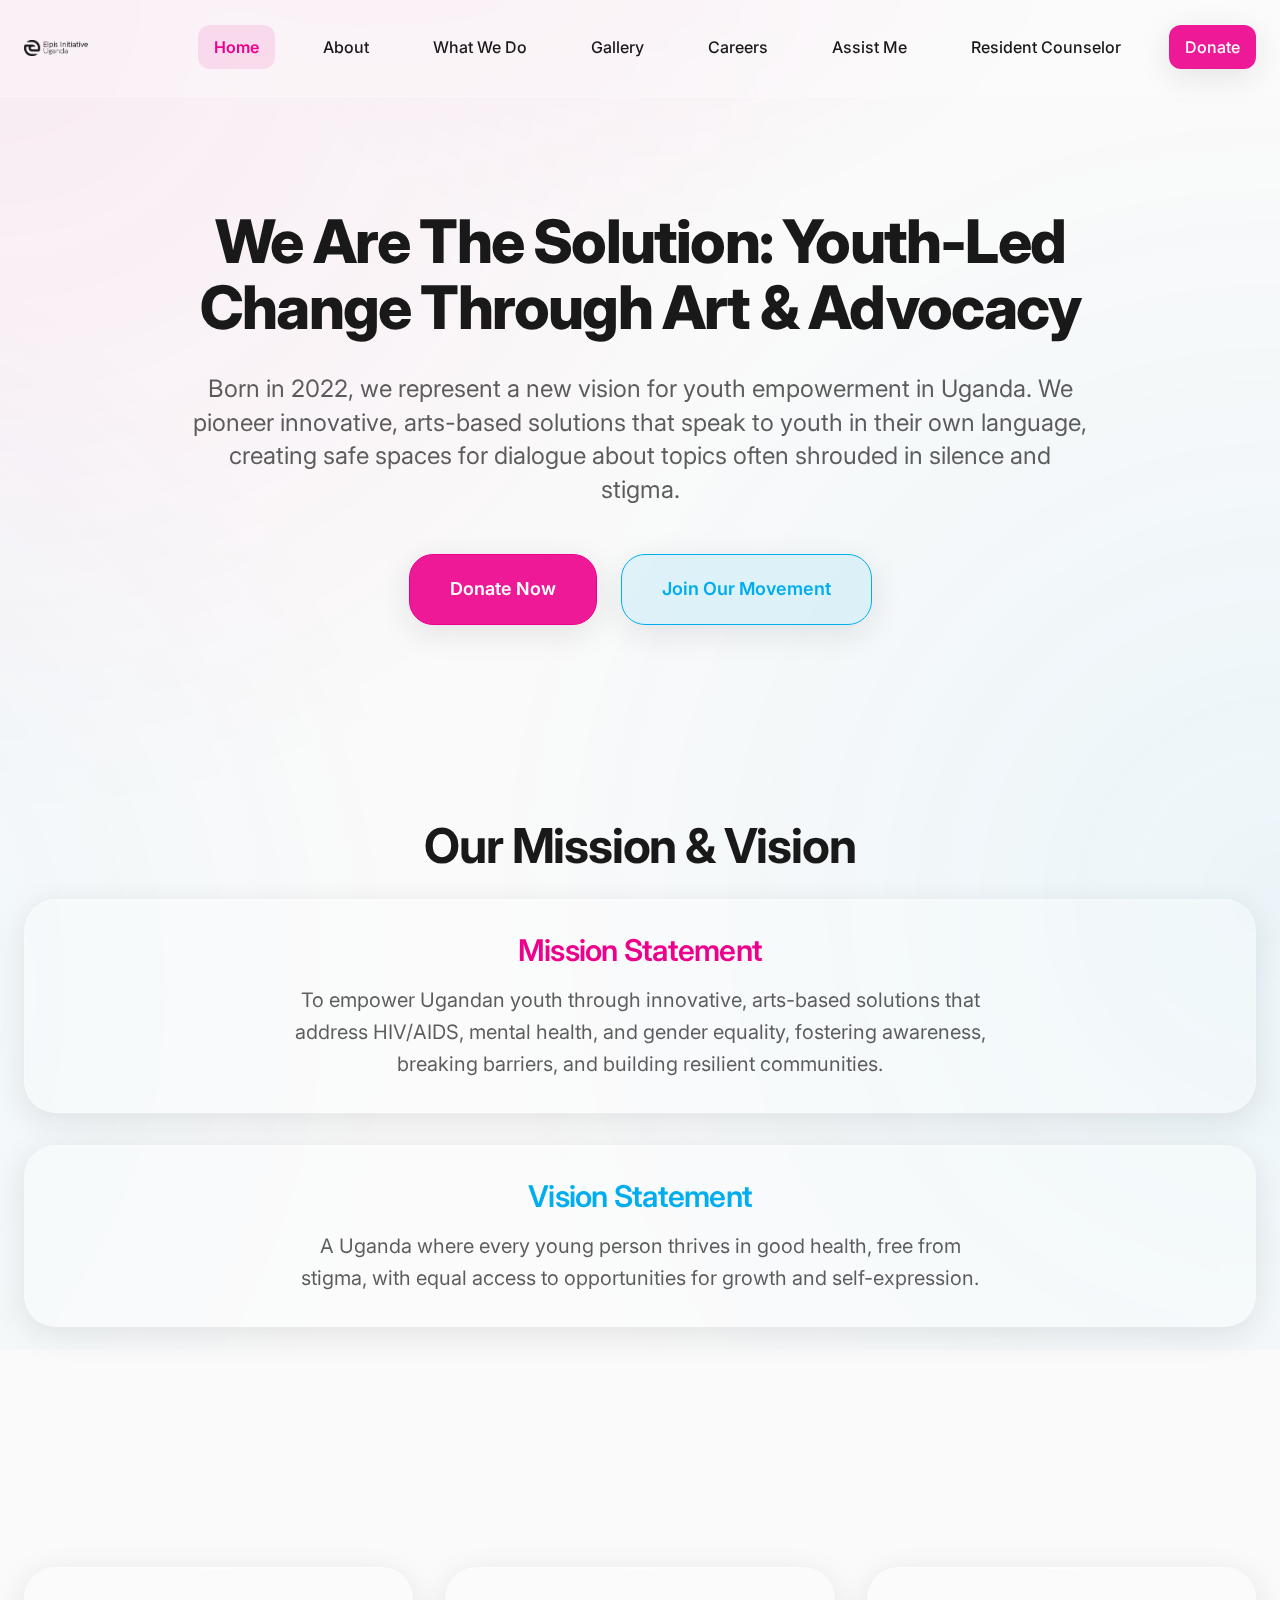
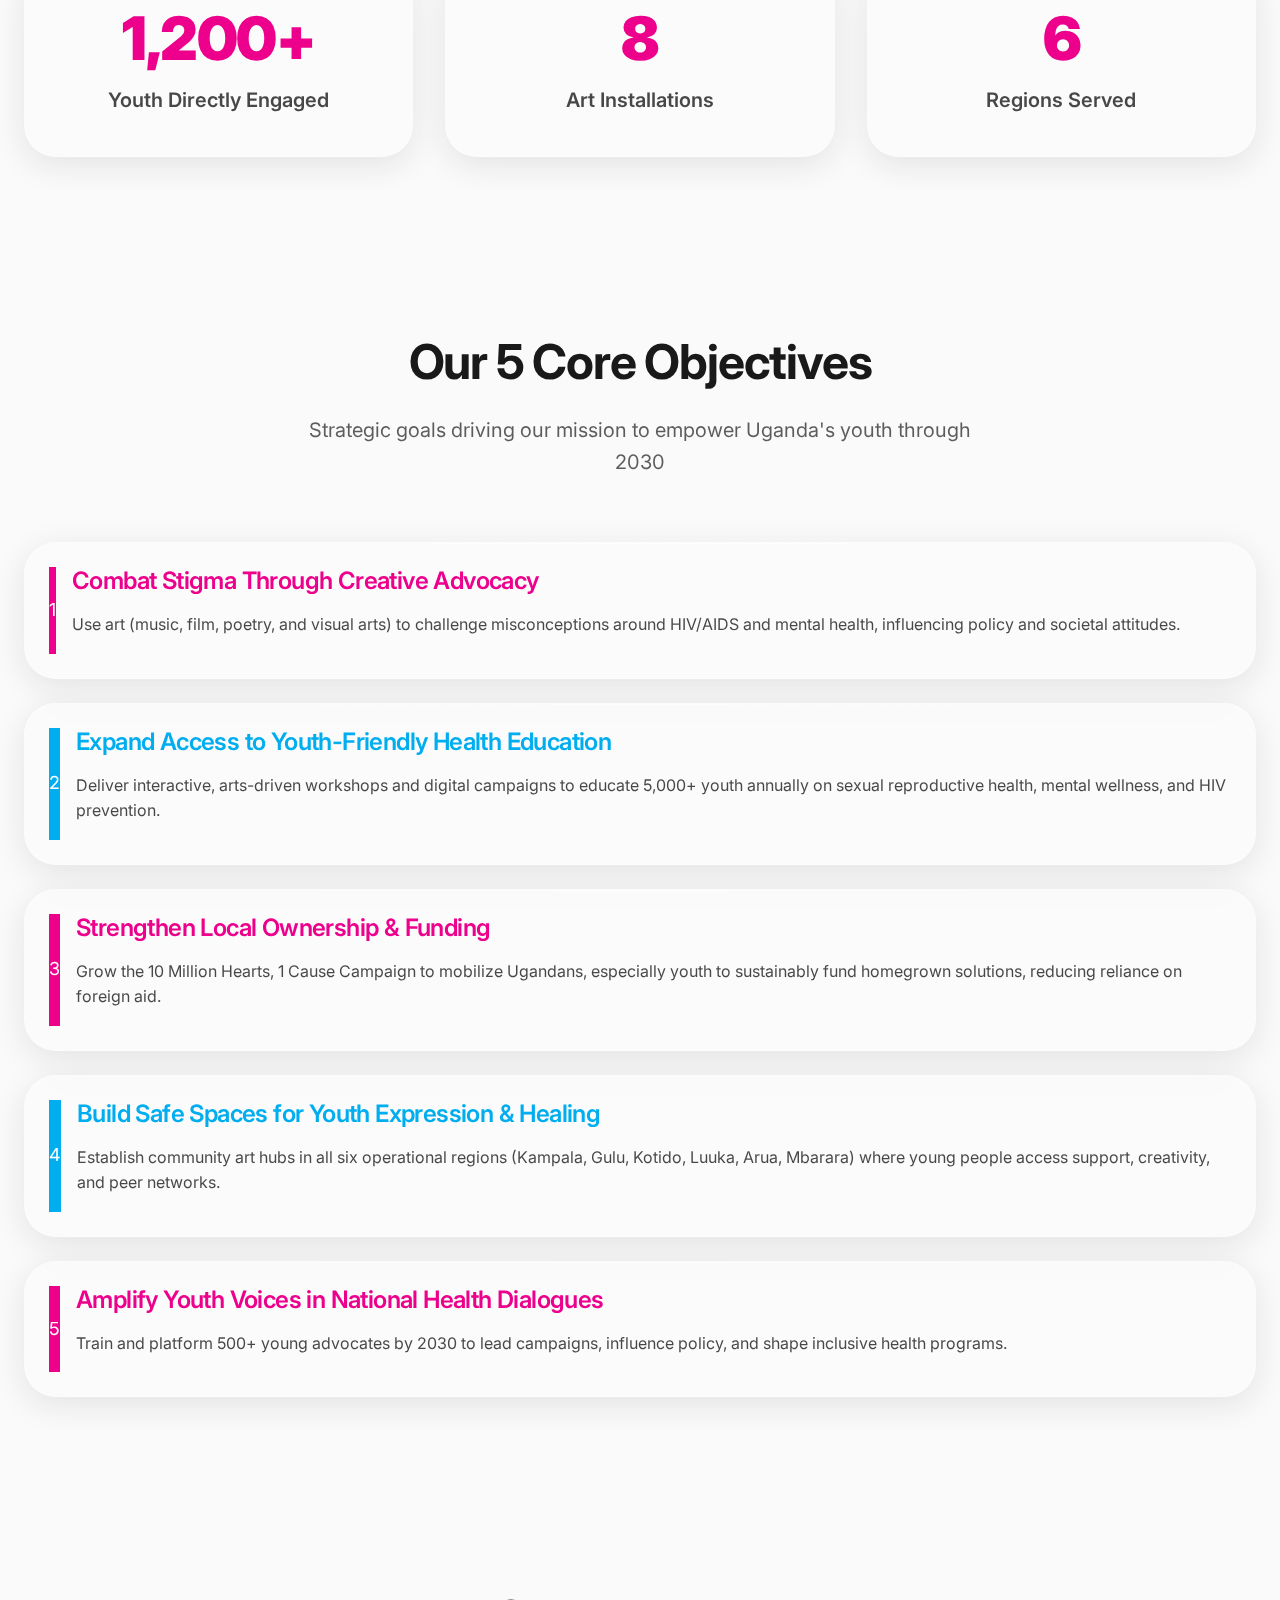
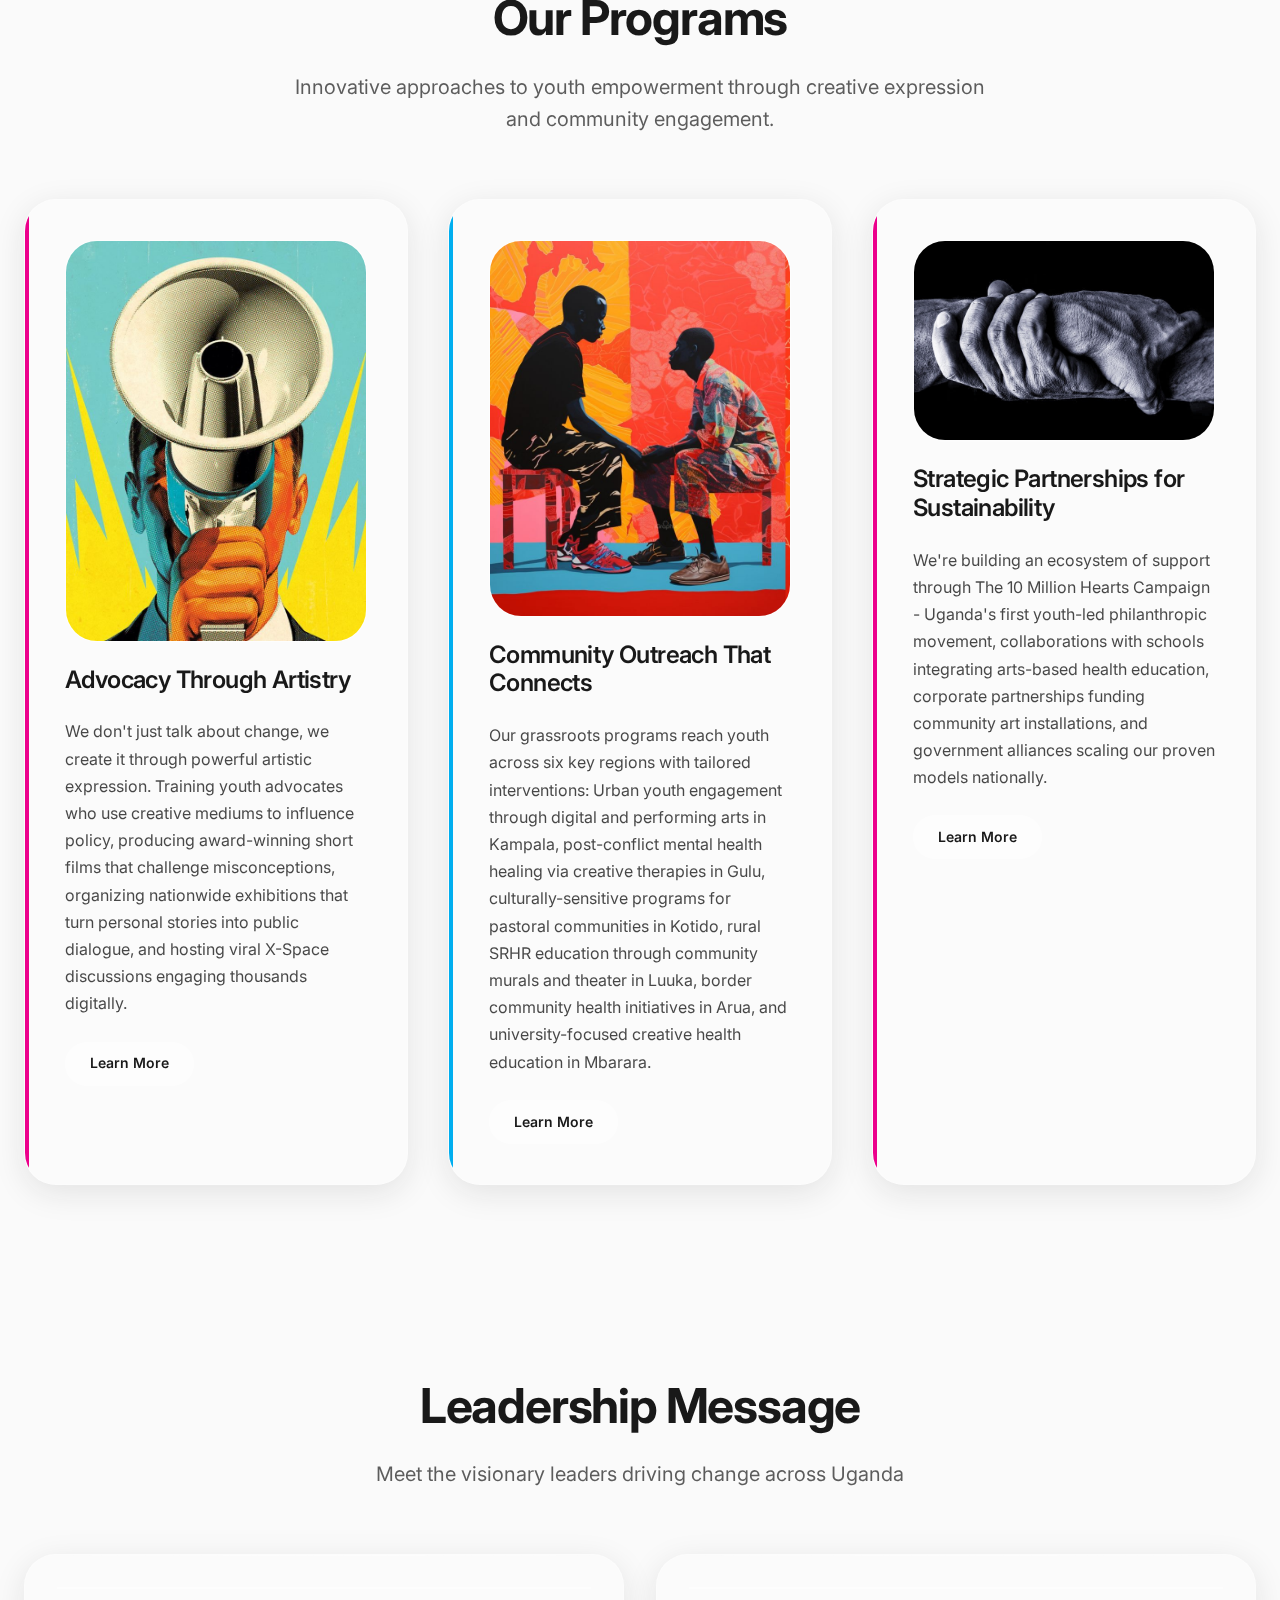
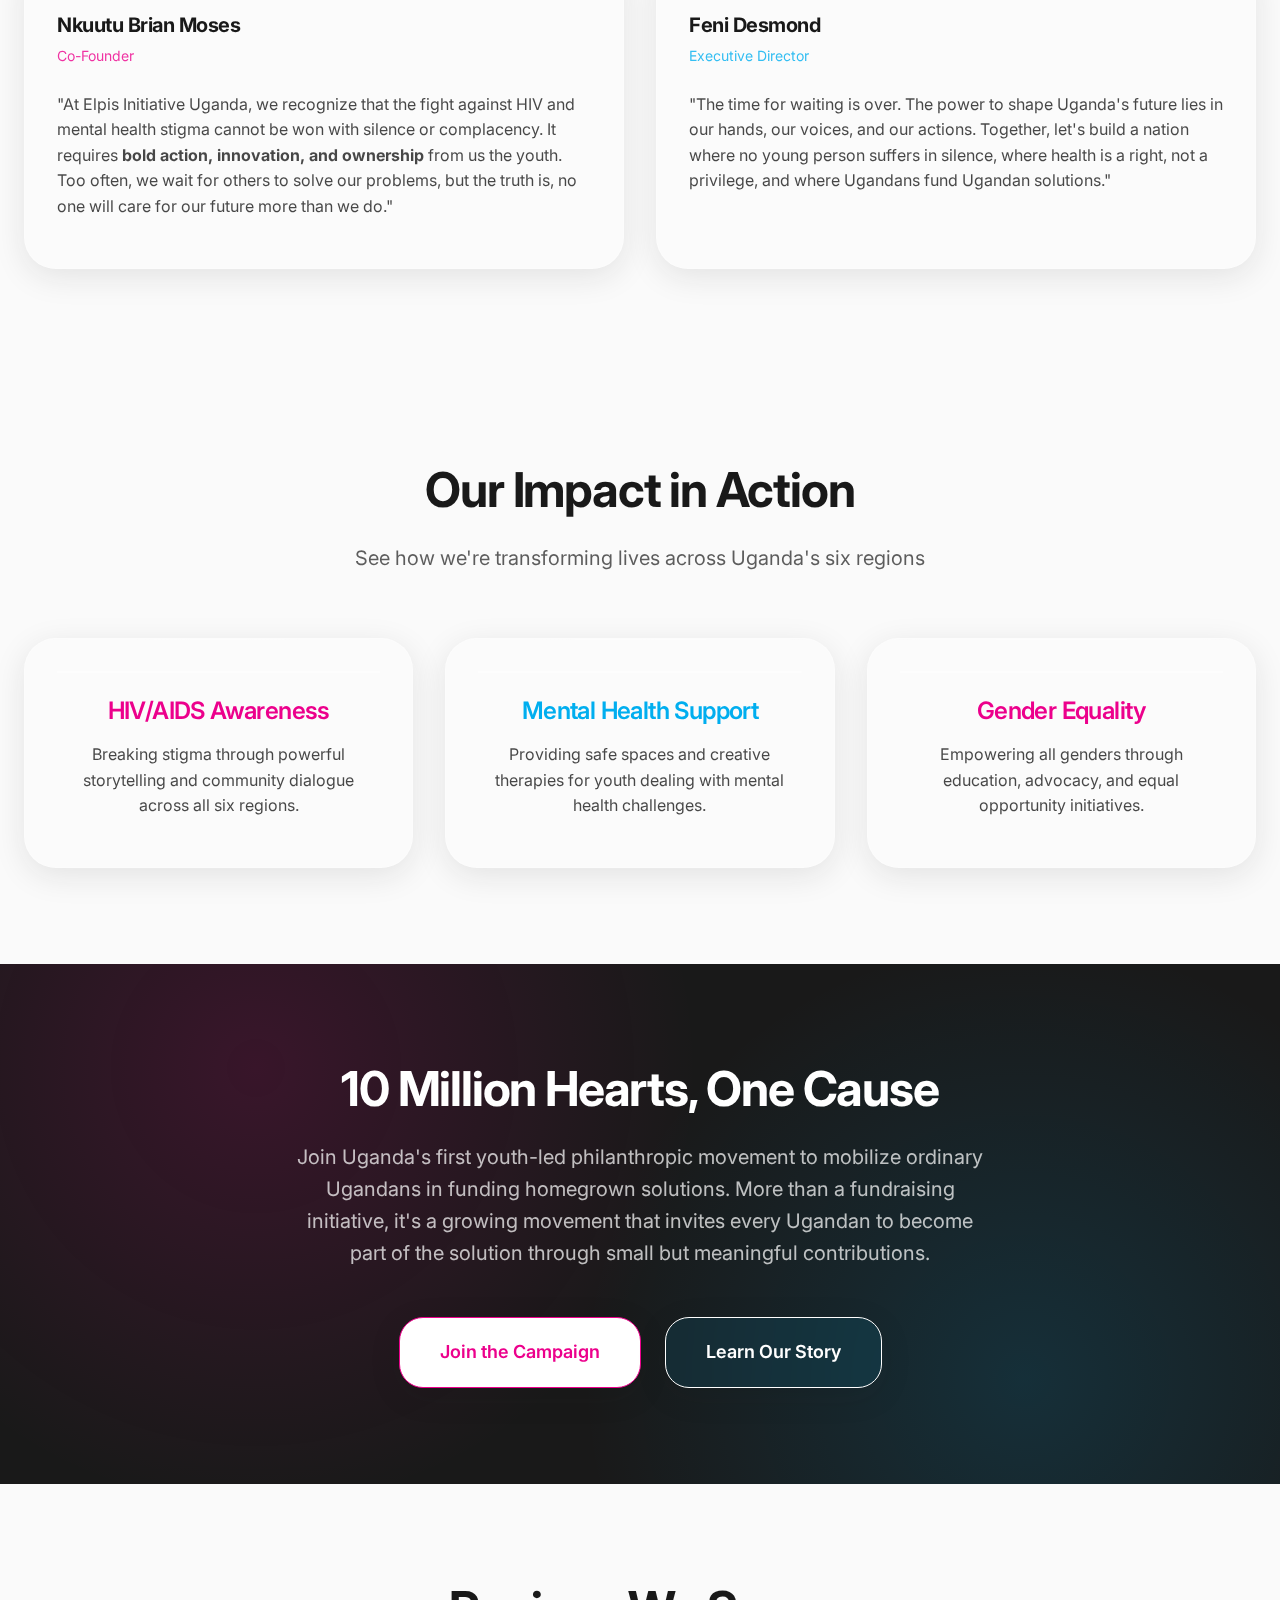
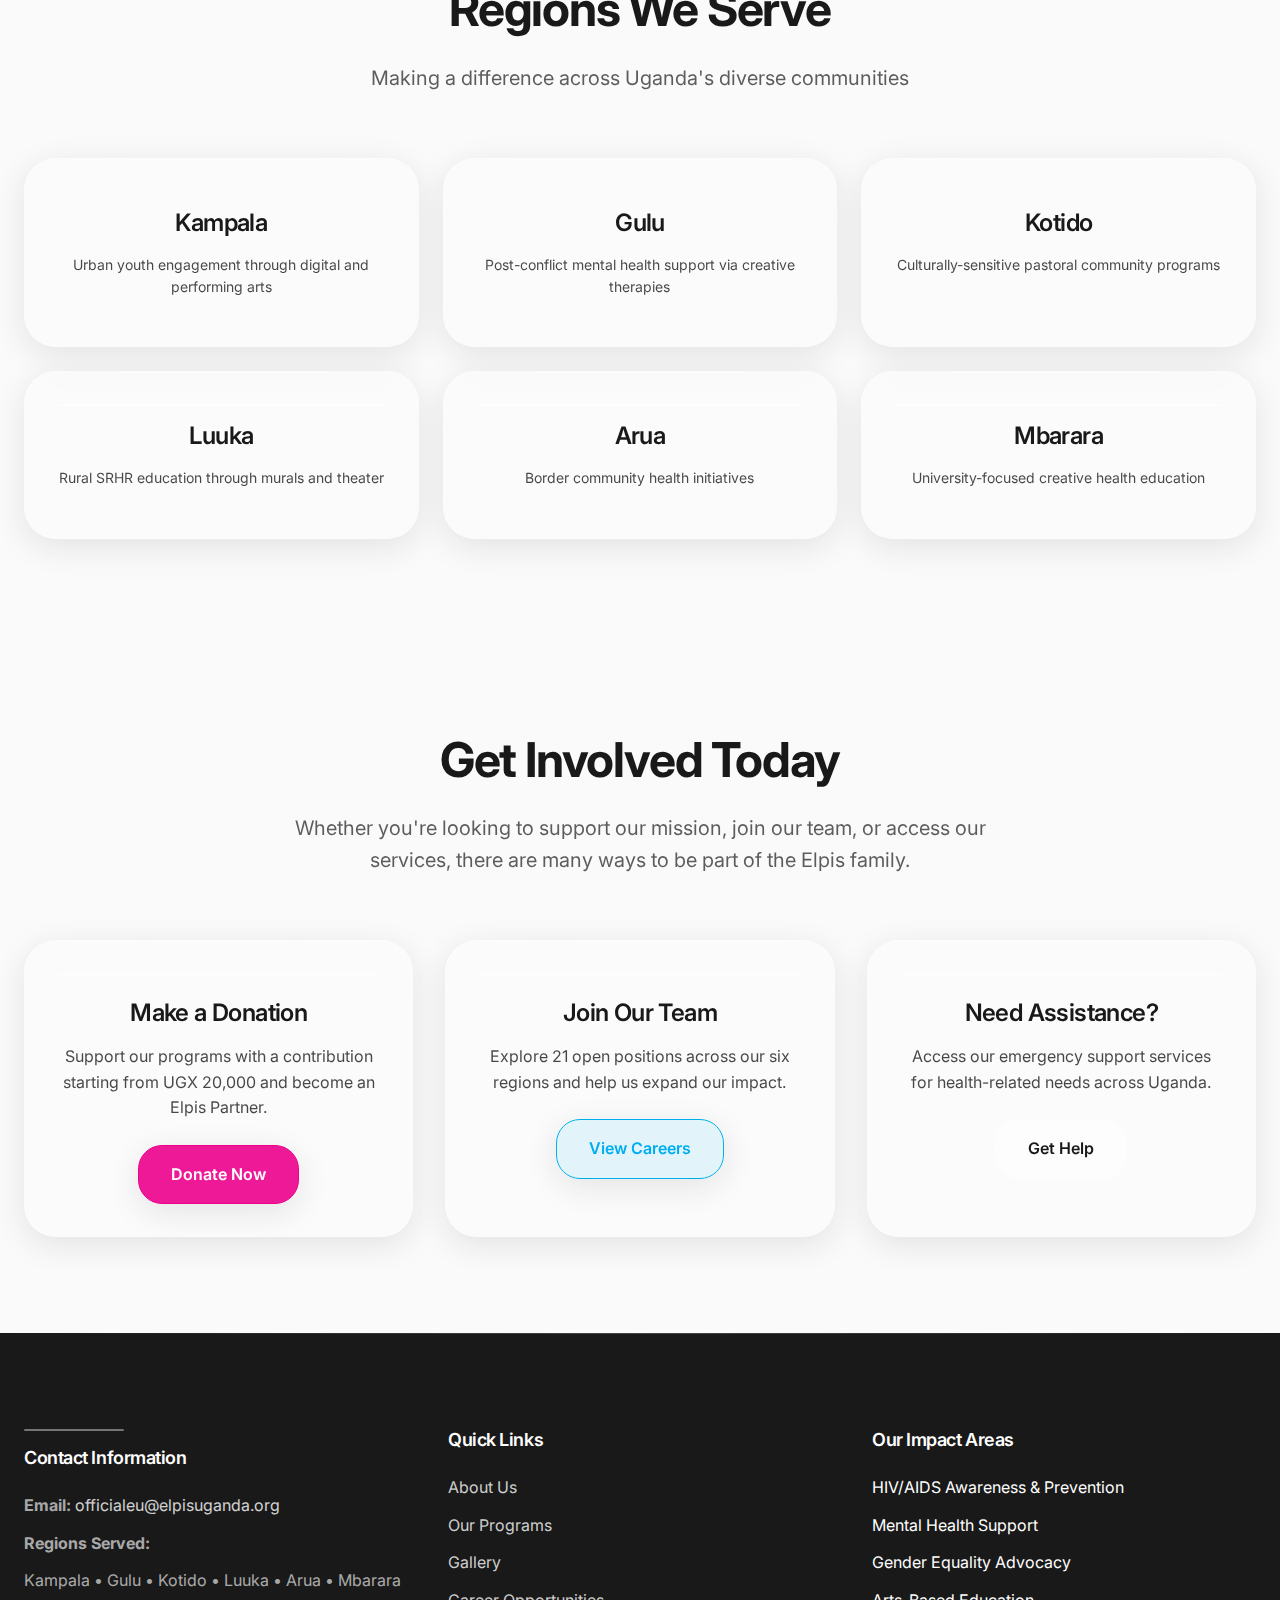
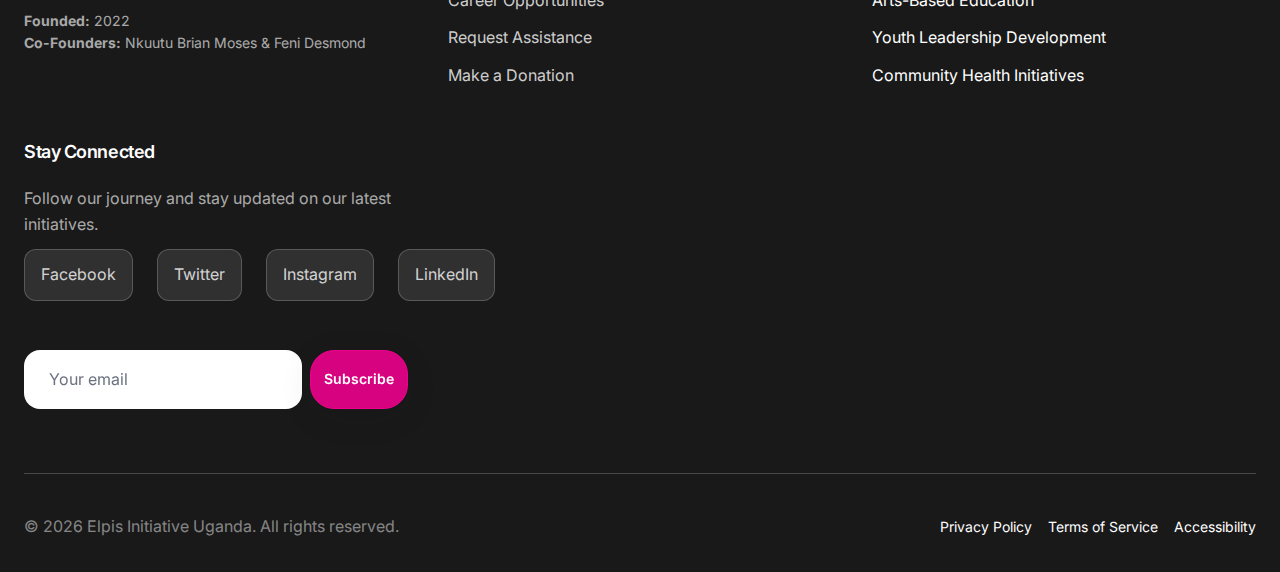
<file: index.html>
<!DOCTYPE html>
<html lang="en">
  <head>
    <meta charset="UTF-8" />
    <meta name="viewport" content="width=device-width, initial-scale=1.0" />
    <title>
      Elpis Initiative Uganda - Empowering Youth Through Art & Advocacy
    </title>
    <meta
      name="description"
      content="Youth-led nonprofit empowering Ugandan youth through innovative, arts-based solutions addressing HIV/AIDS, mental health, and gender equality across six regions."
    />
    <meta
      name="keywords"
      content="Uganda, youth empowerment, HIV/AIDS awareness, mental health, gender equality, arts advocacy, nonprofit"
    />
    <meta name="author" content="Elpis Initiative Uganda" />

    <!-- Open Graph Meta Tags -->
    <meta
      property="og:title"
      content="Elpis Initiative Uganda - Empowering Youth Through Art & Advocacy"
    />
    <meta
      property="og:description"
      content="Youth-led nonprofit empowering Ugandan youth through innovative, arts-based solutions addressing HIV/AIDS, mental health, and gender equality."
    />
    <meta property="og:type" content="website" />
    <meta property="og:url" content="https://elpisuganda.org" />
    <meta property="og:image" content="docs/EIU Black Slogan.png" />

    <!-- Twitter Card Meta Tags -->
    <meta name="twitter:card" content="summary_large_image" />
    <meta
      name="twitter:title"
      content="Elpis Initiative Uganda - Empowering Youth Through Art & Advocacy"
    />
    <meta
      name="twitter:description"
      content="Youth-led nonprofit empowering Ugandan youth through innovative, arts-based solutions addressing HIV/AIDS, mental health, and gender equality."
    />
    <meta name="twitter:image" content="docs/EIU White Slogan.png" />

    <!-- Favicon -->
    <link rel="icon" type="image/x-icon" href="EUI Black Logo.png" />
    <link rel="apple-touch-icon" sizes="180x180" href="EUI Black Logo.png" />

    <!-- Stylesheets -->
    <link rel="preconnect" href="https://fonts.googleapis.com" />
    <link rel="preconnect" href="https://fonts.gstatic.com" crossorigin />
    <link
      href="https://fonts.googleapis.com/css2?family=Inter:wght@400;500;600;700;800;900&display=swap"
      rel="stylesheet"
    />
    <link rel="stylesheet" href="styles.css" />

    <!-- Structured Data -->
    <script type="application/ld+json">
      {
        "@context": "https://schema.org",
        "@type": "Organization",
        "name": "Elpis Initiative Uganda",
        "description": "Youth-led nonprofit empowering Ugandan youth through innovative, arts-based solutions addressing HIV/AIDS, mental health, and gender equality.",
        "url": "https://elpisuganda.org",
        "logo": "EUI Black Logo.png",
        "contactPoint": {
          "@type": "ContactPoint",
          "email": "officialeu@elpisuganda.org",
          "contactType": "General Inquiries"
        },
        "areaServed": ["Kampala", "Gulu", "Kotido", "Luuka", "Arua", "Mbarara"],
        "foundingDate": "2022",
        "founders": [
          {
            "@type": "Person",
            "name": "Nkuutu Brian Moses"
          },
          {
            "@type": "Person",
            "name": "Feni Desmond"
          }
        ]
      }
    </script>
  </head>
  <body>
    <!-- Skip to main content for accessibility -->
    <a href="#main-content" class="sr-only">Skip to main content</a>

    <!-- Header -->
    <header class="header" role="banner">
      <nav class="nav" role="navigation" aria-label="Main navigation">
        <div class="container">
          <div class="nav-container">
            <a
              href="index.html"
              class="nav-logo"
              aria-label="Elpis Initiative Uganda Homepage"
            >
              <img
                src="EUI Black Logo.png"
                alt="Elpis Initiative Uganda"
                class="logo"
                width="64"
                height="64"
              />
            </a>

            <ul class="nav-menu" role="menubar">
              <li role="none">
                <a href="index.html" class="nav-link active" role="menuitem"
                  >Home</a
                >
              </li>
              <li role="none">
                <a href="about.html" class="nav-link" role="menuitem">About</a>
              </li>
              <li role="none">
                <a href="programs.html" class="nav-link" role="menuitem"
                  >What We Do</a
                >
              </li>
              <li role="none">
                <a href="gallery.html" class="nav-link" role="menuitem"
                  >Gallery</a
                >
              </li>
              <li role="none">
                <a href="careers.html" class="nav-link" role="menuitem"
                  >Careers</a
                >
              </li>
              <li role="none">
                <a href="assist.html" class="nav-link" role="menuitem"
                  >Assist Me</a
                >
              </li>
              <li role="none">
                <a href="resident-counselor.html" class="nav-link" role="menuitem"
                  >Resident Counselor</a
                >
              </li>
              <li role="none">
                <a
                  href="donate.html"
                  class="nav-link btn-primary"
                  role="menuitem"
                  >Donate</a
                >
              </li>
            </ul>

            <button
              class="hamburger"
              type="button"
              aria-label="Toggle navigation menu"
              aria-expanded="false"
              aria-controls="nav-menu"
            >
              <span></span>
              <span></span>
              <span></span>
            </button>
          </div>
        </div>
      </nav>
    </header>

    <!-- Main Content -->
    <main id="main-content" role="main">
      <!-- Hero Section -->
      <section class="hero" id="hero" aria-labelledby="hero-title">
        <div class="container">
          <div class="hero-content">
            <h1 id="hero-title" class="hero-title">
              We Are The Solution: Youth-Led Change Through Art & Advocacy
            </h1>
            <p class="hero-subtitle">
              Born in 2022, we represent a new vision for youth empowerment in
              Uganda. We pioneer innovative, arts-based solutions that speak to
              youth in their own language, creating safe spaces for dialogue
              about topics often shrouded in silence and stigma.
            </p>
            <div class="hero-buttons">
              <a
                href="donate.html"
                class="btn btn-primary btn-lg"
                aria-describedby="donate-description"
              >
                Donate Now
              </a>
              <a
                href="about.html"
                class="btn btn-secondary btn-lg"
                aria-describedby="join-description"
              >
                Join Our Movement
              </a>
            </div>
            <!-- Hidden descriptions for screen readers -->
            <div id="donate-description" class="sr-only">
              Support our mission with a donation to empower Ugandan youth
            </div>
            <div id="join-description" class="sr-only">
              Learn more about our organization and how to get involved
            </div>
          </div>
        </div>
      </section>

      <!-- Mission Section -->
      <section class="section" id="mission" aria-labelledby="mission-title">
        <div class="container">
          <div class="section-header">
            <h2 id="mission-title">Our Mission & Vision</h2>
            <div class="grid grid-1 gap-8 max-w-4xl mx-auto">
              <div class="glass-card text-center p-8">
                <h3 class="text-primary mb-4">Mission Statement</h3>
                <p class="text-lg">
                  To empower Ugandan youth through innovative, arts-based
                  solutions that address HIV/AIDS, mental health, and gender
                  equality, fostering awareness, breaking barriers, and building
                  resilient communities.
                </p>
              </div>
              <div class="glass-card text-center p-8">
                <h3 class="text-secondary mb-4">Vision Statement</h3>
                <p class="text-lg">
                  A Uganda where every young person thrives in good health, free
                  from stigma, with equal access to opportunities for growth and
                  self-expression.
                </p>
              </div>
            </div>
          </div>
        </div>
      </section>

      <!-- Impact Stats Section -->
      <section
        class="stats section-sm"
        id="impact"
        aria-labelledby="impact-title"
      >
        <div class="container">
          <h2 id="impact-title" class="sr-only">Our Impact Statistics</h2>
          <div class="stats-grid">
            <div class="stat-card" role="img" aria-labelledby="stat-youth">
              <h3 class="stat-number" id="stat-youth-number">1,200+</h3>
              <p class="stat-label" id="stat-youth">Youth Directly Engaged</p>
              <div class="sr-only">
                Over 1,200 young people have been directly engaged through our
                transformative programs
              </div>
            </div>
            <div
              class="stat-card"
              role="img"
              aria-labelledby="stat-installations"
            >
              <h3 class="stat-number" id="stat-installations-number">8</h3>
              <p class="stat-label" id="stat-installations">
                Art Installations
              </p>
              <div class="sr-only">
                We have created 8 permanent public art installations serving as
                ongoing education tools
              </div>
            </div>
            <div class="stat-card" role="img" aria-labelledby="stat-regions">
              <h3 class="stat-number" id="stat-regions-number">6</h3>
              <p class="stat-label" id="stat-regions">Regions Served</p>
              <div class="sr-only">
                We operate across 6 regions in Uganda: Kampala, Gulu, Kotido,
                Luuka, Arua, and Mbarara
              </div>
            </div>
          </div>
        </div>
      </section>

      <!-- Core Objectives Section -->
      <section
        class="section"
        style="background: rgba(255, 255, 255, 0.05)"
        id="objectives"
        aria-labelledby="objectives-title"
      >
        <div class="container">
          <div class="section-header">
            <h2 id="objectives-title">Our 5 Core Objectives</h2>
            <p>
              Strategic goals driving our mission to empower Uganda's youth
              through 2030
            </p>
          </div>
          <div class="grid grid-1 gap-6 max-w-4xl mx-auto">
            <div class="glass-card p-6">
              <div class="flex items-start gap-4">
                <div
                  class="w-12 h-12 bg-primary-pink rounded-full flex items-center justify-center text-white font-bold text-lg flex-shrink-0"
                >
                  1
                </div>
                <div>
                  <h4 class="text-primary mb-3">
                    Combat Stigma Through Creative Advocacy
                  </h4>
                  <p>
                    Use art (music, film, poetry, and visual arts) to challenge
                    misconceptions around HIV/AIDS and mental health,
                    influencing policy and societal attitudes.
                  </p>
                </div>
              </div>
            </div>

            <div class="glass-card p-6">
              <div class="flex items-start gap-4">
                <div
                  class="w-12 h-12 bg-primary-blue rounded-full flex items-center justify-center text-white font-bold text-lg flex-shrink-0"
                >
                  2
                </div>
                <div>
                  <h4 class="text-secondary mb-3">
                    Expand Access to Youth-Friendly Health Education
                  </h4>
                  <p>
                    Deliver interactive, arts-driven workshops and digital
                    campaigns to educate 5,000+ youth annually on sexual
                    reproductive health, mental wellness, and HIV prevention.
                  </p>
                </div>
              </div>
            </div>

            <div class="glass-card p-6">
              <div class="flex items-start gap-4">
                <div
                  class="w-12 h-12 bg-primary-pink rounded-full flex items-center justify-center text-white font-bold text-lg flex-shrink-0"
                >
                  3
                </div>
                <div>
                  <h4 class="text-primary mb-3">
                    Strengthen Local Ownership & Funding
                  </h4>
                  <p>
                    Grow the 10 Million Hearts, 1 Cause Campaign to mobilize
                    Ugandans, especially youth to sustainably fund homegrown
                    solutions, reducing reliance on foreign aid.
                  </p>
                </div>
              </div>
            </div>

            <div class="glass-card p-6">
              <div class="flex items-start gap-4">
                <div
                  class="w-12 h-12 bg-primary-blue rounded-full flex items-center justify-center text-white font-bold text-lg flex-shrink-0"
                >
                  4
                </div>
                <div>
                  <h4 class="text-secondary mb-3">
                    Build Safe Spaces for Youth Expression & Healing
                  </h4>
                  <p>
                    Establish community art hubs in all six operational regions
                    (Kampala, Gulu, Kotido, Luuka, Arua, Mbarara) where young
                    people access support, creativity, and peer networks.
                  </p>
                </div>
              </div>
            </div>

            <div class="glass-card p-6">
              <div class="flex items-start gap-4">
                <div
                  class="w-12 h-12 bg-primary-pink rounded-full flex items-center justify-center text-white font-bold text-lg flex-shrink-0"
                >
                  5
                </div>
                <div>
                  <h4 class="text-primary mb-3">
                    Amplify Youth Voices in National Health Dialogues
                  </h4>
                  <p>
                    Train and platform 500+ young advocates by 2030 to lead
                    campaigns, influence policy, and shape inclusive health
                    programs.
                  </p>
                </div>
              </div>
            </div>
          </div>
        </div>
      </section>

      <!-- Programs Overview Section -->
      <section class="section" id="programs" aria-labelledby="programs-title">
        <div class="container">
          <div class="section-header">
            <h2 id="programs-title">Our Programs</h2>
            <p>
              Innovative approaches to youth empowerment through creative
              expression and community engagement.
            </p>
          </div>
          <div class="programs-grid">
            <article class="program-card">
              <div class="image-container mb-6">
                <img
                  src="images/image (33).jpg"
                  alt="Youth creating art for advocacy"
                  loading="lazy"
                />
              </div>
              <h3>Advocacy Through Artistry</h3>
              <p>
                We don't just talk about change, we create it through powerful
                artistic expression. Training youth advocates who use creative
                mediums to influence policy, producing award-winning short films
                that challenge misconceptions, organizing nationwide exhibitions
                that turn personal stories into public dialogue, and hosting
                viral X-Space discussions engaging thousands digitally.
              </p>
              <a
                href="programs.html#creative-advocacy"
                class="btn btn-outline btn-sm mt-6"
                >Learn More</a
              >
            </article>

            <article class="program-card">
              <div class="image-container mb-6">
                <img
                  src="images/image (32).jpg"
                  alt="Community engagement activities"
                  loading="lazy"
                />
              </div>
              <h3>Community Outreach That Connects</h3>
              <p>
                Our grassroots programs reach youth across six key regions with
                tailored interventions: Urban youth engagement through digital
                and performing arts in Kampala, post-conflict mental health
                healing via creative therapies in Gulu, culturally-sensitive
                programs for pastoral communities in Kotido, rural SRHR
                education through community murals and theater in Luuka, border
                community health initiatives in Arua, and university-focused
                creative health education in Mbarara.
              </p>
              <a
                href="programs.html#community-outreach"
                class="btn btn-outline btn-sm mt-6"
                >Learn More</a
              >
            </article>

            <article class="program-card">
              <div class="image-container mb-6">
                <img
                  src="images/image (31).jpg"
                  alt="Partnership collaboration meeting"
                  loading="lazy"
                />
              </div>
              <h3>Strategic Partnerships for Sustainability</h3>
              <p>
                We're building an ecosystem of support through The 10 Million
                Hearts Campaign - Uganda's first youth-led philanthropic
                movement, collaborations with schools integrating arts-based
                health education, corporate partnerships funding community art
                installations, and government alliances scaling our proven
                models nationally.
              </p>
              <a
                href="programs.html#strategic-partnerships"
                class="btn btn-outline btn-sm mt-6"
                >Learn More</a
              >
            </article>
          </div>
        </div>
      </section>

      <!-- Leadership Spotlight -->
      <section
        class="section"
        id="leadership"
        aria-labelledby="leadership-title"
      >
        <div class="container">
          <div class="section-header">
            <h2 id="leadership-title">Leadership Message</h2>
            <p>Meet the visionary leaders driving change across Uganda</p>
          </div>
          <div class="grid grid-2 gap-8">
            <article class="glass-card">
              <div class="image-container mb-6">
                <img
                  src="images/image (3).jpg"
                  alt="Nkuutu Brian Moses, Co-Founder"
                  loading="lazy"
                />
              </div>
              <div class="card-header">
                <h3 class="card-title">Nkuutu Brian Moses</h3>
                <p class="text-sm text-primary">Co-Founder</p>
              </div>
              <div class="card-content">
                <p>
                  "At Elpis Initiative Uganda, we recognize that the fight
                  against HIV and mental health stigma cannot be won with
                  silence or complacency. It requires
                  <strong>bold action, innovation, and ownership</strong> from
                  us the youth. Too often, we wait for others to solve our
                  problems, but the truth is, no one will care for our future
                  more than we do."
                </p>
              </div>
            </article>

            <article class="glass-card">
              <div class="image-container mb-6">
                <img
                  src="images/image (1).jpg"
                  alt="Feni Desmond, Executive Director"
                  loading="lazy"
                />
              </div>
              <div class="card-header">
                <h3 class="card-title">Feni Desmond</h3>
                <p class="text-sm text-secondary">Executive Director</p>
              </div>
              <div class="card-content">
                <p>
                  "The time for waiting is over. The power to shape Uganda's
                  future lies in our hands, our voices, and our actions.
                  Together, let's build a nation where no young person suffers
                  in silence, where health is a right, not a privilege, and
                  where Ugandans fund Ugandan solutions."
                </p>
              </div>
            </article>
          </div>
        </div>
      </section>

      <!-- Impact Showcase -->
      <section
        class="section"
        style="background: rgba(255, 255, 255, 0.05)"
        id="impact-showcase"
        aria-labelledby="impact-showcase-title"
      >
        <div class="container">
          <div class="section-header">
            <h2 id="impact-showcase-title">Our Impact in Action</h2>
            <p>See how we're transforming lives across Uganda's six regions</p>
          </div>
          <div class="grid grid-3 gap-8">
            <div class="glass-card text-center">
              <div class="image-container mb-6">
                <img
                  src="images/image (22).jpg"
                  alt="HIV/AIDS awareness campaign"
                  loading="lazy"
                />
              </div>
              <h4 class="text-primary mb-4">HIV/AIDS Awareness</h4>
              <p>
                Breaking stigma through powerful storytelling and community
                dialogue across all six regions.
              </p>
            </div>

            <div class="glass-card text-center">
              <div class="image-container mb-6">
                <img
                  src="images/image (22).jpg"
                  alt="Mental health support sessions"
                  loading="lazy"
                />
              </div>
              <h4 class="text-secondary mb-4">Mental Health Support</h4>
              <p>
                Providing safe spaces and creative therapies for youth dealing
                with mental health challenges.
              </p>
            </div>

            <div class="glass-card text-center">
              <div class="image-container mb-6">
                <img
                  src="images/image (23).jpg"
                  alt="Gender equality workshops"
                  loading="lazy"
                />
              </div>
              <h4 class="text-primary mb-4">Gender Equality</h4>
              <p>
                Empowering all genders through education, advocacy, and equal
                opportunity initiatives.
              </p>
            </div>
          </div>
        </div>
      </section>

      <!-- Campaign Highlight Section -->
      <section
        class="campaign-highlight"
        id="campaign"
        aria-labelledby="campaign-title"
      >
        <div class="container">
          <div class="campaign-content">
            <h2 id="campaign-title">10 Million Hearts, One Cause</h2>
            <p>
              Join Uganda's first youth-led philanthropic movement to mobilize
              ordinary Ugandans in funding homegrown solutions. More than a
              fundraising initiative, it's a growing movement that invites every
              Ugandan to become part of the solution through small but
              meaningful contributions.
            </p>
            <div class="flex gap-6 justify-center mt-8">
              <a
                href="donate.html"
                class="btn btn-primary btn-lg"
                style="
                  background-color: var(--white);
                  color: var(--primary-pink);
                "
              >
                Join the Campaign
              </a>
              <a
                href="about.html"
                class="btn btn-secondary btn-lg"
                style="border-color: var(--white); color: var(--white)"
              >
                Learn Our Story
              </a>
            </div>
          </div>
        </div>
      </section>

      <!-- Regions We Serve -->
      <section class="section" id="regions" aria-labelledby="regions-title">
        <div class="container">
          <div class="section-header">
            <h2 id="regions-title">Regions We Serve</h2>
            <p>Making a difference across Uganda's diverse communities</p>
          </div>
          <div class="grid grid-3 gap-6">
            <div class="glass-card text-center">
              <div class="image-container mb-4">
                <img
                  src="images/image (24).jpg"
                  alt="Kampala urban programs"
                  loading="lazy"
                />
              </div>
              <h4>Kampala</h4>
              <p class="text-sm">
                Urban youth engagement through digital and performing arts
              </p>
            </div>

            <div class="glass-card text-center">
              <div class="image-container mb-4">
                <img
                  src="images/image (25).jpg"
                  alt="Gulu post-conflict programs"
                  loading="lazy"
                />
              </div>
              <h4>Gulu</h4>
              <p class="text-sm">
                Post-conflict mental health support via creative therapies
              </p>
            </div>

            <div class="glass-card text-center">
              <div class="image-container mb-4">
                <img
                  src="https://placehold.co/300x180/ec008c/ffffff?text=Kotido"
                  alt="Kotido pastoral community programs"
                  loading="lazy"
                />
              </div>
              <h4>Kotido</h4>
              <p class="text-sm">
                Culturally-sensitive pastoral community programs
              </p>
            </div>

            <div class="glass-card text-center">
              <div class="image-container mb-4">
                <img
                  src="https://placehold.co/300x180/00aeef/ffffff?text=Luuka"
                  alt="Luuka rural education programs"
                  loading="lazy"
                />
              </div>
              <h4>Luuka</h4>
              <p class="text-sm">
                Rural SRHR education through murals and theater
              </p>
            </div>

            <div class="glass-card text-center">
              <div class="image-container mb-4">
                <img
                  src="https://placehold.co/300x180/ec008c/ffffff?text=Arua"
                  alt="Arua border community programs"
                  loading="lazy"
                />
              </div>
              <h4>Arua</h4>
              <p class="text-sm">Border community health initiatives</p>
            </div>

            <div class="glass-card text-center">
              <div class="image-container mb-4">
                <img
                  src="images/image (26).jpg"
                  alt="Mbarara university programs"
                  loading="lazy"
                />
              </div>
              <h4>Mbarara</h4>
              <p class="text-sm">
                University-focused creative health education
              </p>
            </div>
          </div>
        </div>
      </section>

      <!-- Call to Action Section -->
      <section class="section" id="get-involved" aria-labelledby="cta-title">
        <div class="container text-center">
          <div class="section-header">
            <h2 id="cta-title">Get Involved Today</h2>
            <p>
              Whether you're looking to support our mission, join our team, or
              access our services, there are many ways to be part of the Elpis
              family.
            </p>
          </div>
          <div class="grid grid-3 gap-8">
            <div class="glass-card text-center">
              <div class="image-container mb-6">
                <img
                  src="images/image (30).jpg"
                  alt="Make a donation"
                  loading="lazy"
                />
              </div>
              <h4>Make a Donation</h4>
              <p class="mb-6">
                Support our programs with a contribution starting from UGX
                20,000 and become an Elpis Partner.
              </p>
              <a href="donate.html" class="btn btn-primary">Donate Now</a>
            </div>

            <div class="glass-card text-center">
              <div class="image-container mb-6">
                <img
                  src="images/image (3).png"
                  alt="Join our team"
                  loading="lazy"
                />
              </div>
              <h4>Join Our Team</h4>
              <p class="mb-6">
                Explore 21 open positions across our six regions and help us
                expand our impact.
              </p>
              <a href="careers.html" class="btn btn-secondary">View Careers</a>
            </div>

            <div class="glass-card text-center">
              <div class="image-container mb-6">
                <img
                  src="images/image (21).jpg"
                  alt="Get assistance"
                  loading="lazy"
                />
              </div>
              <h4>Need Assistance?</h4>
              <p class="mb-6">
                Access our emergency support services for health-related needs
                across Uganda.
              </p>
              <a href="assist.html" class="btn btn-outline">Get Help</a>
            </div>
          </div>
        </div>
      </section>
    </main>

    <!-- Footer -->
    <footer class="footer" role="contentinfo">
      <div class="container">
        <div class="footer-content">
          <div class="footer-section">
            <div class="image-container mb-4" style="width: 100px">
              <img
                src="EUI White Logo.png"
                alt="Elpis Initiative Uganda Logo"
                loading="lazy"
              />
            </div>
            <h4>Contact Information</h4>
            <p>
              <strong>Email:</strong>
              <a href="mailto:officialeu@elpisuganda.org" class="text-white"
                >officialeu@elpisuganda.org</a
              >
            </p>
            <p><strong>Regions Served:</strong></p>
            <p>Kampala • Gulu • Kotido • Luuka • Arua • Mbarara</p>
            <p class="text-sm mt-4">
              <strong>Founded:</strong> 2022<br />
              <strong>Co-Founders:</strong> Nkuutu Brian Moses & Feni Desmond
            </p>
          </div>

          <div class="footer-section">
            <h4>Quick Links</h4>
            <nav aria-label="Footer navigation">
              <ul>
                <li><a href="about.html">About Us</a></li>
                <li><a href="programs.html">Our Programs</a></li>
                <li><a href="gallery.html">Gallery</a></li>
                <li><a href="careers.html">Career Opportunities</a></li>
                <li><a href="assist.html">Request Assistance</a></li>
                <li><a href="donate.html">Make a Donation</a></li>
              </ul>
            </nav>
          </div>

          <div class="footer-section">
            <h4>Our Impact Areas</h4>
            <ul>
              <li>HIV/AIDS Awareness & Prevention</li>
              <li>Mental Health Support</li>
              <li>Gender Equality Advocacy</li>
              <li>Arts-Based Education</li>
              <li>Youth Leadership Development</li>
              <li>Community Health Initiatives</li>
            </ul>
          </div>

          <div class="footer-section">
            <h4>Stay Connected</h4>
            <p class="mb-4">
              Follow our journey and stay updated on our latest initiatives.
            </p>
            <div class="social-links">
              <a href="#" aria-label="Follow us on Facebook" class="social-link"
                >Facebook</a
              >
              <a href="#" aria-label="Follow us on Twitter" class="social-link"
                >Twitter</a
              >
              <a
                href="#"
                aria-label="Follow us on Instagram"
                class="social-link"
                >Instagram</a
              >
              <a
                href="#"
                aria-label="Connect with us on LinkedIn"
                class="social-link"
                >LinkedIn</a
              >
            </div>

            <!-- Newsletter Signup -->
            <div class="mt-6">
              <h5 class="text-sm font-semibold mb-2">Newsletter</h5>
              <form class="flex gap-2" aria-label="Newsletter signup">
                <input
                  type="email"
                  placeholder="Your email"
                  class="form-input text-sm"
                  style="
                    min-height: 40px;
                    background: var(--white);
                    color: var(--charcoal);
                  "
                  aria-label="Email address for newsletter"
                  required
                />
                <button type="submit" class="btn btn-primary btn-sm">
                  Subscribe
                </button>
              </form>
            </div>
          </div>
        </div>

        <div class="footer-bottom">
          <div
            class="flex justify-between items-center gap-4"
            style="flex-wrap: wrap"
          >
            <p>
              &copy; <span id="copyright-year">2025</span> Elpis Initiative
              Uganda. All rights reserved.
            </p>
            <div class="flex gap-4 text-sm">
              <a href="#" class="text-white">Privacy Policy</a>
              <a href="#" class="text-white">Terms of Service</a>
              <a href="#" class="text-white">Accessibility</a>
            </div>
          </div>
        </div>
      </div>
    </footer>

    <!-- Back to Top Button -->
    <button
      id="back-to-top"
      class="back-to-top"
      aria-label="Back to top"
      title="Back to top"
      style="display: none"
    >
      ↑
    </button>

    <!-- Scripts -->
    <script src="script.js"></script>

    <!-- Back to top functionality -->
    <script>
      document.addEventListener("DOMContentLoaded", function () {
        const backToTopButton = document.getElementById("back-to-top");

        window.addEventListener("scroll", function () {
          if (window.scrollY > 300) {
            backToTopButton.style.display = "flex";
          } else {
            backToTopButton.style.display = "none";
          }
        });

        backToTopButton.addEventListener("click", function () {
          window.scrollTo({
            top: 0,
            behavior: "smooth",
          });
        });
      });
    </script>
  </body>
</html>
</file>
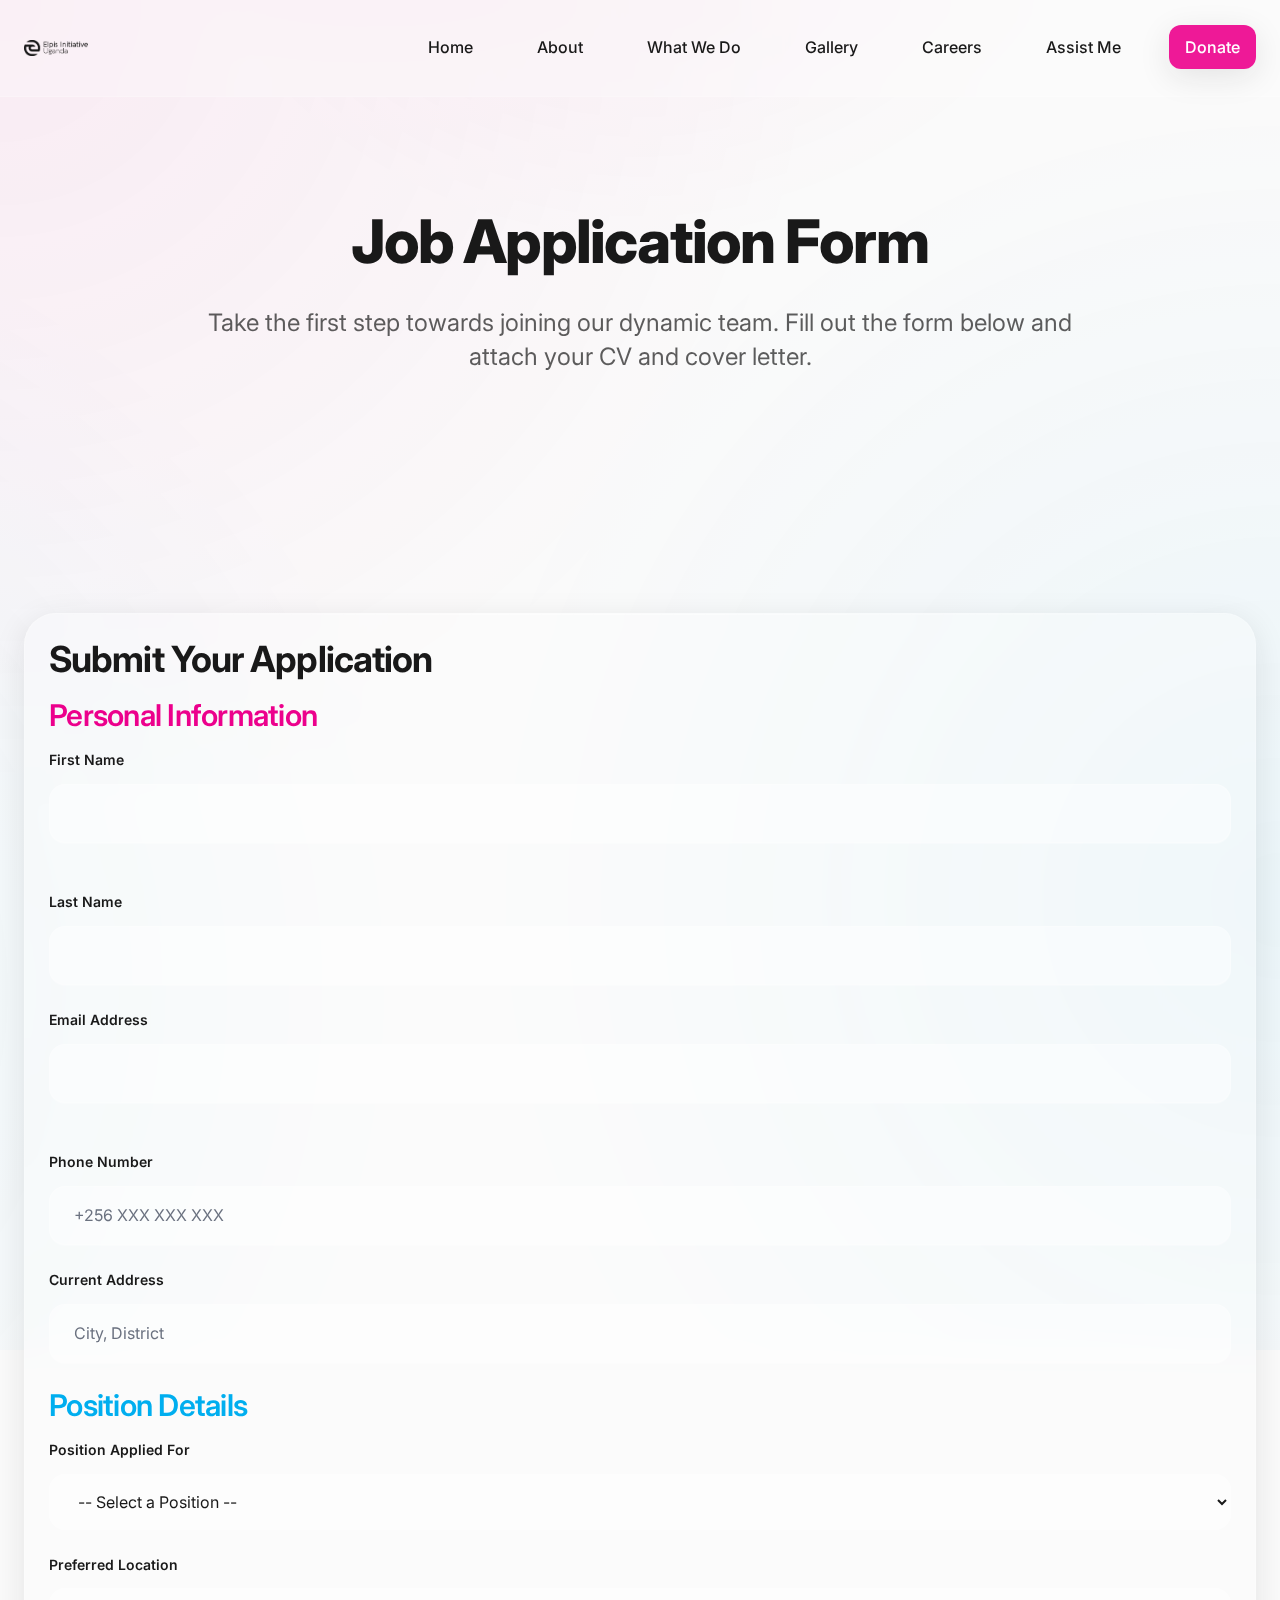
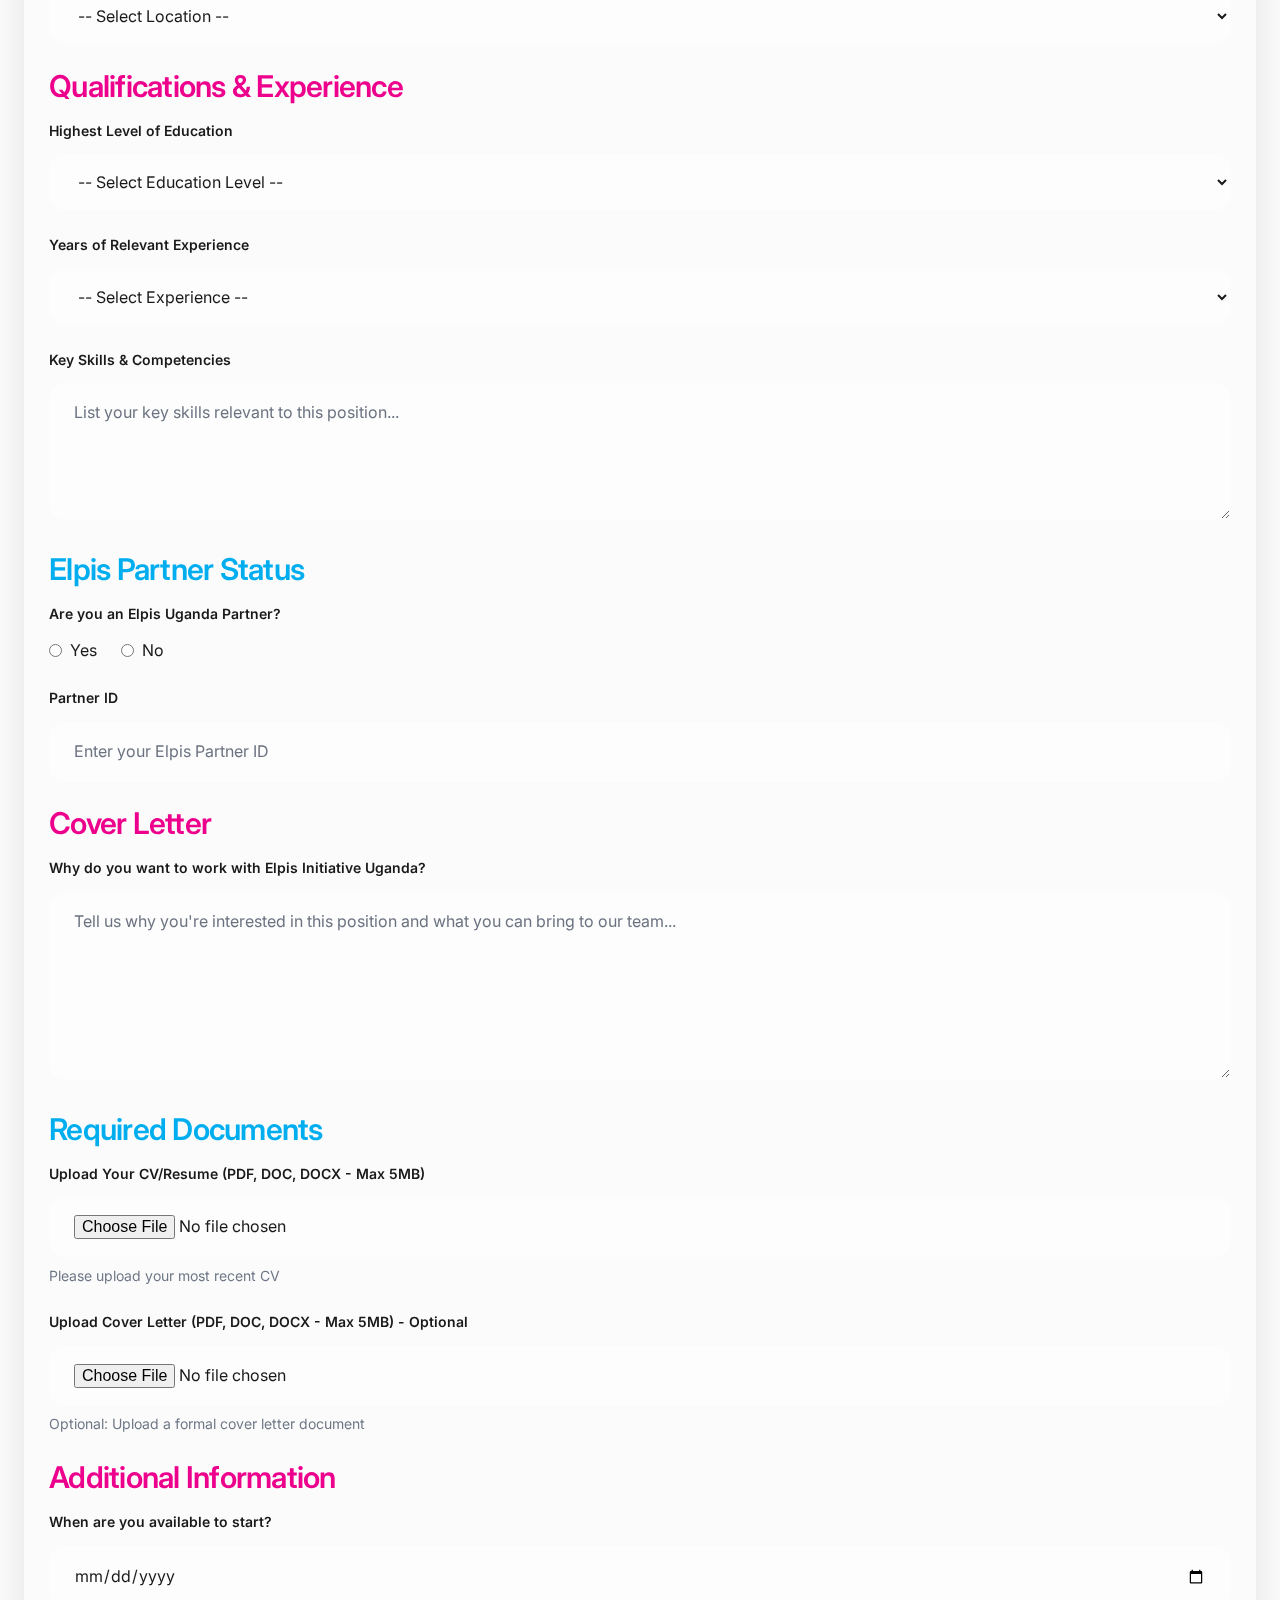
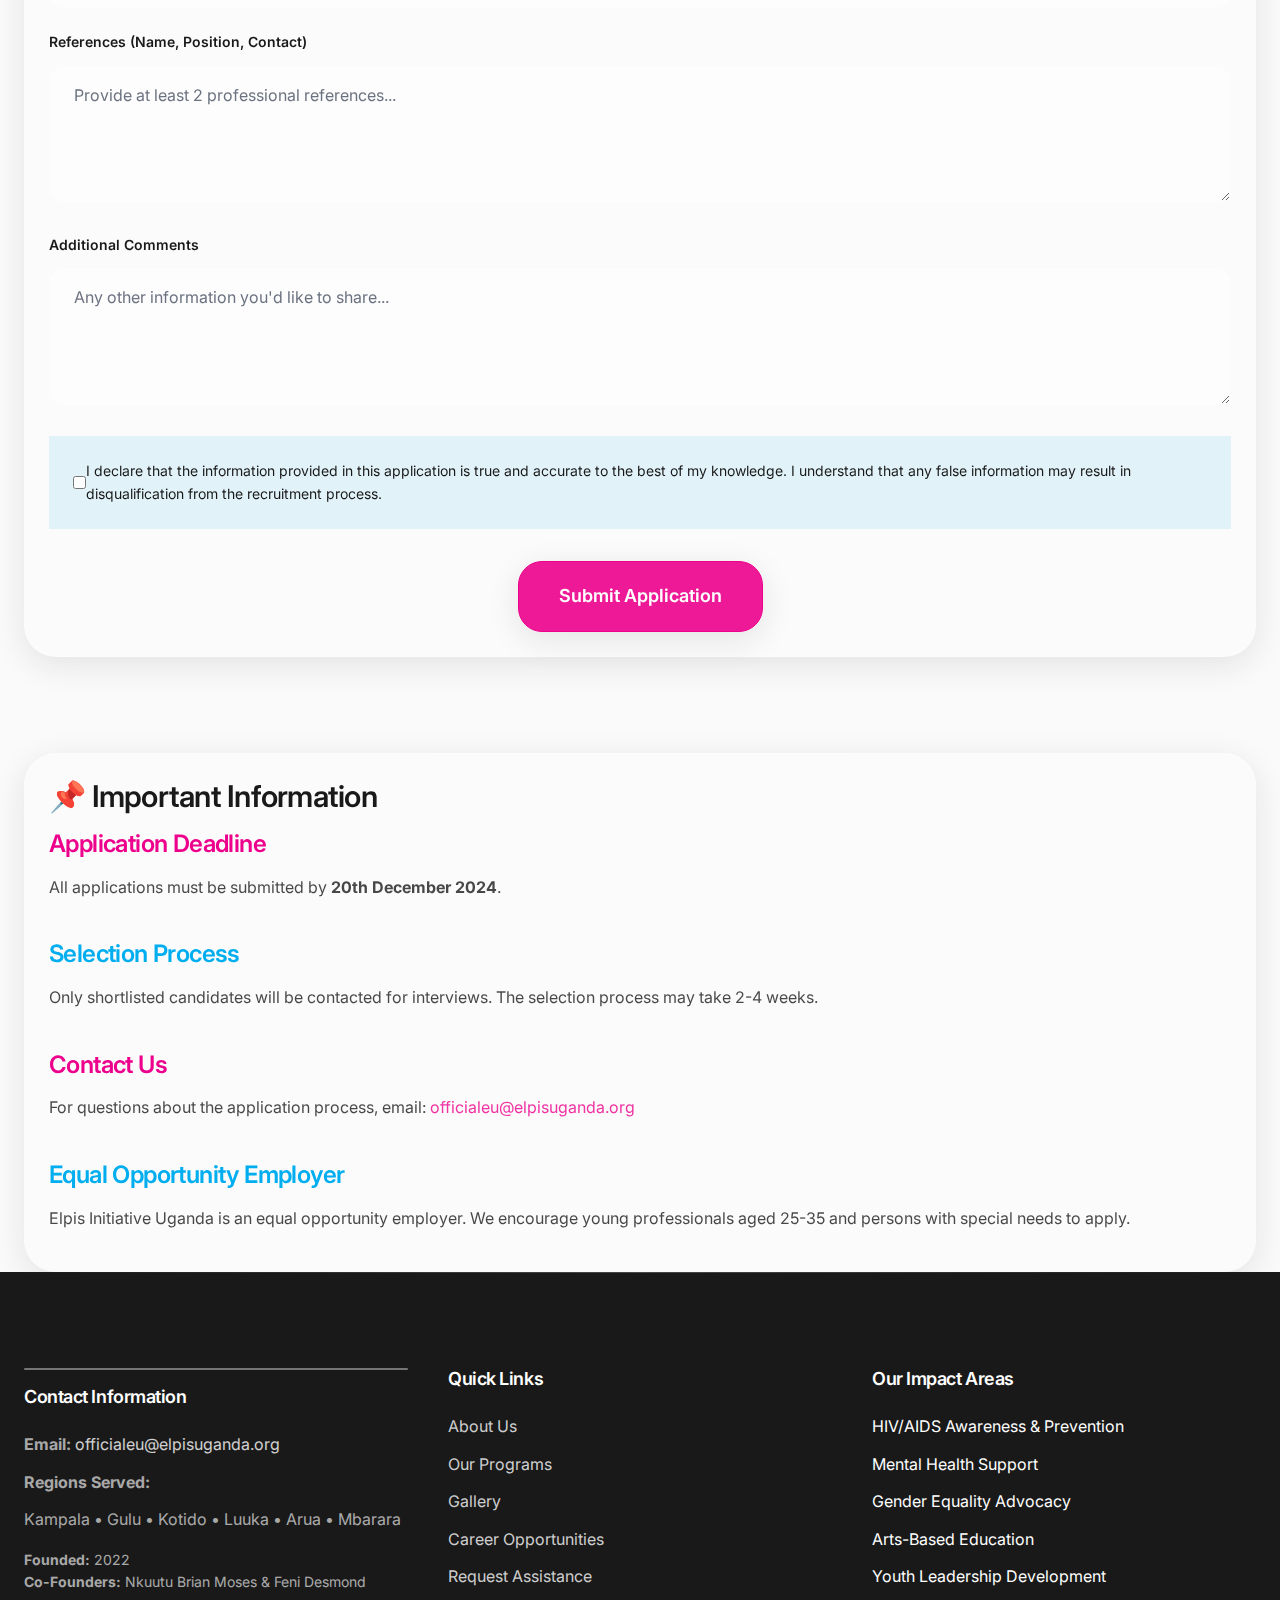
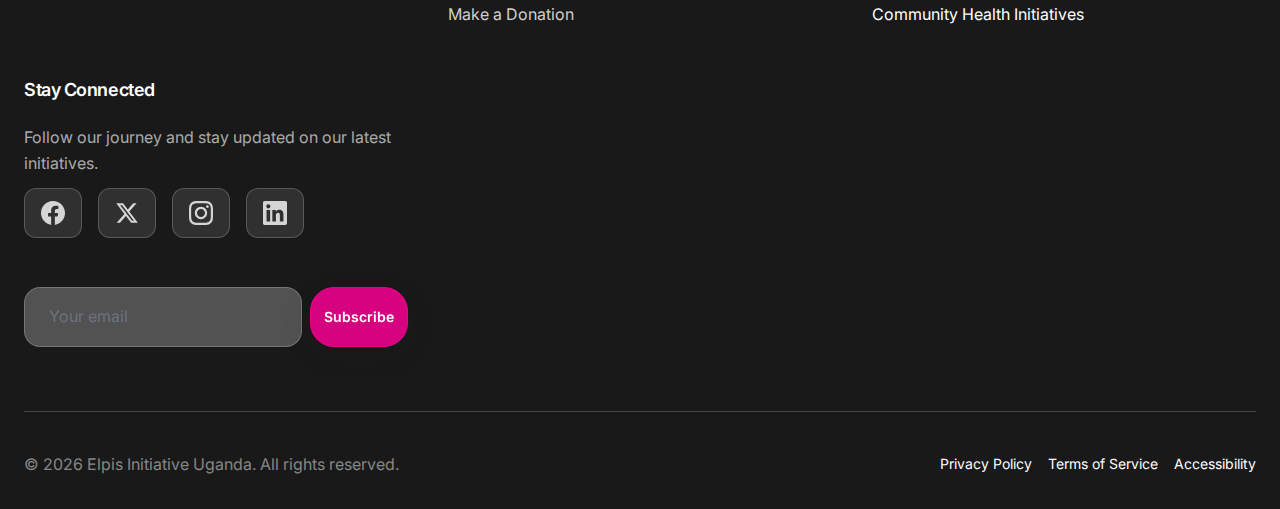
<file: apply.html>
<!DOCTYPE html>
<html lang="en">
  <head>
    <meta charset="UTF-8" />
    <meta name="viewport" content="width=device-width, initial-scale=1.0" />
    <title>Job Application Form | Elpis Initiative Uganda</title>
    <meta
      name="description"
      content="Apply for a position at Elpis Initiative Uganda. Submit your application and join our youth-led movement making a positive impact."
    />
    <meta
      name="keywords"
      content="job application, career application, Elpis Uganda jobs, NGO application form"
    />
    <meta name="author" content="Elpis Initiative Uganda" />

    <!-- Open Graph Meta Tags -->
    <meta
      property="og:title"
      content="Job Application Form | Elpis Initiative Uganda"
    />
    <meta
      property="og:description"
      content="Apply for a position at Elpis Initiative Uganda. Join our team making a difference."
    />
    <meta property="og:type" content="website" />
    <meta property="og:url" content="https://elpisuganda.org/apply.html" />
    <meta property="og:image" content="docs/EIU Black Slogan.png" />

    <!-- Favicon -->
    <link rel="icon" type="image/x-icon" href="EUI Black Logo.png" />
    <link rel="apple-touch-icon" sizes="180x180" href="EUI Black Logo.png" />

    <!-- Stylesheets -->
    <link rel="preconnect" href="https://fonts.googleapis.com" />
    <link rel="preconnect" href="https://fonts.gstatic.com" crossorigin />
    <link
      href="https://fonts.googleapis.com/css2?family=Inter:wght@400;500;600;700;800;900&display=swap"
      rel="stylesheet"
    />
    <link rel="stylesheet" href="styles.css" />
  </head>
  <body>
    <!-- Skip to main content for accessibility -->
    <a href="#main-content" class="sr-only">Skip to main content</a>

    <!-- Header -->
    <header class="header" role="banner">
      <nav class="nav" role="navigation" aria-label="Main navigation">
        <div class="container">
          <div class="nav-container">
            <a
              href="index.html"
              class="nav-logo"
              aria-label="Elpis Initiative Uganda Homepage"
            >
              <img
                src="EUI Black Logo.png"
                alt="Elpis Initiative Uganda"
                class="logo"
                width="64"
                height="64"
              />
            </a>

            <ul class="nav-menu" role="menubar">
              <li role="none">
                <a href="index.html" class="nav-link" role="menuitem">Home</a>
              </li>
              <li role="none">
                <a href="about.html" class="nav-link" role="menuitem">About</a>
              </li>
              <li role="none">
                <a href="programs.html" class="nav-link" role="menuitem"
                  >What We Do</a
                >
              </li>
              <li role="none">
                <a href="gallery.html" class="nav-link" role="menuitem"
                  >Gallery</a
                >
              </li>
              <li role="none">
                <a href="careers.html" class="nav-link active" role="menuitem"
                  >Careers</a
                >
              </li>
              <li role="none">
                <a href="assist.html" class="nav-link" role="menuitem"
                  >Assist Me</a
                >
              </li>
              <li role="none">
                <a
                  href="donate.html"
                  class="nav-link btn-primary"
                  role="menuitem"
                  >Donate</a
                >
              </li>
            </ul>

            <button
              class="hamburger"
              type="button"
              aria-label="Toggle navigation menu"
              aria-expanded="false"
              aria-controls="nav-menu"
            >
              <span></span>
              <span></span>
              <span></span>
            </button>
          </div>
        </div>
      </nav>
    </header>

    <!-- Main Content -->
    <main id="main-content" role="main">
      <!-- Hero Section -->
      <section class="hero" id="hero" aria-labelledby="hero-title">
        <div class="container">
          <div class="hero-content">
            <h1 id="hero-title" class="hero-title">Job Application Form</h1>
            <p class="hero-subtitle">
              Take the first step towards joining our dynamic team. Fill out the
              form below and attach your CV and cover letter.
            </p>
          </div>
        </div>
      </section>

      <!-- Application Form Section -->
      <section class="section" id="application-form" aria-labelledby="form-title">
        <div class="container">
          <div class="max-w-4xl mx-auto">
            <div class="glass-card p-6">
              <h2 id="form-title" class="application-form-title">
                Submit Your Application
              </h2>

              <form id="job-application-form" class="form" novalidate>
                <!-- Personal Information -->
                <div class="form-section">
                  <h3 class="text-primary">
                    Personal Information
                  </h3>

                  <div class="grid grid-1 md:grid-2 gap-6">
                    <div class="form-group">
                      <label for="first-name" class="form-label required"
                        >First Name</label
                      >
                      <input
                        type="text"
                        id="first-name"
                        name="first-name"
                        class="form-input"
                        required
                        aria-required="true"
                      />
                      <span class="error-message" id="first-name-error"></span>
                    </div>

                    <div class="form-group">
                      <label for="last-name" class="form-label required"
                        >Last Name</label
                      >
                      <input
                        type="text"
                        id="last-name"
                        name="last-name"
                        class="form-input"
                        required
                        aria-required="true"
                      />
                      <span class="error-message" id="last-name-error"></span>
                    </div>
                  </div>

                  <div class="grid grid-1 md:grid-2 gap-6">
                    <div class="form-group">
                      <label for="email" class="form-label required">Email Address</label>
                      <input
                        type="email"
                        id="email"
                        name="email"
                        class="form-input"
                        required
                        aria-required="true"
                      />
                      <span class="error-message" id="email-error"></span>
                    </div>

                    <div class="form-group">
                      <label for="phone" class="form-label required"
                        >Phone Number</label
                      >
                      <input
                        type="tel"
                        id="phone"
                        name="phone"
                        class="form-input"
                        placeholder="+256 XXX XXX XXX"
                        required
                        aria-required="true"
                      />
                      <span class="error-message" id="phone-error"></span>
                    </div>
                  </div>

                  <div class="form-group">
                    <label for="address" class="form-label">Current Address</label>
                    <input
                      type="text"
                      id="address"
                      name="address"
                      class="form-input"
                      placeholder="City, District"
                    />
                  </div>
                </div>

                <!-- Position Information -->
                <div class="form-section">
                  <h3 class="text-secondary">
                    Position Details
                  </h3>

                  <div class="form-group">
                    <label for="position" class="form-label required"
                      >Position Applied For</label
                    >
                    <select
                      id="position"
                      name="position"
                      class="form-select"
                      required
                      aria-required="true"
                    >
                      <option value="">-- Select a Position --</option>
                      <optgroup label="Finance & Admin">
                        <option value="Regional Finance Officer">Regional Finance Officer</option>
                        <option value="Accountant">Accountant</option>
                        <option value="HR Assistant">HR Assistant</option>
                        <option value="Procurement Officer">Procurement Officer</option>
                        <option value="Logistics Officer">Logistics Officer</option>
                        <option value="Office Manager">Office Manager</option>
                        <option value="Front Desk Manager">Front Desk Manager</option>
                      </optgroup>
                      <optgroup label="Monitoring & Evaluation">
                        <option value="Regional Manager M&E">Regional Manager M&E</option>
                        <option value="M&E Assistant">M&E Assistant</option>
                        <option value="Data Entry Clerk">Data Entry Clerk</option>
                        <option value="Data Analyst">Data Analyst</option>
                      </optgroup>
                      <optgroup label="Programs & Operations">
                        <option value="Programs Officer">Programs Officer</option>
                        <option value="Project Coordinator">Project Coordinator</option>
                        <option value="Community Development Officers">Community Development Officers</option>
                        <option value="Training & Capacity Building Officer">Training & Capacity Building Officer</option>
                        <option value="Counsellors">Counsellors</option>
                        <option value="Drivers">Drivers</option>
                      </optgroup>
                      <optgroup label="Communications & Advocacy">
                        <option value="Public Relations Officer">Public Relations Officer</option>
                        <option value="Digital Content Manager">Digital Content Manager</option>
                        <option value="Social Media Assistants">Social Media Assistants</option>
                        <option value="Media & Outreach Coordinator">Media & Outreach Coordinator</option>
                        <option value="Videographer">Videographer</option>
                        <option value="Graphic Designers">Graphic Designers</option>
                      </optgroup>
                    </select>
                    <span class="error-message" id="position-error"></span>
                  </div>

                  <div class="form-group">
                    <label for="location-preference" class="form-label"
                      >Preferred Location</label
                    >
                    <select id="location-preference" name="location-preference" class="form-select">
                      <option value="">-- Select Location --</option>
                      <option value="Kampala">Kampala</option>
                      <option value="Gulu">Gulu</option>
                      <option value="Kotido">Kotido</option>
                      <option value="Luuka">Luuka</option>
                      <option value="Arua">Arua</option>
                      <option value="Mbarara">Mbarara</option>
                      <option value="Any">Any Location</option>
                    </select>
                  </div>
                </div>

                <!-- Qualifications -->
                <div class="form-section">
                  <h3 class="text-primary">
                    Qualifications & Experience
                  </h3>

                  <div class="form-group">
                    <label for="education" class="form-label required"
                      >Highest Level of Education</label
                    >
                    <select
                      id="education"
                      name="education"
                      class="form-select"
                      required
                      aria-required="true"
                    >
                      <option value="">-- Select Education Level --</option>
                      <option value="Certificate">Certificate</option>
                      <option value="Diploma">Diploma</option>
                      <option value="Degree">Bachelor's Degree</option>
                      <option value="Masters">Master's Degree</option>
                      <option value="PhD">PhD/Doctorate</option>
                    </select>
                    <span class="error-message" id="education-error"></span>
                  </div>

                  <div class="form-group">
                    <label for="experience" class="form-label required"
                      >Years of Relevant Experience</label
                    >
                    <select
                      id="experience"
                      name="experience"
                      class="form-select"
                      required
                      aria-required="true"
                    >
                      <option value="">-- Select Experience --</option>
                      <option value="0-1">0-1 years</option>
                      <option value="1-2">1-2 years</option>
                      <option value="2-4">2-4 years</option>
                      <option value="3-5">3-5 years</option>
                      <option value="5+">5+ years</option>
                    </select>
                    <span class="error-message" id="experience-error"></span>
                  </div>

                  <div class="form-group">
                    <label for="skills" class="form-label"
                      >Key Skills & Competencies</label
                    >
                    <textarea
                      id="skills"
                      name="skills"
                      class="form-textarea"
                      rows="4"
                      placeholder="List your key skills relevant to this position..."
                    ></textarea>
                  </div>
                </div>

                <!-- Elpis Partner Status -->
                <div class="form-section">
                  <h3 class="text-secondary">
                    Elpis Partner Status
                  </h3>

                  <div class="form-group">
                    <label class="form-label required">Are you an Elpis Uganda Partner?</label>
                    <div class="flex gap-6">
                      <label class="flex items-center gap-2">
                        <input
                          type="radio"
                          name="partner-status"
                          value="yes"
                          required
                          aria-required="true"
                        />
                        <span>Yes</span>
                      </label>
                      <label class="flex items-center gap-2">
                        <input
                          type="radio"
                          name="partner-status"
                          value="no"
                          required
                          aria-required="true"
                        />
                        <span>No</span>
                      </label>
                    </div>
                    <span class="error-message" id="partner-status-error"></span>
                  </div>

                  <div class="form-group partner-id-hidden" id="partner-id-group">
                    <label for="partner-id" class="form-label">Partner ID</label>
                    <input
                      type="text"
                      id="partner-id"
                      name="partner-id"
                      class="form-input"
                      placeholder="Enter your Elpis Partner ID"
                    />
                  </div>
                </div>

                <!-- Cover Letter -->
                <div class="form-section">
                  <h3 class="text-primary">
                    Cover Letter
                  </h3>

                  <div class="form-group">
                    <label for="cover-letter" class="form-label required"
                      >Why do you want to work with Elpis Initiative Uganda?</label
                    >
                    <textarea
                      id="cover-letter"
                      name="cover-letter"
                      class="form-textarea"
                      rows="6"
                      placeholder="Tell us why you're interested in this position and what you can bring to our team..."
                      required
                      aria-required="true"
                    ></textarea>
                    <span class="error-message" id="cover-letter-error"></span>
                  </div>
                </div>

                <!-- File Uploads -->
                <div class="form-section">
                  <h3 class="text-secondary">
                    Required Documents
                  </h3>

                  <div class="form-group">
                    <label for="cv-upload" class="form-label required"
                      >Upload Your CV/Resume (PDF, DOC, DOCX - Max 5MB)</label
                    >
                    <input
                      type="file"
                      id="cv-upload"
                      name="cv-upload"
                      class="form-input"
                      accept=".pdf,.doc,.docx"
                      required
                      aria-required="true"
                    />
                    <span class="error-message" id="cv-upload-error"></span>
                    <p class="text-sm text-gray-600 mt-2">
                      Please upload your most recent CV
                    </p>
                  </div>

                  <div class="form-group">
                    <label for="cover-letter-upload" class="form-label"
                      >Upload Cover Letter (PDF, DOC, DOCX - Max 5MB) - Optional</label
                    >
                    <input
                      type="file"
                      id="cover-letter-upload"
                      name="cover-letter-upload"
                      class="form-input"
                      accept=".pdf,.doc,.docx"
                    />
                    <p class="text-sm text-gray-600 mt-2">
                      Optional: Upload a formal cover letter document
                    </p>
                  </div>
                </div>

                <!-- Additional Information -->
                <div class="form-section">
                  <h3 class="text-primary">
                    Additional Information
                  </h3>

                  <div class="form-group">
                    <label for="availability" class="form-label"
                      >When are you available to start?</label
                    >
                    <input
                      type="date"
                      id="availability"
                      name="availability"
                      class="form-input"
                    />
                  </div>

                  <div class="form-group">
                    <label for="references" class="form-label"
                      >References (Name, Position, Contact)</label
                    >
                    <textarea
                      id="references"
                      name="references"
                      class="form-textarea"
                      rows="4"
                      placeholder="Provide at least 2 professional references..."
                    ></textarea>
                  </div>

                  <div class="form-group">
                    <label for="additional-info" class="form-label"
                      >Additional Comments</label
                    >
                    <textarea
                      id="additional-info"
                      name="additional-info"
                      class="form-textarea"
                      rows="4"
                      placeholder="Any other information you'd like to share..."
                    ></textarea>
                  </div>
                </div>

                <!-- Declaration -->
                <div class="form-section mb-8">
                  <div class="bg-primary-blue bg-opacity-10 p-6 rounded-lg">
                    <label class="flex items-start gap-3">
                      <input
                        type="checkbox"
                        id="declaration"
                        name="declaration"
                        class="mt-1"
                        required
                        aria-required="true"
                      />
                      <span class="text-sm">
                        I declare that the information provided in this application is
                        true and accurate to the best of my knowledge. I understand
                        that any false information may result in disqualification from
                        the recruitment process.
                      </span>
                    </label>
                    <span class="error-message" id="declaration-error"></span>
                  </div>
                </div>

                <!-- Submit Button -->
                <div class="text-center">
                  <button type="submit" class="btn btn-primary btn-lg">
                    Submit Application
                  </button>
                </div>
              </form>
            </div>
          </div>
        </div>
      </section>

      <!-- Important Notes Section -->
      <section class="info-section">
        <div class="container">
          <div class="max-w-4xl mx-auto">
            <div class="glass-card p-6">
              <h3>
                📌 Important Information
              </h3>

              <div class="grid grid-1 gap-6">
                <div>
                  <h4 class="text-primary">
                    Application Deadline
                  </h4>
                  <p>All applications must be submitted by <strong>20th December 2024</strong>.</p>
                </div>

                <div>
                  <h4 class="text-secondary">
                    Selection Process
                  </h4>
                  <p>
                    Only shortlisted candidates will be contacted for interviews.
                    The selection process may take 2-4 weeks.
                  </p>
                </div>

                <div>
                  <h4 class="text-primary">
                    Contact Us
                  </h4>
                  <p>
                    For questions about the application process, email:
                    <a
                      href="mailto:officialeu@elpisuganda.org"
                      class="text-primary underline"
                      >officialeu@elpisuganda.org</a
                    >
                  </p>
                </div>

                <div>
                  <h4 class="text-secondary">
                    Equal Opportunity Employer
                  </h4>
                  <p>
                    Elpis Initiative Uganda is an equal opportunity employer. We
                    encourage young professionals aged 25-35 and persons with
                    special needs to apply.
                  </p>
                </div>
              </div>
            </div>
          </div>
        </div>
      </section>
    </main>

    <!-- Footer -->
    <footer class="footer" role="contentinfo">
      <div class="container">
        <div class="footer-content">
          <div class="footer-section">
            <div class="image-container footer-logo-container mb-4">
              <img
                src="EUI White Logo.png"
                alt="Elpis Initiative Uganda Logo"
                loading="lazy"
              />
            </div>
            <h4>Contact Information</h4>
            <p>
              <strong>Email:</strong>
              <a href="mailto:officialeu@elpisuganda.org" class="text-white"
                >officialeu@elpisuganda.org</a
              >
            </p>
            <p><strong>Regions Served:</strong></p>
            <p>Kampala • Gulu • Kotido • Luuka • Arua • Mbarara</p>
            <p class="text-sm mt-4">
              <strong>Founded:</strong> 2022<br />
              <strong>Co-Founders:</strong> Nkuutu Brian Moses & Feni Desmond
            </p>
          </div>

          <div class="footer-section">
            <h4>Quick Links</h4>
            <nav aria-label="Footer navigation">
              <ul>
                <li><a href="about.html">About Us</a></li>
                <li><a href="programs.html">Our Programs</a></li>
                <li><a href="gallery.html">Gallery</a></li>
                <li><a href="careers.html">Career Opportunities</a></li>
                <li><a href="assist.html">Request Assistance</a></li>
                <li><a href="donate.html">Make a Donation</a></li>
              </ul>
            </nav>
          </div>

          <div class="footer-section">
            <h4>Our Impact Areas</h4>
            <ul>
              <li>HIV/AIDS Awareness & Prevention</li>
              <li>Mental Health Support</li>
              <li>Gender Equality Advocacy</li>
              <li>Arts-Based Education</li>
              <li>Youth Leadership Development</li>
              <li>Community Health Initiatives</li>
            </ul>
          </div>

          <div class="footer-section">
            <h4>Stay Connected</h4>
            <p class="mb-4">
              Follow our journey and stay updated on our latest initiatives.
            </p>
            <div class="social-links" style="display: flex; gap: 1rem; align-items: center;">
              <a href="#" aria-label="Follow us on Facebook" class="social-link" style="display: inline-flex; align-items: center;">
                <svg width="24" height="24" viewBox="0 0 24 24" fill="currentColor" xmlns="http://www.w3.org/2000/svg">
                  <path d="M24 12.073c0-6.627-5.373-12-12-12s-12 5.373-12 12c0 5.99 4.388 10.954 10.125 11.854v-8.385H7.078v-3.47h3.047V9.43c0-3.007 1.792-4.669 4.533-4.669 1.312 0 2.686.235 2.686.235v2.953H15.83c-1.491 0-1.956.925-1.956 1.874v2.25h3.328l-.532 3.47h-2.796v8.385C19.612 23.027 24 18.062 24 12.073z"/>
                </svg>
              </a>
              <a href="#" aria-label="Follow us on Twitter" class="social-link" style="display: inline-flex; align-items: center;">
                <svg width="24" height="24" viewBox="0 0 24 24" fill="currentColor" xmlns="http://www.w3.org/2000/svg">
                  <path d="M18.244 2.25h3.308l-7.227 8.26 8.502 11.24H16.17l-5.214-6.817L4.99 21.75H1.68l7.73-8.835L1.254 2.25H8.08l4.713 6.231zm-1.161 17.52h1.833L7.084 4.126H5.117z"/>
                </svg>
              </a>
              <a href="#" aria-label="Follow us on Instagram" class="social-link" style="display: inline-flex; align-items: center;">
                <svg width="24" height="24" viewBox="0 0 24 24" fill="currentColor" xmlns="http://www.w3.org/2000/svg">
                  <path d="M12 2.163c3.204 0 3.584.012 4.85.07 3.252.148 4.771 1.691 4.919 4.919.058 1.265.069 1.645.069 4.849 0 3.205-.012 3.584-.069 4.849-.149 3.225-1.664 4.771-4.919 4.919-1.266.058-1.644.07-4.85.07-3.204 0-3.584-.012-4.849-.07-3.26-.149-4.771-1.699-4.919-4.92-.058-1.265-.07-1.644-.07-4.849 0-3.204.013-3.583.07-4.849.149-3.227 1.664-4.771 4.919-4.919 1.266-.057 1.645-.069 4.849-.069zm0-2.163c-3.259 0-3.667.014-4.947.072-4.358.2-6.78 2.618-6.98 6.98-.059 1.281-.073 1.689-.073 4.948 0 3.259.014 3.668.072 4.948.2 4.358 2.618 6.78 6.98 6.98 1.281.058 1.689.072 4.948.072 3.259 0 3.668-.014 4.948-.072 4.354-.2 6.782-2.618 6.979-6.98.059-1.28.073-1.689.073-4.948 0-3.259-.014-3.667-.072-4.947-.196-4.354-2.617-6.78-6.979-6.98-1.281-.059-1.69-.073-4.949-.073zm0 5.838c-3.403 0-6.162 2.759-6.162 6.162s2.759 6.163 6.162 6.163 6.162-2.759 6.162-6.163c0-3.403-2.759-6.162-6.162-6.162zm0 10.162c-2.209 0-4-1.79-4-4 0-2.209 1.791-4 4-4s4 1.791 4 4c0 2.21-1.791 4-4 4zm6.406-11.845c-.796 0-1.441.645-1.441 1.44s.645 1.44 1.441 1.44c.795 0 1.439-.645 1.439-1.44s-.644-1.44-1.439-1.44z"/>
                </svg>
              </a>
              <a href="#" aria-label="Connect with us on LinkedIn" class="social-link" style="display: inline-flex; align-items: center;">
                <svg width="24" height="24" viewBox="0 0 24 24" fill="currentColor" xmlns="http://www.w3.org/2000/svg">
                  <path d="M20.447 20.452h-3.554v-5.569c0-1.328-.027-3.037-1.852-3.037-1.853 0-2.136 1.445-2.136 2.939v5.667H9.351V9h3.414v1.561h.046c.477-.9 1.637-1.85 3.37-1.85 3.601 0 4.267 2.37 4.267 5.455v6.286zM5.337 7.433c-1.144 0-2.063-.926-2.063-2.065 0-1.138.92-2.063 2.063-2.063 1.14 0 2.064.925 2.064 2.063 0 1.139-.925 2.065-2.064 2.065zm1.782 13.019H3.555V9h3.564v11.452zM22.225 0H1.771C.792 0 0 .774 0 1.729v20.542C0 23.227.792 24 1.771 24h20.451C23.2 24 24 23.227 24 22.271V1.729C24 .774 23.2 0 22.222 0h.003z"/>
                </svg>
              </a>
            </div>

            <!-- Newsletter Signup -->
            <div class="mt-6">
              <h5 class="text-sm font-semibold mb-2">Newsletter</h5>
              <form class="flex gap-2" aria-label="Newsletter signup">
                  <input
                    type="email"
                    placeholder="Your email"
                    class="form-input text-sm footer-newsletter-input"
                    aria-label="Email address for newsletter"
                    required
                  />
                <button type="submit" class="btn btn-primary btn-sm">
                  Subscribe
                </button>
              </form>
            </div>
          </div>
        </div>

        <div class="footer-bottom">
          <div
            class="flex justify-between items-center gap-4 footer-flex-wrap"
          >
            <p>
              &copy; <span id="copyright-year">2025</span> Elpis Initiative
              Uganda. All rights reserved.
            </p>
            <div class="flex gap-4 text-sm">
              <a href="#" class="text-white">Privacy Policy</a>
              <a href="#" class="text-white">Terms of Service</a>
              <a href="#" class="text-white">Accessibility</a>
            </div>
          </div>
        </div>
      </div>
    </footer>

    <!-- Scripts -->
    <script src="script.js"></script>
  </body>
</html>
</file>
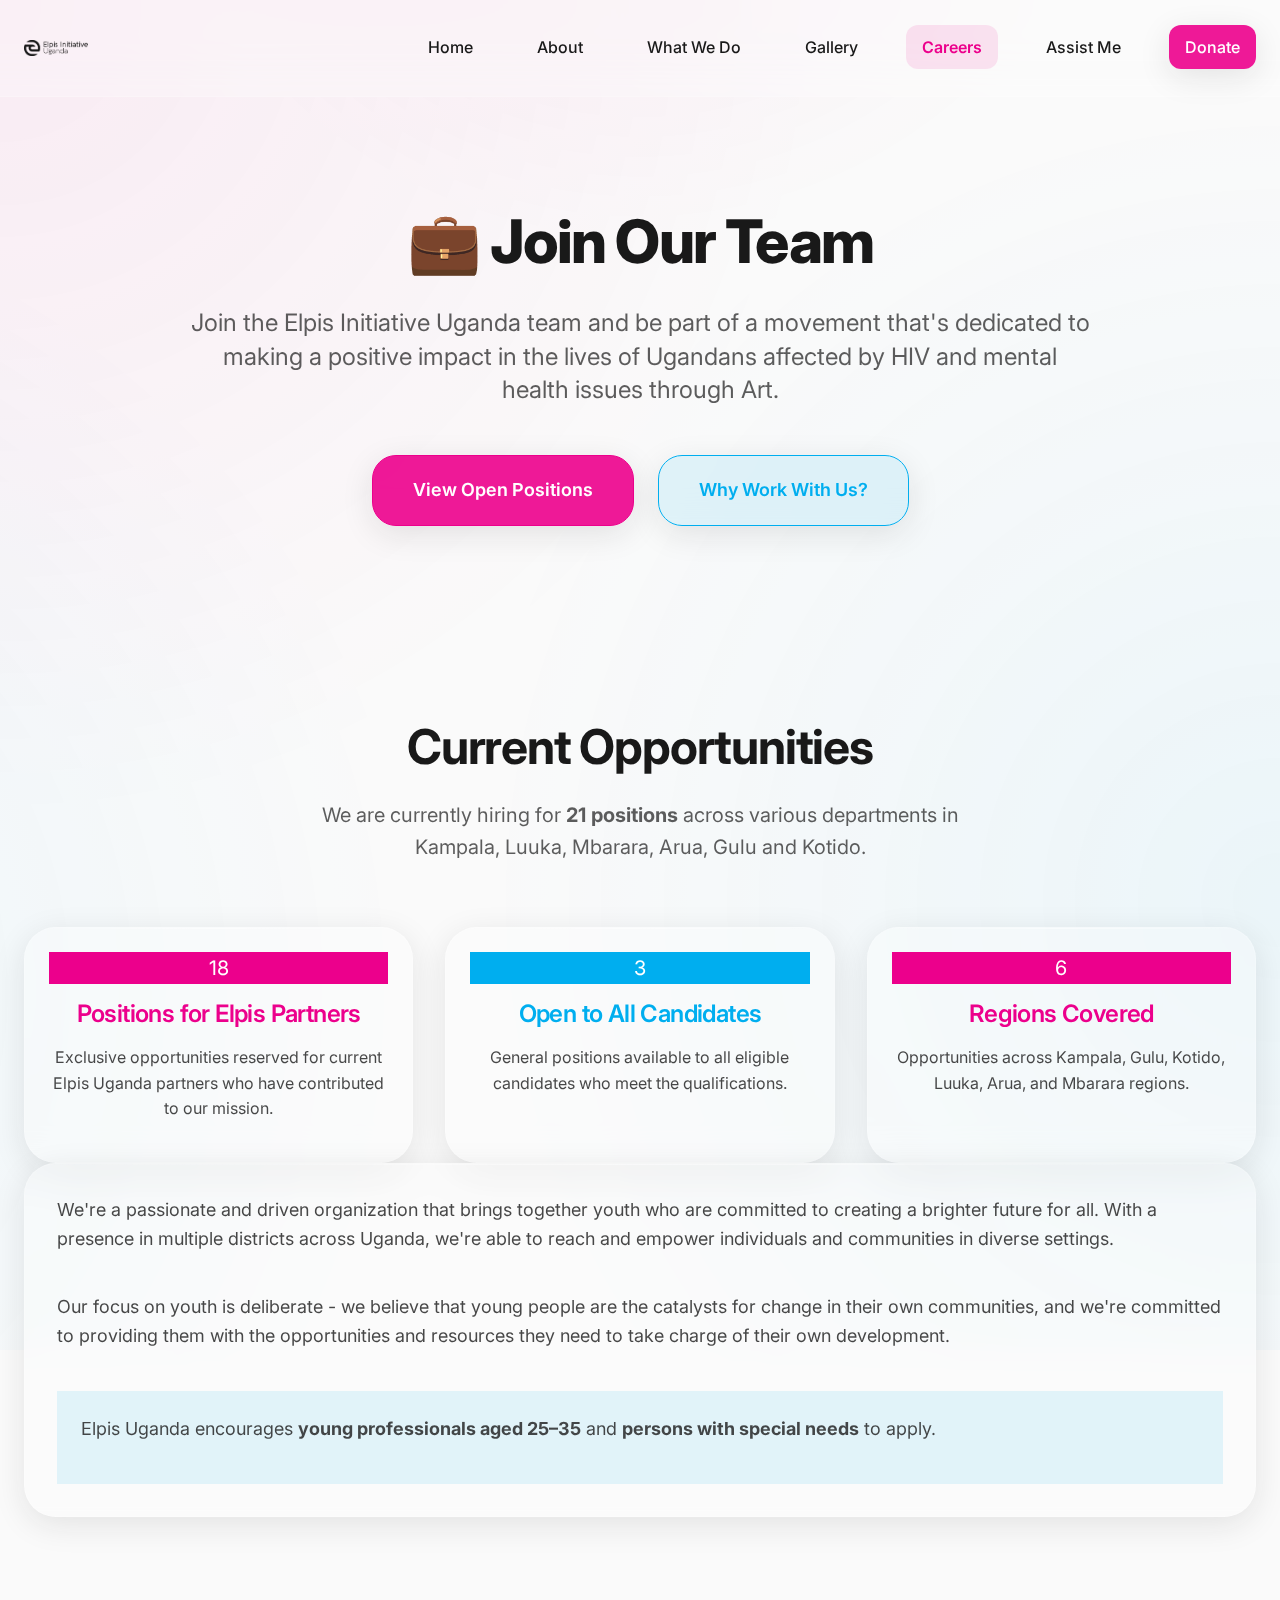
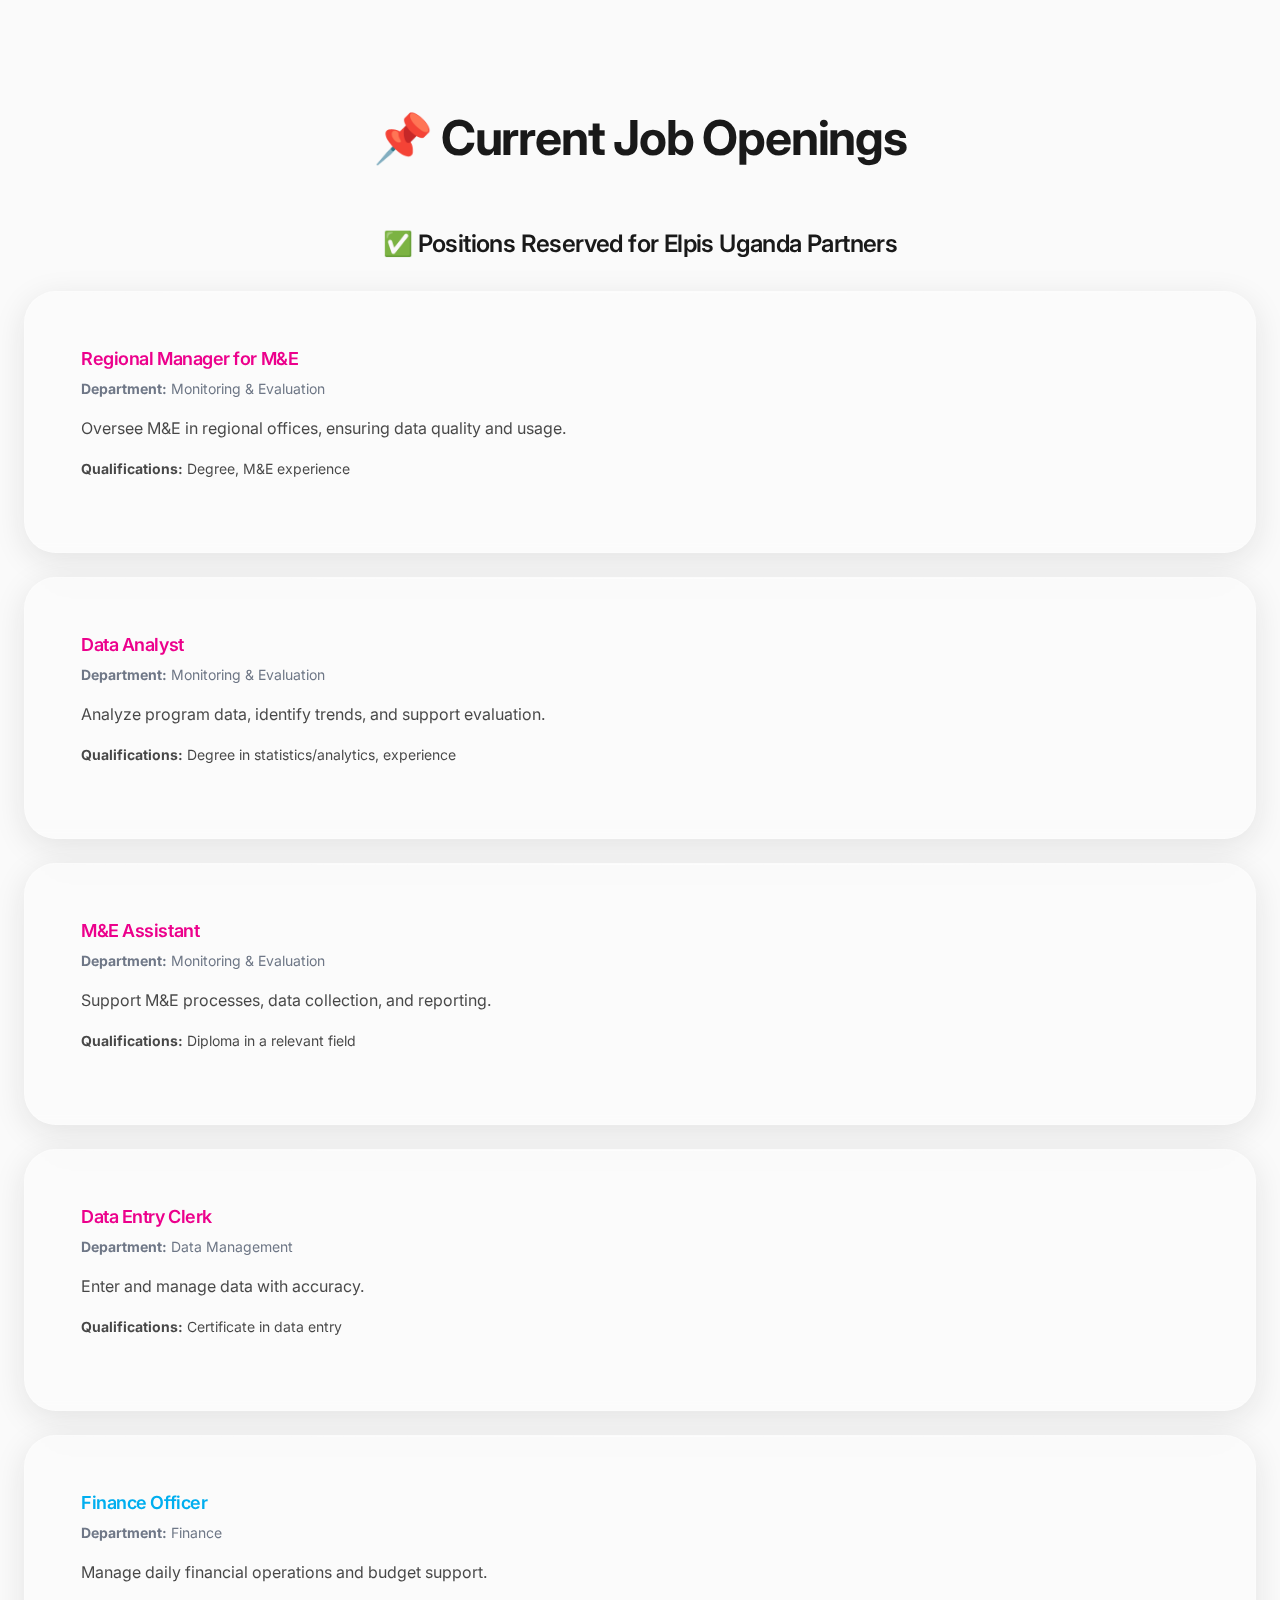
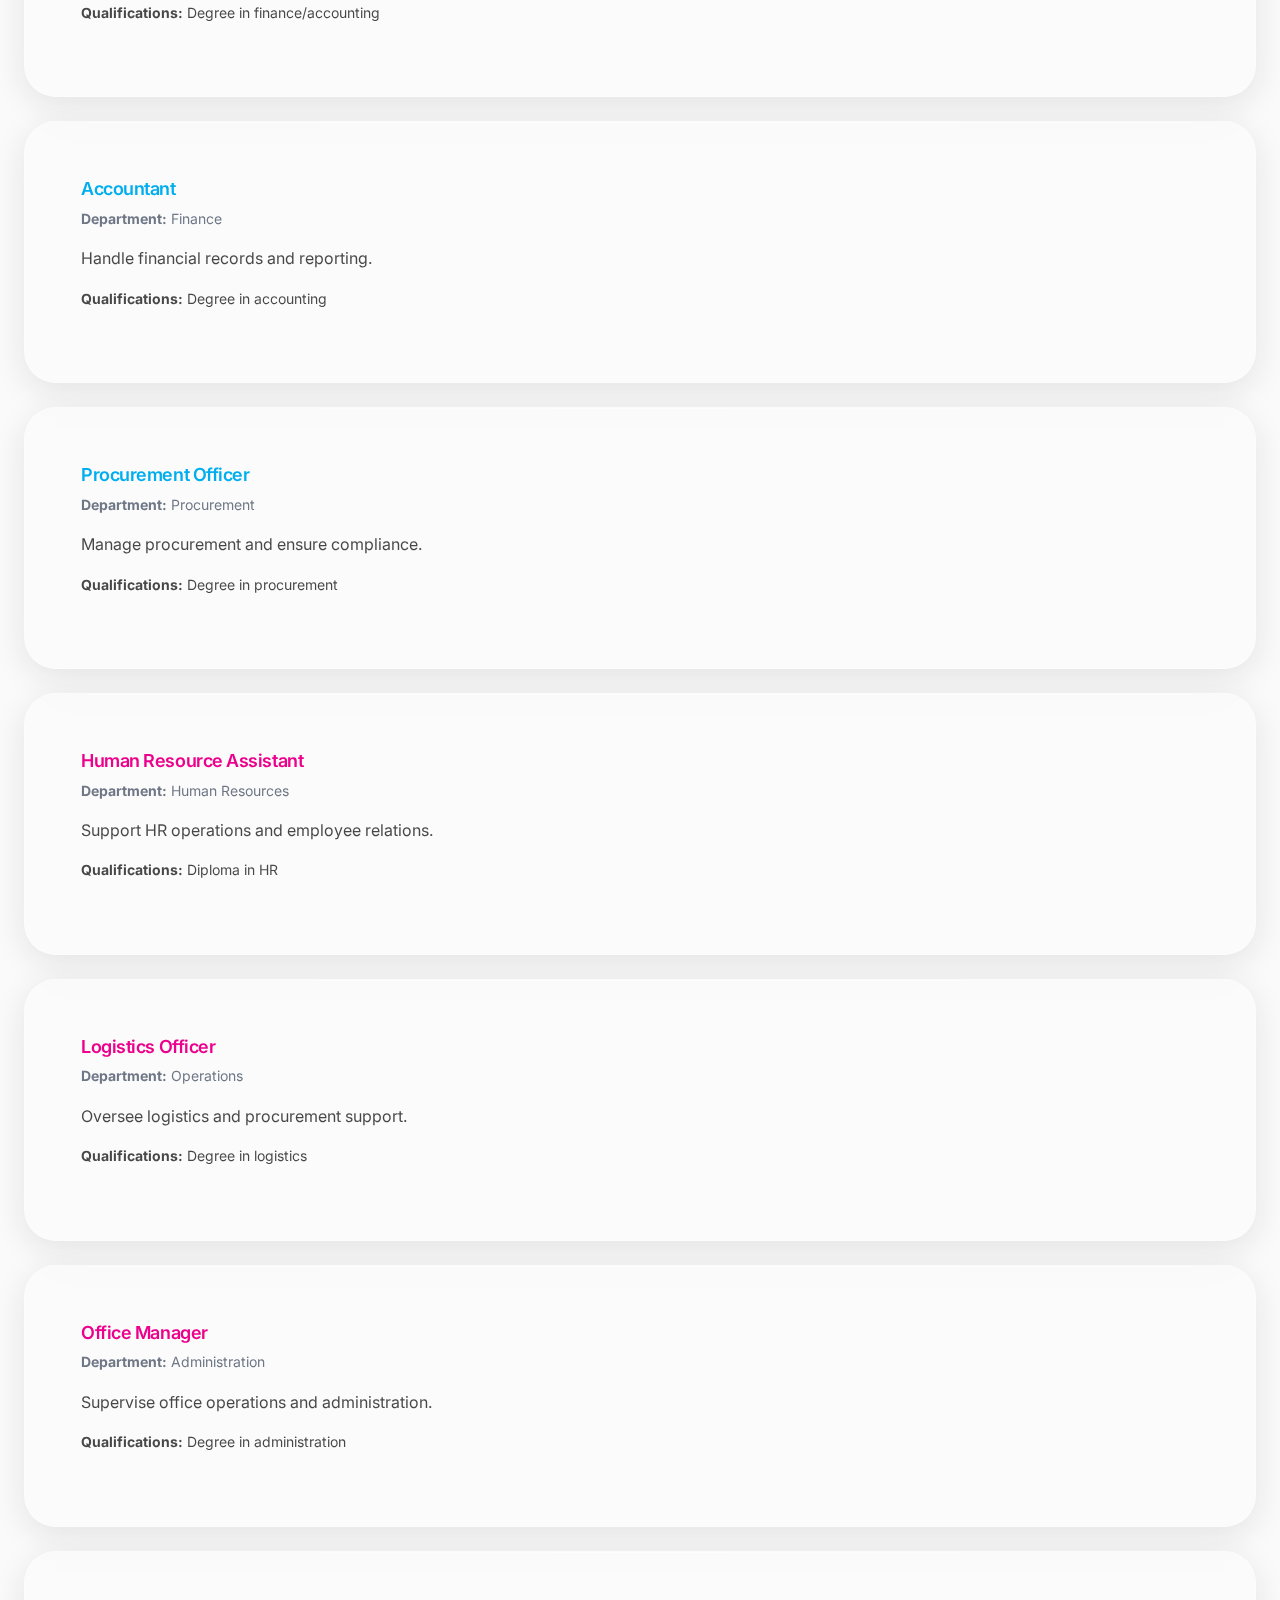
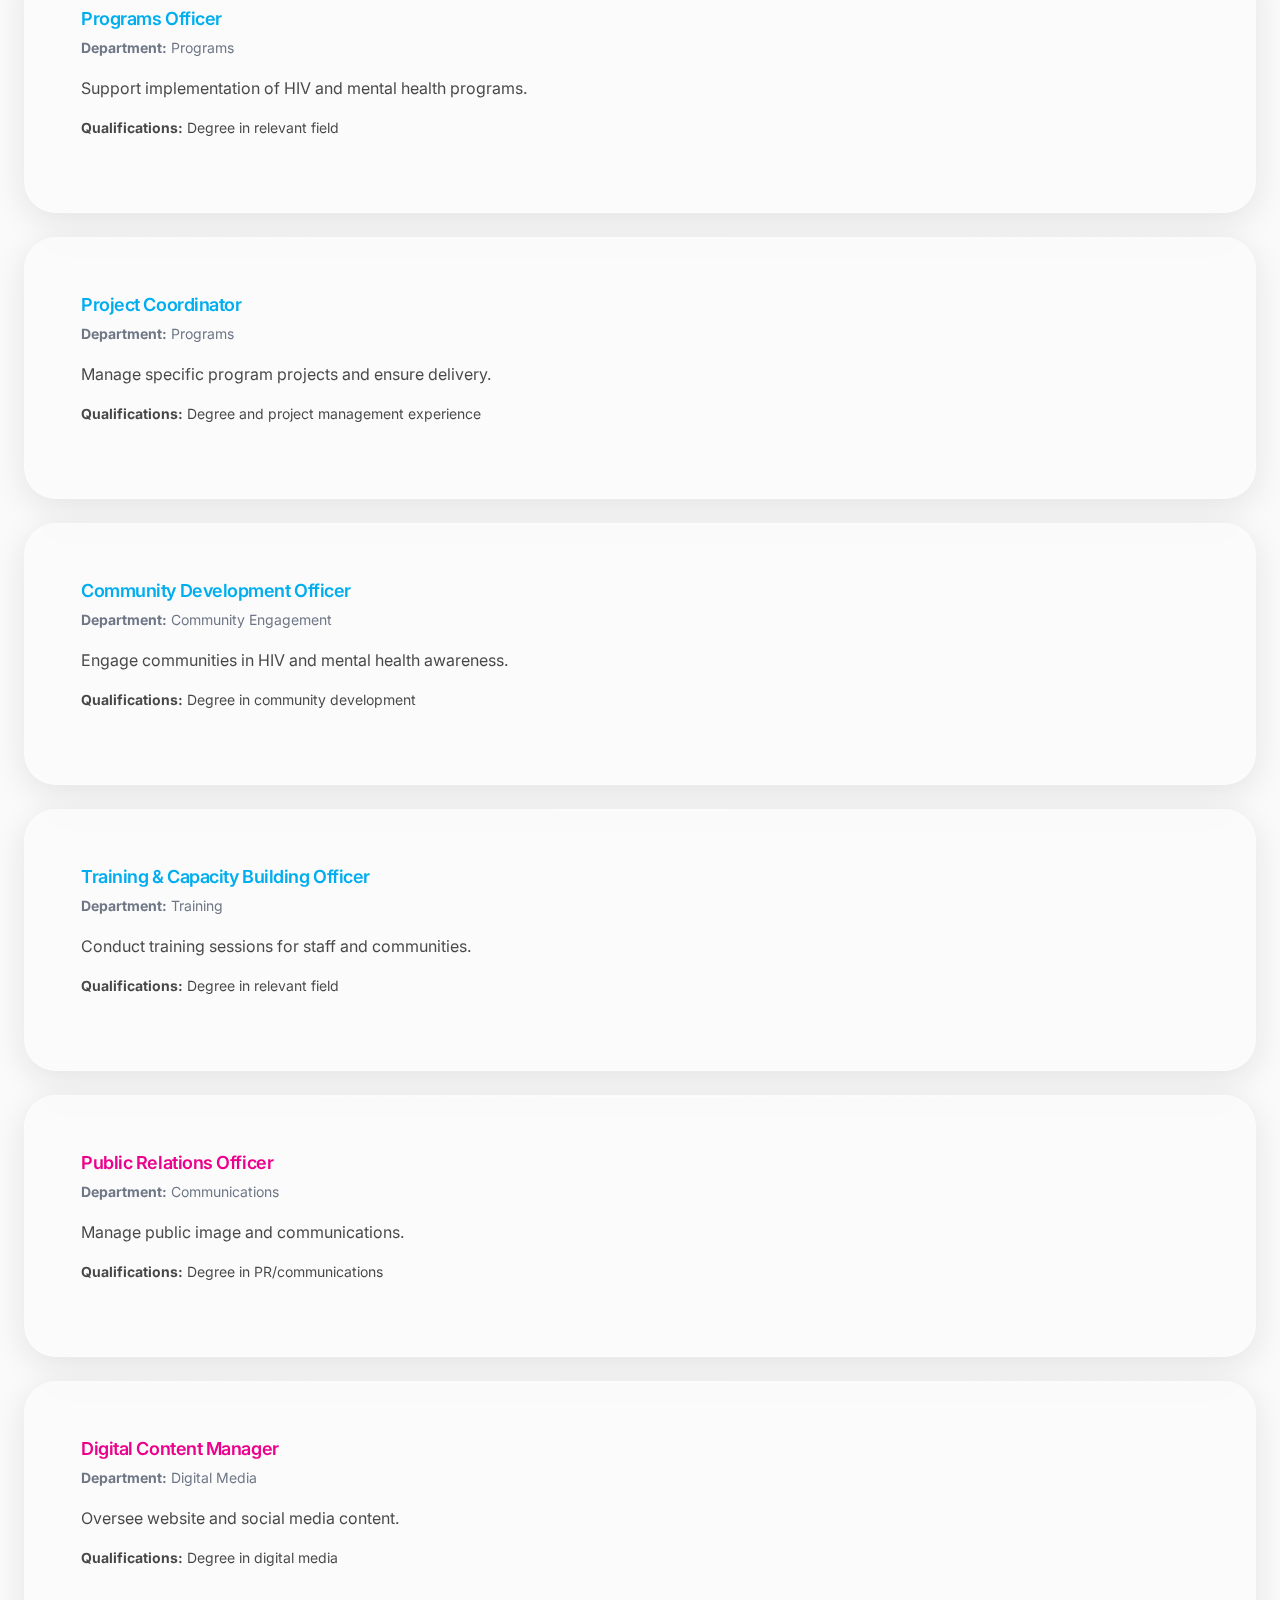
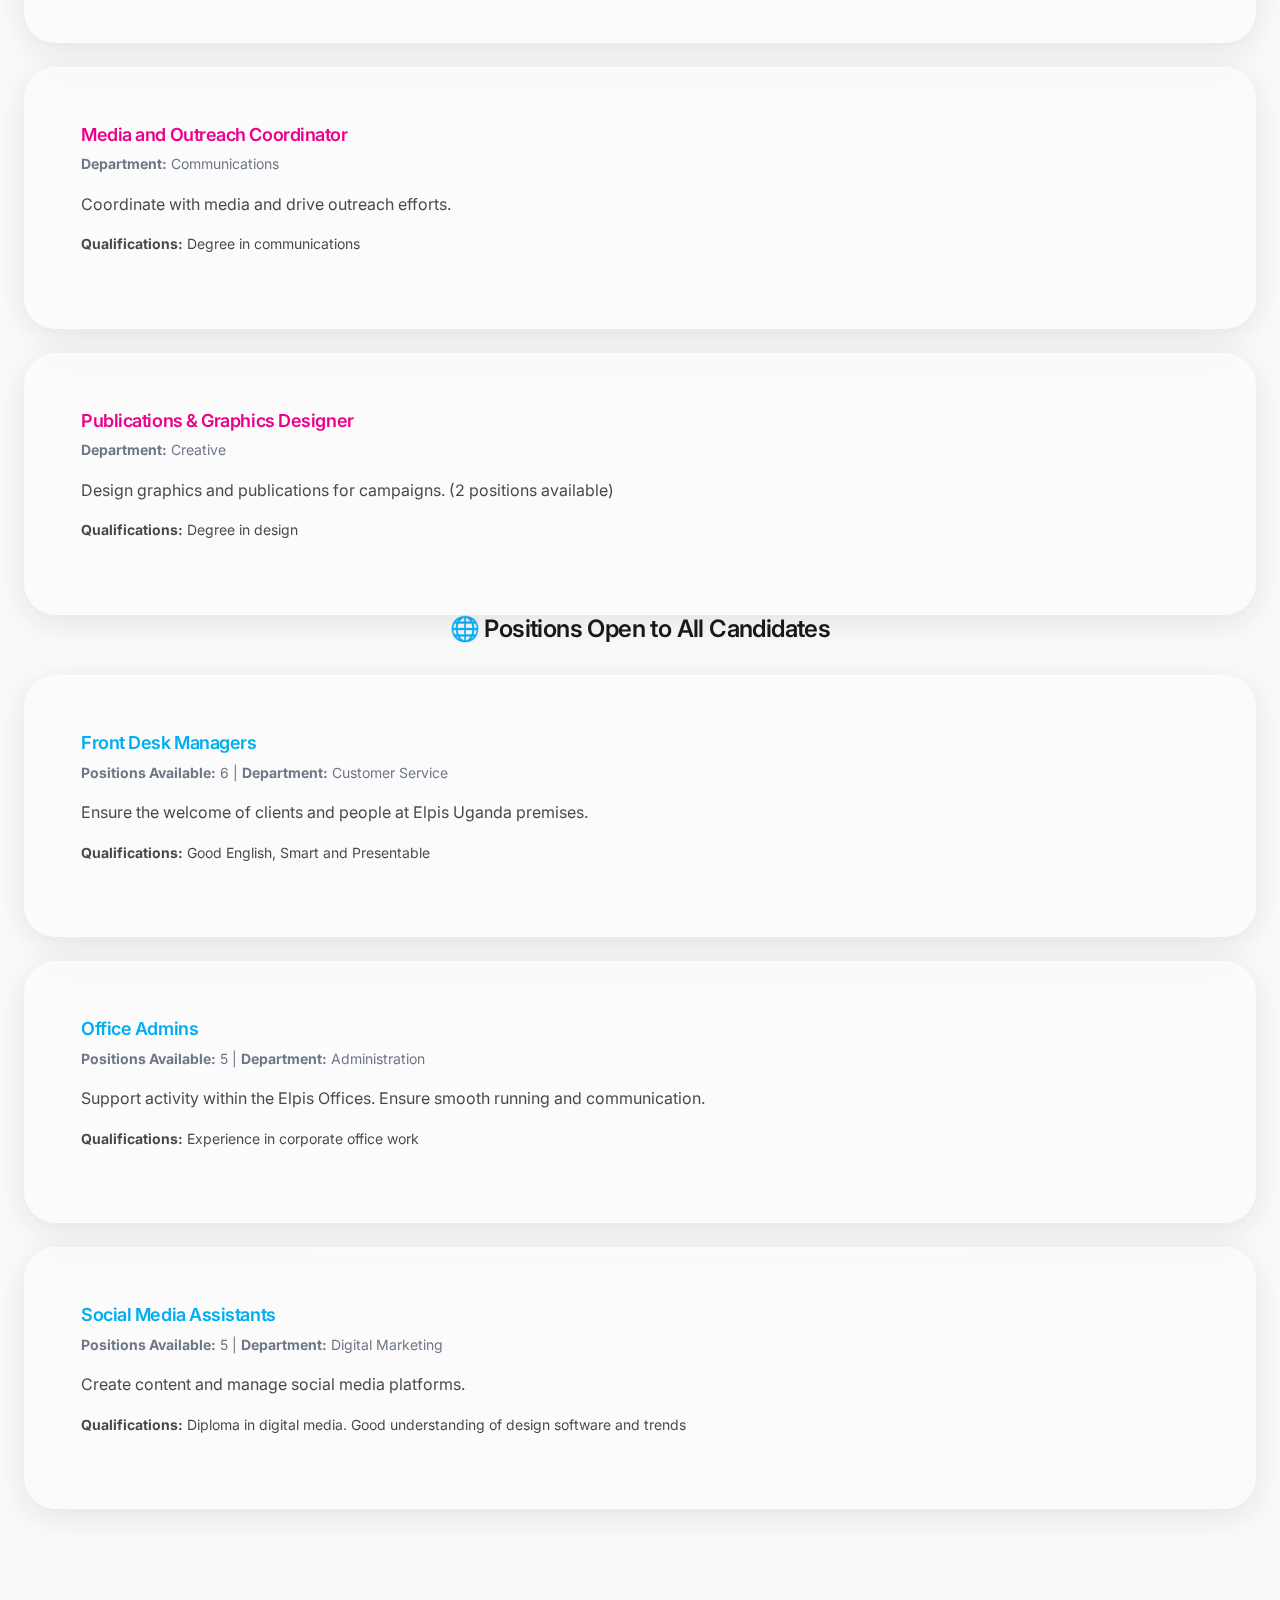
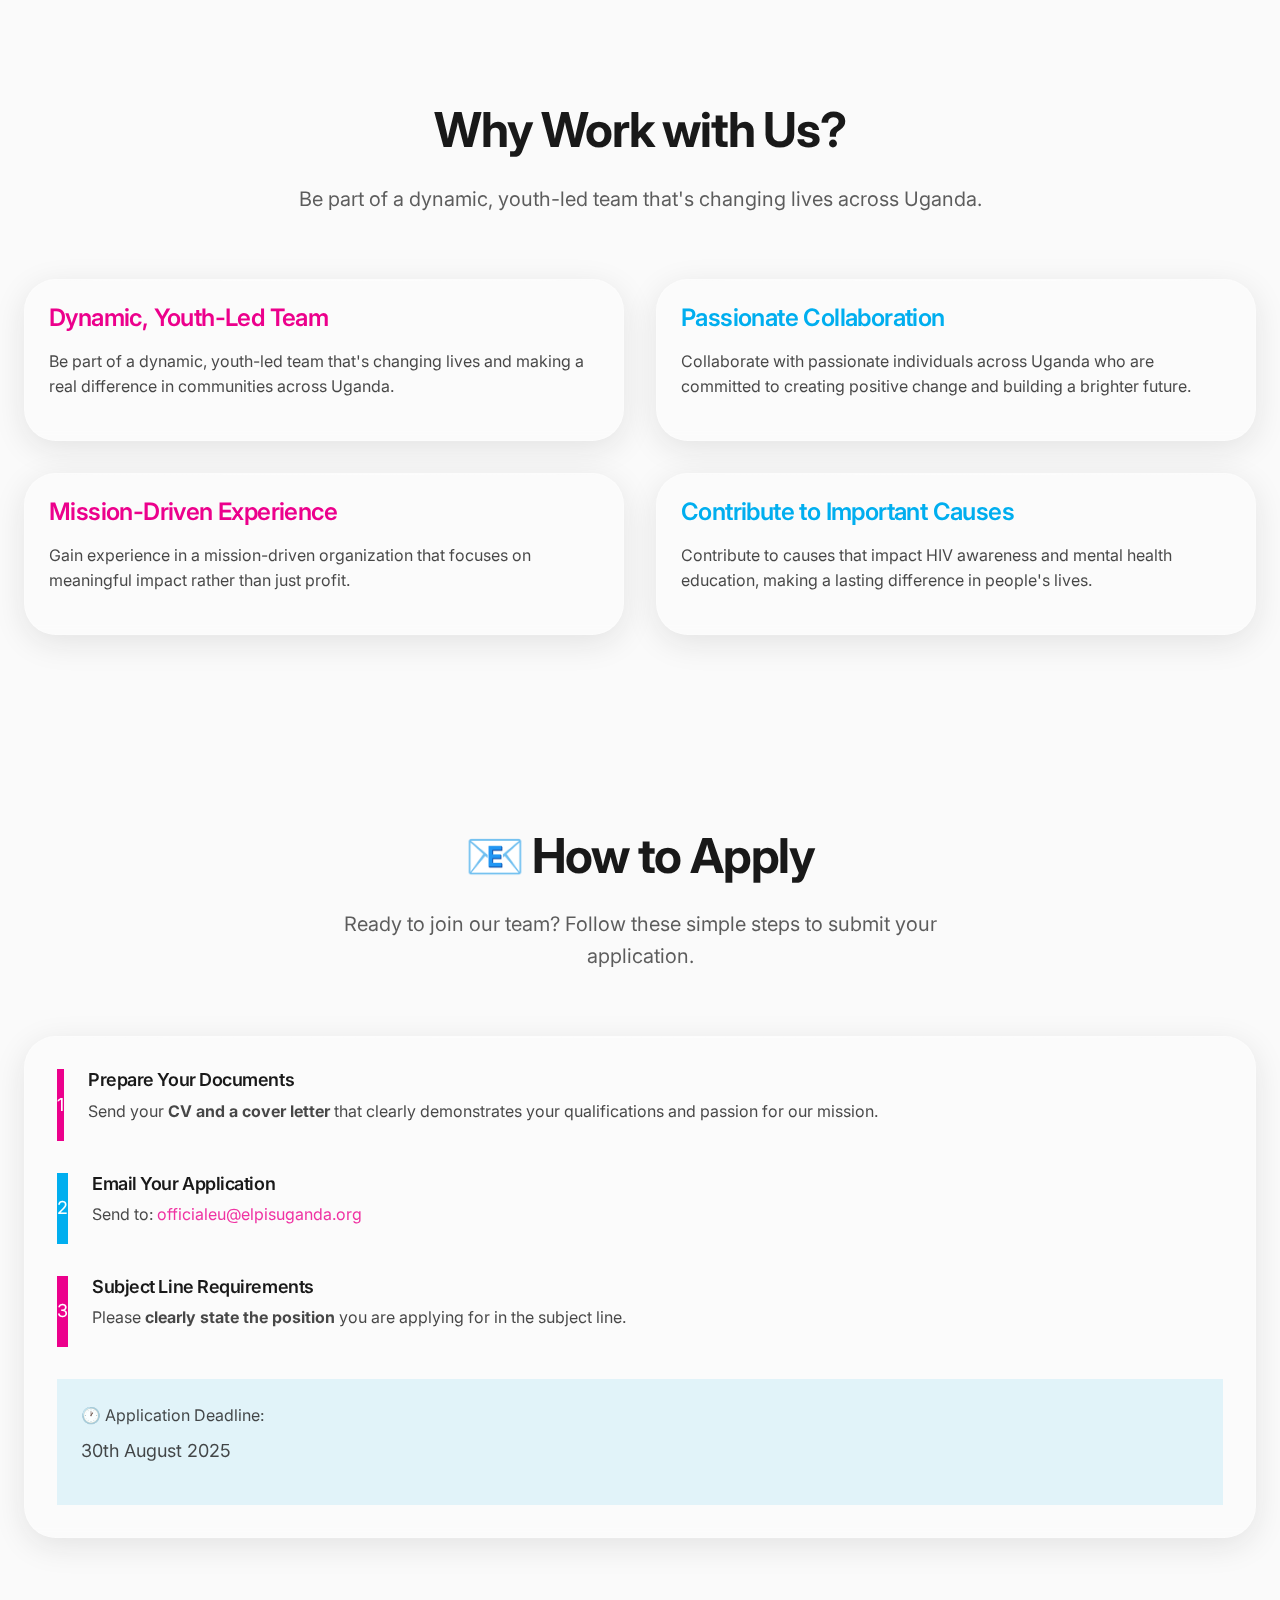
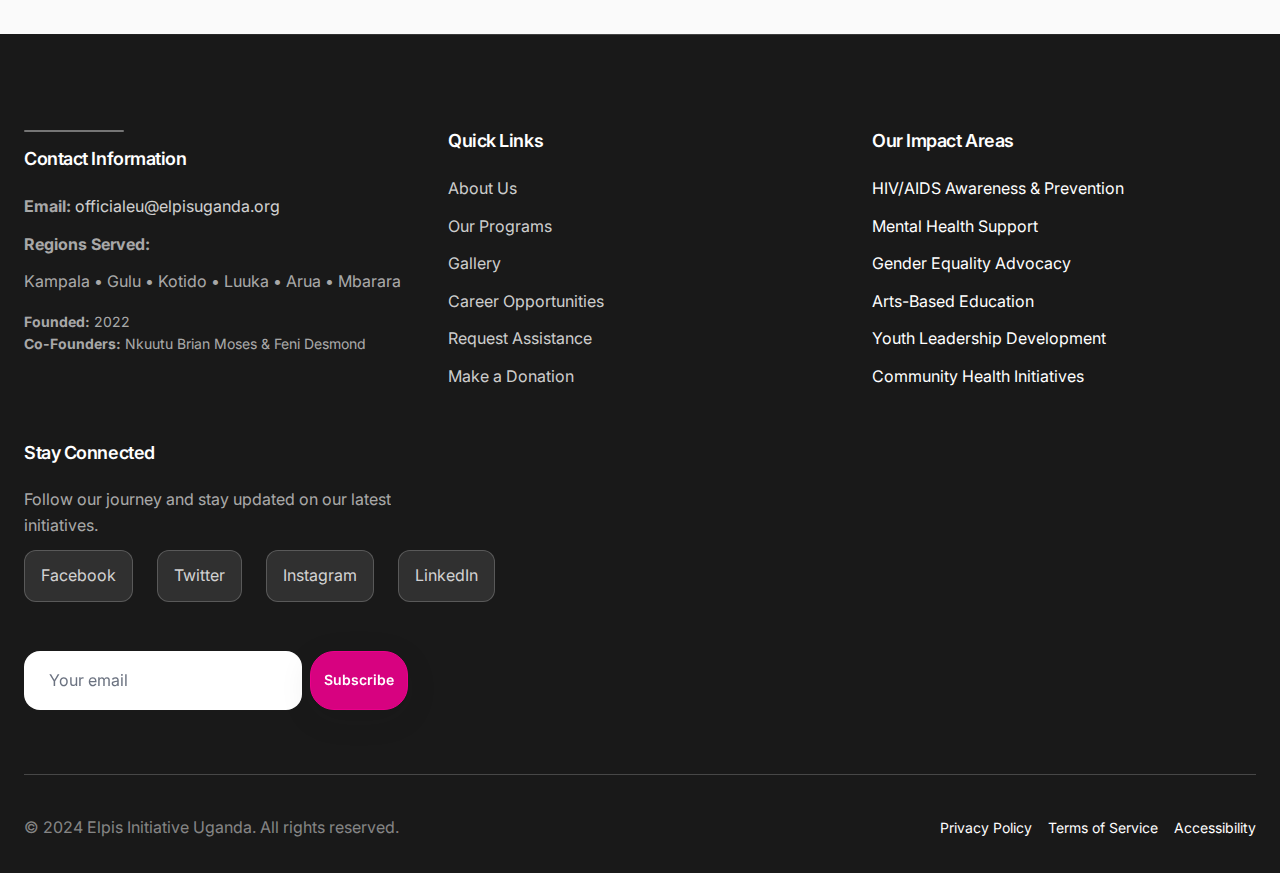
<file: careers.html>
<!DOCTYPE html>
<html lang="en">
<head>
    <meta charset="UTF-8">
    <meta name="viewport" content="width=device-width, initial-scale=1.0">
    <title>Careers - Join Our Team | Elpis Initiative Uganda</title>
    <meta name="description" content="Join the Elpis Initiative Uganda team! We're hiring 21 positions across 6 regions. Be part of a youth-led movement creating positive impact through HIV/AIDS and mental health programs.">
    <meta name="keywords" content="jobs Uganda, NGO careers, youth empowerment jobs, HIV AIDS jobs, mental health careers, Kampala jobs, Gulu jobs">
    <meta name="author" content="Elpis Initiative Uganda">
    
    <!-- Open Graph Meta Tags -->
    <meta property="og:title" content="Careers - Join Our Team | Elpis Initiative Uganda">
    <meta property="og:description" content="Join our youth-led movement! We're hiring 21 positions across 6 regions in Uganda. Make a difference in HIV/AIDS and mental health programs.">
    <meta property="og:type" content="website">
    <meta property="og:url" content="https://elpisuganda.org/careers.html">
    <meta property="og:image" content="docs/EIU Black Slogan.png">
    
    <!-- Favicon -->
    <link rel="icon" type="image/x-icon" href="EUI Black Logo.png">
    <link rel="apple-touch-icon" sizes="180x180" href="EUI Black Logo.png">
    
    <!-- Stylesheets -->
    <link rel="preconnect" href="https://fonts.googleapis.com">
    <link rel="preconnect" href="https://fonts.gstatic.com" crossorigin>
    <link href="https://fonts.googleapis.com/css2?family=Inter:wght@400;500;600;700;800;900&display=swap" rel="stylesheet">
    <link rel="stylesheet" href="styles.css">
</head>
<body>
    <!-- Skip to main content for accessibility -->
    <a href="#main-content" class="sr-only">Skip to main content</a>
    
    <!-- Header -->
    <header class="header" role="banner">
        <nav class="nav" role="navigation" aria-label="Main navigation">
            <div class="container">
                <div class="nav-container">
                    <a href="index.html" class="nav-logo" aria-label="Elpis Initiative Uganda Homepage">
                        <img src="EUI Black Logo.png" alt="Elpis Initiative Uganda" class="logo" width="64" height="64">
                    </a>
                    
                    <ul class="nav-menu" role="menubar">
                        <li role="none"><a href="index.html" class="nav-link" role="menuitem">Home</a></li>
                        <li role="none"><a href="about.html" class="nav-link" role="menuitem">About</a></li>
                        <li role="none"><a href="programs.html" class="nav-link" role="menuitem">What We Do</a></li>
                        <li role="none"><a href="gallery.html" class="nav-link" role="menuitem">Gallery</a></li>
                        <li role="none"><a href="careers.html" class="nav-link active" role="menuitem">Careers</a></li>
                        <li role="none"><a href="assist.html" class="nav-link" role="menuitem">Assist Me</a></li>
                        <li role="none"><a href="donate.html" class="nav-link btn-primary" role="menuitem">Donate</a></li>
                    </ul>
                    
                    <button class="hamburger" type="button" aria-label="Toggle navigation menu" aria-expanded="false" aria-controls="nav-menu">
                        <span></span>
                        <span></span>
                        <span></span>
                    </button>
                </div>
            </div>
        </nav>
    </header>

    <!-- Main Content -->
    <main id="main-content" role="main">
        <!-- Hero Section -->
        <section class="hero" id="hero" aria-labelledby="hero-title">
            <div class="container">
                <div class="hero-content">
                    <h1 id="hero-title" class="hero-title">
                        💼 Join Our Team
                    </h1>
                    <p class="hero-subtitle">
                        Join the Elpis Initiative Uganda team and be part of a movement that's dedicated to making a positive impact in the lives of Ugandans affected by HIV and mental health issues through Art.
                    </p>
                    <div class="hero-buttons">
                        <a href="#current-openings" class="btn btn-primary btn-lg">
                            View Open Positions
                        </a>
                        <a href="#why-join" class="btn btn-secondary btn-lg">
                            Why Work With Us?
                        </a>
                    </div>
                </div>
            </div>
        </section>

        <!-- Overview Section -->
        <section class="section" id="overview" aria-labelledby="overview-title">
            <div class="container">
                <div class="section-header">
                    <h2 id="overview-title">Current Opportunities</h2>
                    <p>We are currently hiring for <strong>21 positions</strong> across various departments in Kampala, Luuka, Mbarara, Arua, Gulu and Kotido.</p>
                </div>
                
                <div class="grid grid-3 gap-8 mb-12">
                    <div class="glass-card text-center p-6">
                        <div class="w-16 h-16 bg-primary-pink rounded-full flex items-center justify-center mx-auto mb-4">
                            <span class="text-white font-bold text-xl">18</span>
                        </div>
                        <h4 class="text-primary mb-4">Positions for Elpis Partners</h4>
                        <p>Exclusive opportunities reserved for current Elpis Uganda partners who have contributed to our mission.</p>
                    </div>
                    
                    <div class="glass-card text-center p-6">
                        <div class="w-16 h-16 bg-primary-blue rounded-full flex items-center justify-center mx-auto mb-4">
                            <span class="text-white font-bold text-xl">3</span>
                        </div>
                        <h4 class="text-secondary mb-4">Open to All Candidates</h4>
                        <p>General positions available to all eligible candidates who meet the qualifications.</p>
                    </div>
                    
                    <div class="glass-card text-center p-6">
                        <div class="w-16 h-16 bg-primary-pink rounded-full flex items-center justify-center mx-auto mb-4">
                            <span class="text-white font-bold text-xl">6</span>
                        </div>
                        <h4 class="text-primary mb-4">Regions Covered</h4>
                        <p>Opportunities across Kampala, Gulu, Kotido, Luuka, Arua, and Mbarara regions.</p>
                    </div>
                </div>

                <div class="glass-card p-8 max-w-4xl mx-auto">
                    <div class="grid grid-1 gap-6 text-lg">
                        <p>We're a passionate and driven organization that brings together youth who are committed to creating a brighter future for all. With a presence in multiple districts across Uganda, we're able to reach and empower individuals and communities in diverse settings.</p>
                        
                        <p>Our focus on youth is deliberate - we believe that young people are the catalysts for change in their own communities, and we're committed to providing them with the opportunities and resources they need to take charge of their own development.</p>
                        
                        <div class="bg-primary-blue bg-opacity-10 p-6 rounded-lg border-l-4 border-primary-blue">
                            <p class="font-medium">Elpis Uganda encourages <strong>young professionals aged 25–35</strong> and <strong>persons with special needs</strong> to apply.</p>
                        </div>
                    </div>
                </div>
            </div>
        </section>

        <!-- Job Listings Section -->
        <section class="section" style="background: rgba(255, 255, 255, 0.05);" id="current-openings" aria-labelledby="jobs-title">
            <div class="container">
                <div class="section-header">
                    <h2 id="jobs-title">📌 Current Job Openings</h2>
                </div>
                
                <!-- Positions Reserved for Elpis Partners -->
                <div class="mb-16">
                    <h3 class="text-2xl font-bold mb-8 text-center">✅ Positions Reserved for Elpis Uganda Partners</h3>
                    
                    <div class="grid grid-1 gap-6">
                        <!-- M&E and Data Positions -->
                        <div class="glass-card">
                            <div class="p-6">
                                <h4 class="text-primary font-semibold text-lg mb-2">Regional Manager for M&E</h4>
                                <p class="text-sm text-gray-600 mb-3"><strong>Department:</strong> Monitoring & Evaluation</p>
                                <p class="mb-3">Oversee M&E in regional offices, ensuring data quality and usage.</p>
                                <p class="text-sm"><strong>Qualifications:</strong> Degree, M&E experience</p>
                            </div>
                        </div>

                        <div class="glass-card">
                            <div class="p-6">
                                <h4 class="text-primary font-semibold text-lg mb-2">Data Analyst</h4>
                                <p class="text-sm text-gray-600 mb-3"><strong>Department:</strong> Monitoring & Evaluation</p>
                                <p class="mb-3">Analyze program data, identify trends, and support evaluation.</p>
                                <p class="text-sm"><strong>Qualifications:</strong> Degree in statistics/analytics, experience</p>
                            </div>
                        </div>

                        <div class="glass-card">
                            <div class="p-6">
                                <h4 class="text-primary font-semibold text-lg mb-2">M&E Assistant</h4>
                                <p class="text-sm text-gray-600 mb-3"><strong>Department:</strong> Monitoring & Evaluation</p>
                                <p class="mb-3">Support M&E processes, data collection, and reporting.</p>
                                <p class="text-sm"><strong>Qualifications:</strong> Diploma in a relevant field</p>
                            </div>
                        </div>

                        <div class="glass-card">
                            <div class="p-6">
                                <h4 class="text-primary font-semibold text-lg mb-2">Data Entry Clerk</h4>
                                <p class="text-sm text-gray-600 mb-3"><strong>Department:</strong> Data Management</p>
                                <p class="mb-3">Enter and manage data with accuracy.</p>
                                <p class="text-sm"><strong>Qualifications:</strong> Certificate in data entry</p>
                            </div>
                        </div>

                        <!-- Finance and Admin Positions -->
                        <div class="glass-card">
                            <div class="p-6">
                                <h4 class="text-secondary font-semibold text-lg mb-2">Finance Officer</h4>
                                <p class="text-sm text-gray-600 mb-3"><strong>Department:</strong> Finance</p>
                                <p class="mb-3">Manage daily financial operations and budget support.</p>
                                <p class="text-sm"><strong>Qualifications:</strong> Degree in finance/accounting</p>
                            </div>
                        </div>

                        <div class="glass-card">
                            <div class="p-6">
                                <h4 class="text-secondary font-semibold text-lg mb-2">Accountant</h4>
                                <p class="text-sm text-gray-600 mb-3"><strong>Department:</strong> Finance</p>
                                <p class="mb-3">Handle financial records and reporting.</p>
                                <p class="text-sm"><strong>Qualifications:</strong> Degree in accounting</p>
                            </div>
                        </div>

                        <div class="glass-card">
                            <div class="p-6">
                                <h4 class="text-secondary font-semibold text-lg mb-2">Procurement Officer</h4>
                                <p class="text-sm text-gray-600 mb-3"><strong>Department:</strong> Procurement</p>
                                <p class="mb-3">Manage procurement and ensure compliance.</p>
                                <p class="text-sm"><strong>Qualifications:</strong> Degree in procurement</p>
                            </div>
                        </div>

                        <!-- HR and Operations -->
                        <div class="glass-card">
                            <div class="p-6">
                                <h4 class="text-primary font-semibold text-lg mb-2">Human Resource Assistant</h4>
                                <p class="text-sm text-gray-600 mb-3"><strong>Department:</strong> Human Resources</p>
                                <p class="mb-3">Support HR operations and employee relations.</p>
                                <p class="text-sm"><strong>Qualifications:</strong> Diploma in HR</p>
                            </div>
                        </div>

                        <div class="glass-card">
                            <div class="p-6">
                                <h4 class="text-primary font-semibold text-lg mb-2">Logistics Officer</h4>
                                <p class="text-sm text-gray-600 mb-3"><strong>Department:</strong> Operations</p>
                                <p class="mb-3">Oversee logistics and procurement support.</p>
                                <p class="text-sm"><strong>Qualifications:</strong> Degree in logistics</p>
                            </div>
                        </div>

                        <div class="glass-card">
                            <div class="p-6">
                                <h4 class="text-primary font-semibold text-lg mb-2">Office Manager</h4>
                                <p class="text-sm text-gray-600 mb-3"><strong>Department:</strong> Administration</p>
                                <p class="mb-3">Supervise office operations and administration.</p>
                                <p class="text-sm"><strong>Qualifications:</strong> Degree in administration</p>
                            </div>
                        </div>

                        <!-- Program Positions -->
                        <div class="glass-card">
                            <div class="p-6">
                                <h4 class="text-secondary font-semibold text-lg mb-2">Programs Officer</h4>
                                <p class="text-sm text-gray-600 mb-3"><strong>Department:</strong> Programs</p>
                                <p class="mb-3">Support implementation of HIV and mental health programs.</p>
                                <p class="text-sm"><strong>Qualifications:</strong> Degree in relevant field</p>
                            </div>
                        </div>

                        <div class="glass-card">
                            <div class="p-6">
                                <h4 class="text-secondary font-semibold text-lg mb-2">Project Coordinator</h4>
                                <p class="text-sm text-gray-600 mb-3"><strong>Department:</strong> Programs</p>
                                <p class="mb-3">Manage specific program projects and ensure delivery.</p>
                                <p class="text-sm"><strong>Qualifications:</strong> Degree and project management experience</p>
                            </div>
                        </div>

                        <div class="glass-card">
                            <div class="p-6">
                                <h4 class="text-secondary font-semibold text-lg mb-2">Community Development Officer</h4>
                                <p class="text-sm text-gray-600 mb-3"><strong>Department:</strong> Community Engagement</p>
                                <p class="mb-3">Engage communities in HIV and mental health awareness.</p>
                                <p class="text-sm"><strong>Qualifications:</strong> Degree in community development</p>
                            </div>
                        </div>

                        <div class="glass-card">
                            <div class="p-6">
                                <h4 class="text-secondary font-semibold text-lg mb-2">Training & Capacity Building Officer</h4>
                                <p class="text-sm text-gray-600 mb-3"><strong>Department:</strong> Training</p>
                                <p class="mb-3">Conduct training sessions for staff and communities.</p>
                                <p class="text-sm"><strong>Qualifications:</strong> Degree in relevant field</p>
                            </div>
                        </div>

                        <!-- Communications and Media -->
                        <div class="glass-card">
                            <div class="p-6">
                                <h4 class="text-primary font-semibold text-lg mb-2">Public Relations Officer</h4>
                                <p class="text-sm text-gray-600 mb-3"><strong>Department:</strong> Communications</p>
                                <p class="mb-3">Manage public image and communications.</p>
                                <p class="text-sm"><strong>Qualifications:</strong> Degree in PR/communications</p>
                            </div>
                        </div>

                        <div class="glass-card">
                            <div class="p-6">
                                <h4 class="text-primary font-semibold text-lg mb-2">Digital Content Manager</h4>
                                <p class="text-sm text-gray-600 mb-3"><strong>Department:</strong> Digital Media</p>
                                <p class="mb-3">Oversee website and social media content.</p>
                                <p class="text-sm"><strong>Qualifications:</strong> Degree in digital media</p>
                            </div>
                        </div>

                        <div class="glass-card">
                            <div class="p-6">
                                <h4 class="text-primary font-semibold text-lg mb-2">Media and Outreach Coordinator</h4>
                                <p class="text-sm text-gray-600 mb-3"><strong>Department:</strong> Communications</p>
                                <p class="mb-3">Coordinate with media and drive outreach efforts.</p>
                                <p class="text-sm"><strong>Qualifications:</strong> Degree in communications</p>
                            </div>
                        </div>

                        <div class="glass-card">
                            <div class="p-6">
                                <h4 class="text-primary font-semibold text-lg mb-2">Publications & Graphics Designer</h4>
                                <p class="text-sm text-gray-600 mb-3"><strong>Department:</strong> Creative</p>
                                <p class="mb-3">Design graphics and publications for campaigns. (2 positions available)</p>
                                <p class="text-sm"><strong>Qualifications:</strong> Degree in design</p>
                            </div>
                        </div>
                    </div>
                </div>

                <!-- Positions Open to All -->
                <div class="mb-16">
                    <h3 class="text-2xl font-bold mb-8 text-center">🌐 Positions Open to All Candidates</h3>
                    
                    <div class="grid grid-1 gap-6">
                        <div class="glass-card">
                            <div class="p-6">
                                <h4 class="text-secondary font-semibold text-lg mb-2">Front Desk Managers</h4>
                                <p class="text-sm text-gray-600 mb-3"><strong>Positions Available:</strong> 6 | <strong>Department:</strong> Customer Service</p>
                                <p class="mb-3">Ensure the welcome of clients and people at Elpis Uganda premises.</p>
                                <p class="text-sm"><strong>Qualifications:</strong> Good English, Smart and Presentable</p>
                            </div>
                        </div>

                        <div class="glass-card">
                            <div class="p-6">
                                <h4 class="text-secondary font-semibold text-lg mb-2">Office Admins</h4>
                                <p class="text-sm text-gray-600 mb-3"><strong>Positions Available:</strong> 5 | <strong>Department:</strong> Administration</p>
                                <p class="mb-3">Support activity within the Elpis Offices. Ensure smooth running and communication.</p>
                                <p class="text-sm"><strong>Qualifications:</strong> Experience in corporate office work</p>
                            </div>
                        </div>

                        <div class="glass-card">
                            <div class="p-6">
                                <h4 class="text-secondary font-semibold text-lg mb-2">Social Media Assistants</h4>
                                <p class="text-sm text-gray-600 mb-3"><strong>Positions Available:</strong> 5 | <strong>Department:</strong> Digital Marketing</p>
                                <p class="mb-3">Create content and manage social media platforms.</p>
                                <p class="text-sm"><strong>Qualifications:</strong> Diploma in digital media. Good understanding of design software and trends</p>
                            </div>
                        </div>
                    </div>
                </div>
            </div>
        </section>

        <!-- Why Work With Us Section -->
        <section class="section" id="why-join" aria-labelledby="why-title">
            <div class="container">
                <div class="section-header">
                    <h2 id="why-title">Why Work with Us?</h2>
                    <p>Be part of a dynamic, youth-led team that's changing lives across Uganda.</p>
                </div>
                
                <div class="grid grid-2 gap-8">
                    <div class="glass-card p-6">
                        <h4 class="text-primary mb-4">Dynamic, Youth-Led Team</h4>
                        <p>Be part of a dynamic, youth-led team that's changing lives and making a real difference in communities across Uganda.</p>
                    </div>
                    
                    <div class="glass-card p-6">
                        <h4 class="text-secondary mb-4">Passionate Collaboration</h4>
                        <p>Collaborate with passionate individuals across Uganda who are committed to creating positive change and building a brighter future.</p>
                    </div>
                    
                    <div class="glass-card p-6">
                        <h4 class="text-primary mb-4">Mission-Driven Experience</h4>
                        <p>Gain experience in a mission-driven organization that focuses on meaningful impact rather than just profit.</p>
                    </div>
                    
                    <div class="glass-card p-6">
                        <h4 class="text-secondary mb-4">Contribute to Important Causes</h4>
                        <p>Contribute to causes that impact HIV awareness and mental health education, making a lasting difference in people's lives.</p>
                    </div>
                </div>
            </div>
        </section>

        <!-- Application Process Section -->
        <section class="section" style="background: rgba(255, 255, 255, 0.05);" id="application" aria-labelledby="application-title">
            <div class="container">
                <div class="section-header">
                    <h2 id="application-title">📧 How to Apply</h2>
                    <p>Ready to join our team? Follow these simple steps to submit your application.</p>
                </div>
                
                <div class="max-w-4xl mx-auto">
                    <div class="glass-card p-8">
                        <div class="grid grid-1 gap-8">
                            <div class="flex items-start gap-6">
                                <div class="w-12 h-12 bg-primary-pink rounded-full flex items-center justify-center flex-shrink-0">
                                    <span class="text-white font-bold text-lg">1</span>
                                </div>
                                <div>
                                    <h4 class="text-lg font-semibold mb-2">Prepare Your Documents</h4>
                                    <p>Send your <strong>CV and a cover letter</strong> that clearly demonstrates your qualifications and passion for our mission.</p>
                                </div>
                            </div>
                            
                            <div class="flex items-start gap-6">
                                <div class="w-12 h-12 bg-primary-blue rounded-full flex items-center justify-center flex-shrink-0">
                                    <span class="text-white font-bold text-lg">2</span>
                                </div>
                                <div>
                                    <h4 class="text-lg font-semibold mb-2">Email Your Application</h4>
                                    <p>Send to: <a href="mailto:officialeu@elpisuganda.org" class="text-primary underline font-semibold">officialeu@elpisuganda.org</a></p>
                                </div>
                            </div>
                            
                            <div class="flex items-start gap-6">
                                <div class="w-12 h-12 bg-primary-pink rounded-full flex items-center justify-center flex-shrink-0">
                                    <span class="text-white font-bold text-lg">3</span>
                                </div>
                                <div>
                                    <h4 class="text-lg font-semibold mb-2">Subject Line Requirements</h4>
                                    <p>Please <strong>clearly state the position</strong> you are applying for in the subject line.</p>
                                </div>
                            </div>
                            
                            <div class="bg-primary-blue bg-opacity-10 p-6 rounded-lg border-l-4 border-primary-blue">
                                <p class="font-semibold mb-2">🕐 Application Deadline:</p>
                                <p class="text-lg">30th August 2025</p>
                            </div>
                        </div>
                    </div>
                </div>
            </div>
        </section>
    </main>

    <!-- Footer -->
    <footer class="footer" role="contentinfo">
        <div class="container">
            <div class="footer-content">
                <div class="footer-section">
                    <div class="image-container mb-4" style="width: 100px;">
                        <img src="EUI White Logo.png" alt="Elpis Initiative Uganda Logo" loading="lazy">
                    </div>
                    <h4>Contact Information</h4>
                    <p>
                        <strong>Email:</strong> 
                        <a href="mailto:officialeu@elpisuganda.org" class="text-white">officialeu@elpisuganda.org</a>
                    </p>
                    <p><strong>Regions Served:</strong></p>
                    <p>Kampala • Gulu • Kotido • Luuka • Arua • Mbarara</p>
                    <p class="text-sm mt-4">
                        <strong>Founded:</strong> 2022<br>
                        <strong>Co-Founders:</strong> Nkuutu Brian Moses & Feni Desmond
                    </p>
                </div>
                
                <div class="footer-section">
                    <h4>Quick Links</h4>
                    <nav aria-label="Footer navigation">
                        <ul>
                            <li><a href="about.html">About Us</a></li>
                            <li><a href="programs.html">Our Programs</a></li>
                            <li><a href="gallery.html">Gallery</a></li>
                            <li><a href="careers.html">Career Opportunities</a></li>
                            <li><a href="assist.html">Request Assistance</a></li>
                            <li><a href="donate.html">Make a Donation</a></li>
                        </ul>
                    </nav>
                </div>
                
                <div class="footer-section">
                    <h4>Our Impact Areas</h4>
                    <ul>
                        <li>HIV/AIDS Awareness & Prevention</li>
                        <li>Mental Health Support</li>
                        <li>Gender Equality Advocacy</li>
                        <li>Arts-Based Education</li>
                        <li>Youth Leadership Development</li>
                        <li>Community Health Initiatives</li>
                    </ul>
                </div>
                
                <div class="footer-section">
                    <h4>Stay Connected</h4>
                    <p class="mb-4">Follow our journey and stay updated on our latest initiatives.</p>
                    <div class="social-links">
                        <a href="#" aria-label="Follow us on Facebook" class="social-link">Facebook</a>
                        <a href="#" aria-label="Follow us on Twitter" class="social-link">Twitter</a>
                        <a href="#" aria-label="Follow us on Instagram" class="social-link">Instagram</a>
                        <a href="#" aria-label="Connect with us on LinkedIn" class="social-link">LinkedIn</a>
                    </div>
                    
                    <!-- Newsletter Signup -->
                    <div class="mt-6">
                        <h5 class="text-sm font-semibold mb-2">Newsletter</h5>
                        <form class="flex gap-2" aria-label="Newsletter signup">
                            <input 
                                type="email" 
                                placeholder="Your email" 
                                class="form-input text-sm"
                                style="min-height: 40px; background: var(--white); color: var(--charcoal);"
                                aria-label="Email address for newsletter"
                                required
                            >
                            <button type="submit" class="btn btn-primary btn-sm">Subscribe</button>
                        </form>
                    </div>
                </div>
            </div>
            
            <div class="footer-bottom">
                <div class="flex justify-between items-center gap-4" style="flex-wrap: wrap;">
                    <p>&copy; 2024 Elpis Initiative Uganda. All rights reserved.</p>
                    <div class="flex gap-4 text-sm">
                        <a href="#" class="text-white">Privacy Policy</a>
                        <a href="#" class="text-white">Terms of Service</a>
                        <a href="#" class="text-white">Accessibility</a>
                    </div>
                </div>
            </div>
        </div>
    </footer>

    <!-- Scripts -->
    <script src="script.js"></script>
</body>
</html>
</file>
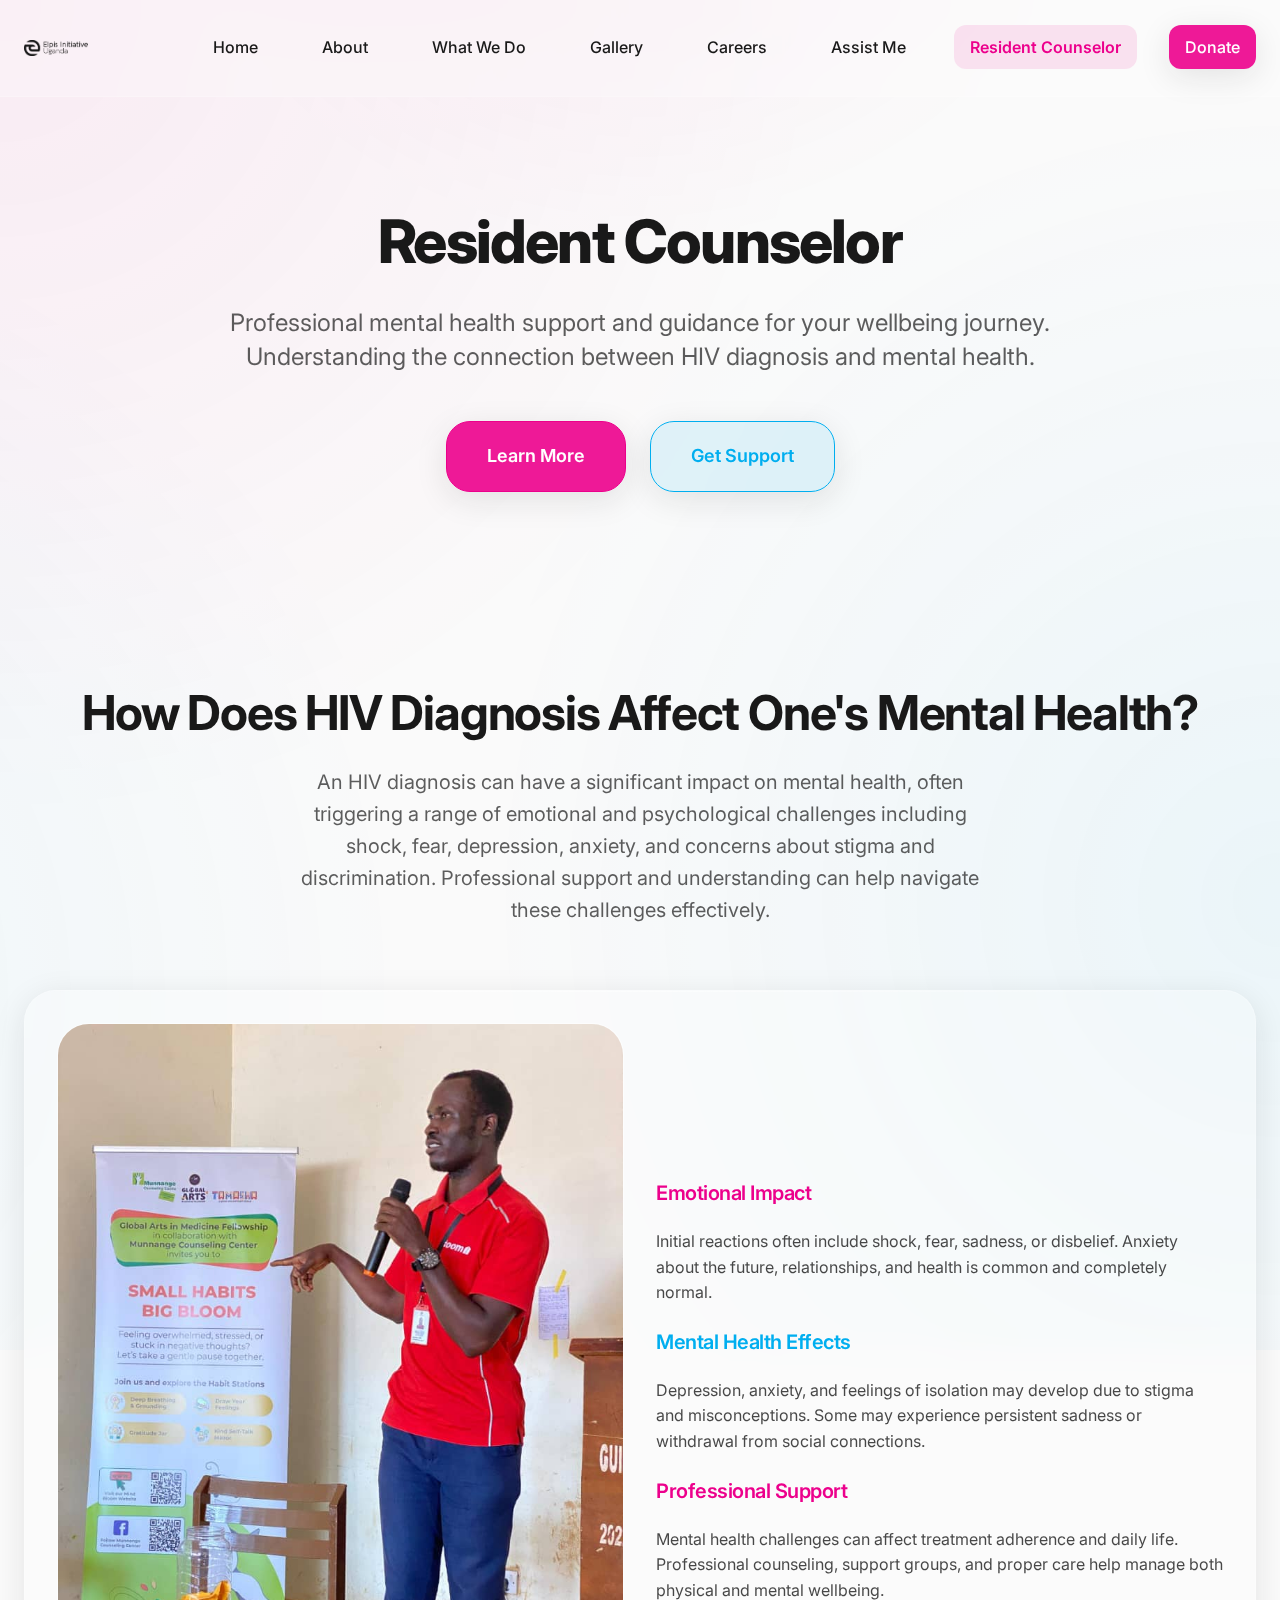
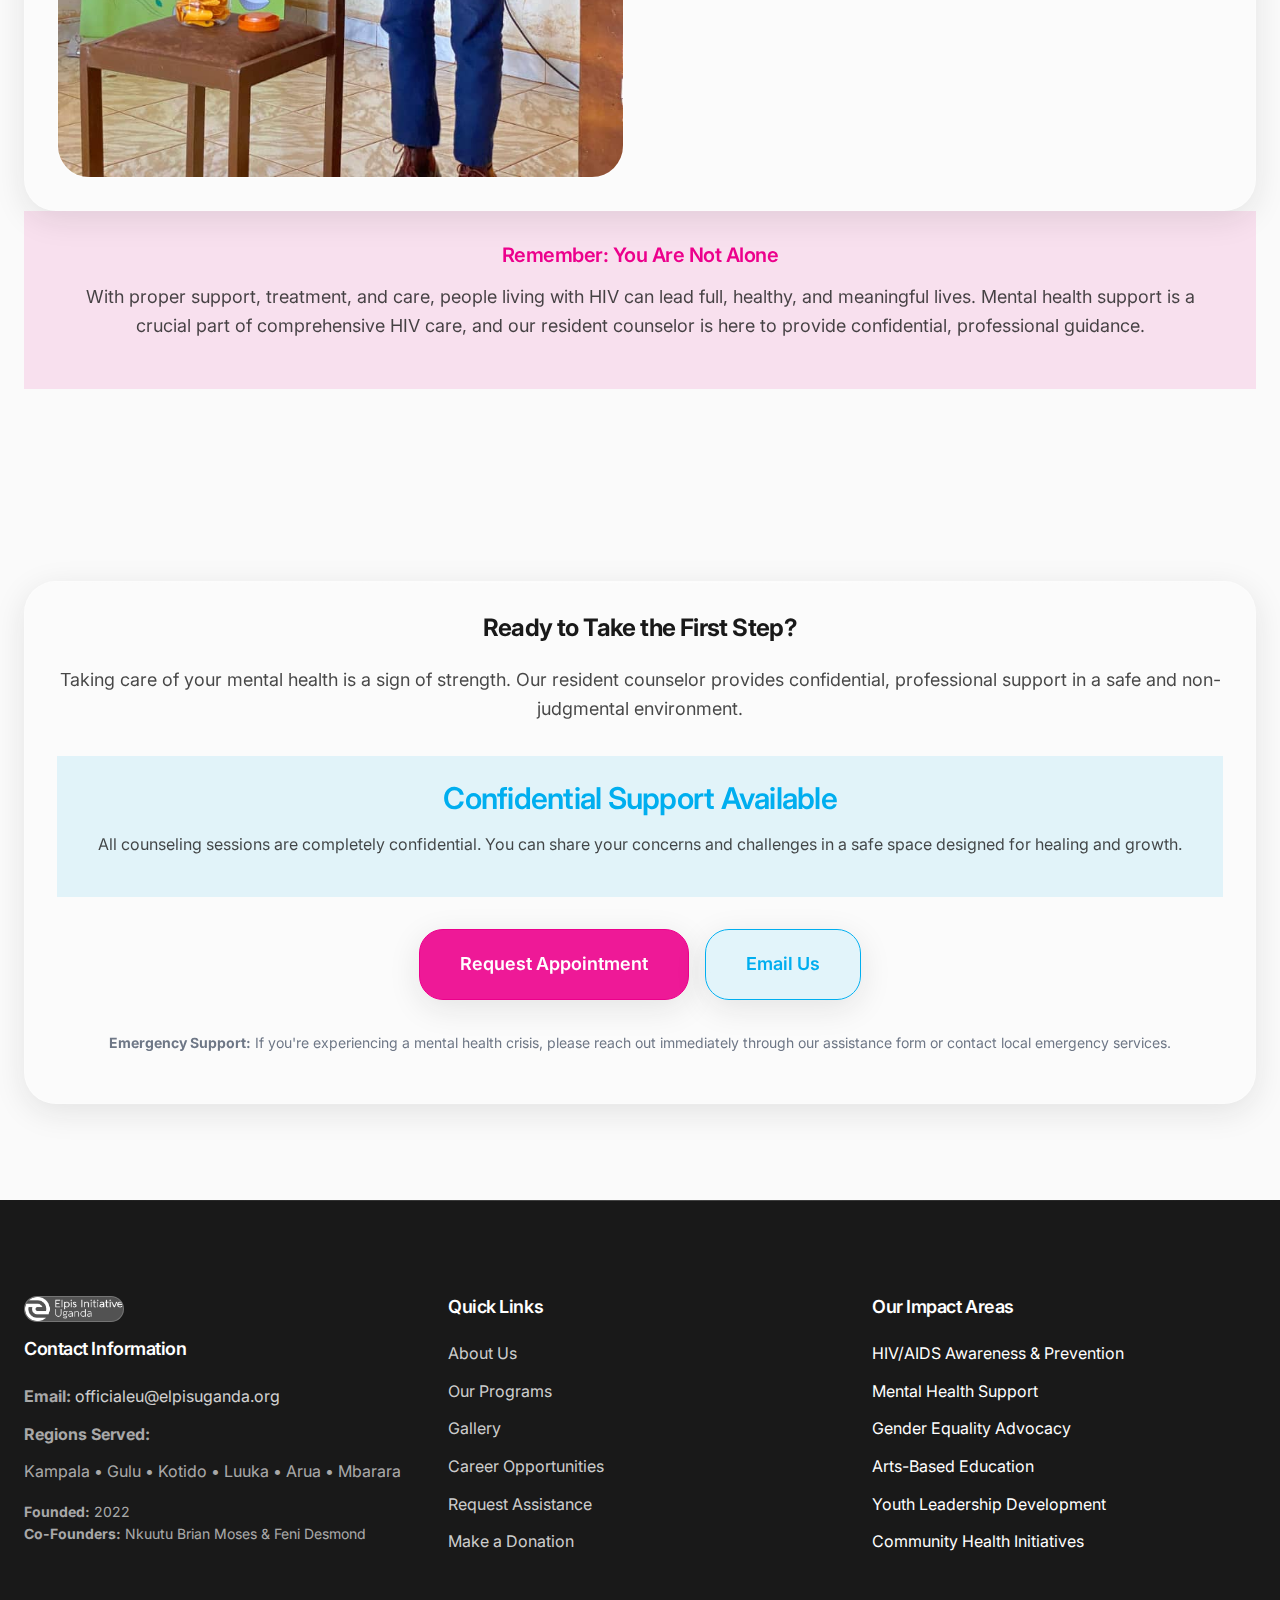
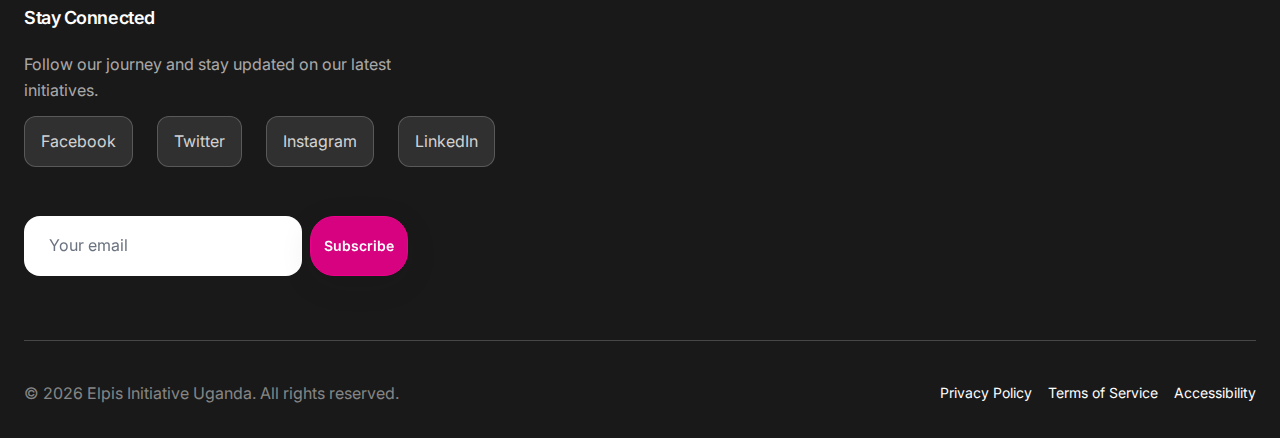
<file: resident-counselor.html>
<!DOCTYPE html>
<html lang="en">
  <head>
    <meta charset="UTF-8" />
    <meta name="viewport" content="width=device-width, initial-scale=1.0" />
    <title>Resident Counselor - Professional Mental Health Support | Elpis Initiative Uganda</title>
    <meta
      name="description"
      content="Professional mental health support and counseling services. Understanding how HIV diagnosis affects mental health and providing comprehensive care and support."
    />
    <meta
      name="keywords"
      content="HIV mental health, counseling Uganda, mental health support, HIV stigma, depression anxiety, resident counselor"
    />
    <meta name="author" content="Elpis Initiative Uganda" />

    <!-- Open Graph Meta Tags -->
    <meta
      property="og:title"
      content="Resident Counselor - Professional Mental Health Support | Elpis Initiative Uganda"
    />
    <meta
      property="og:description"
      content="Comprehensive mental health support for HIV-related mental health challenges and general wellbeing."
    />
    <meta property="og:type" content="website" />
    <meta property="og:url" content="https://elpisuganda.org/resident-counselor.html" />
    <meta property="og:image" content="docs/EIU Black Slogan.png" />

    <!-- Favicon -->
    <link rel="icon" type="image/x-icon" href="EUI Black Logo.png" />
    <link rel="apple-touch-icon" sizes="180x180" href="EUI Black Logo.png" />

    <!-- Stylesheets -->
    <link rel="preconnect" href="https://fonts.googleapis.com" />
    <link rel="preconnect" href="https://fonts.gstatic.com" crossorigin />
    <link
      href="https://fonts.googleapis.com/css2?family=Inter:wght@400;500;600;700;800;900&display=swap"
      rel="stylesheet"
    />
    <link rel="stylesheet" href="styles.css" />
  </head>
  <body>
    <!-- Skip to main content for accessibility -->
    <a href="#main-content" class="sr-only">Skip to main content</a>

    <!-- Header -->
    <header class="header" role="banner">
      <nav class="nav" role="navigation" aria-label="Main navigation">
        <div class="container">
          <div class="nav-container">
            <a
              href="index.html"
              class="nav-logo"
              aria-label="Elpis Initiative Uganda Homepage"
            >
              <img
                src="EUI Black Logo.png"
                alt="Elpis Initiative Uganda"
                class="logo"
                width="64"
                height="64"
              />
            </a>

            <ul class="nav-menu" role="menubar">
              <li role="none">
                <a href="index.html" class="nav-link" role="menuitem">Home</a>
              </li>
              <li role="none">
                <a href="about.html" class="nav-link" role="menuitem">About</a>
              </li>
              <li role="none">
                <a href="programs.html" class="nav-link" role="menuitem"
                  >What We Do</a
                >
              </li>
              <li role="none">
                <a href="gallery.html" class="nav-link" role="menuitem">Gallery</a>
              </li>
              <li role="none">
                <a href="careers.html" class="nav-link" role="menuitem"
                  >Careers</a
                >
              </li>
              <li role="none">
                <a href="assist.html" class="nav-link" role="menuitem"
                  >Assist Me</a
                >
              </li>
              <li role="none">
                <a href="resident-counselor.html" class="nav-link active" role="menuitem"
                  >Resident Counselor</a
                >
              </li>
              <li role="none">
                <a
                  href="donate.html"
                  class="nav-link btn-primary"
                  role="menuitem"
                  >Donate</a
                >
              </li>
            </ul>

            <button
              class="hamburger"
              type="button"
              aria-label="Toggle navigation menu"
              aria-expanded="false"
              aria-controls="nav-menu"
            >
              <span></span>
              <span></span>
              <span></span>
            </button>
          </div>
        </div>
      </nav>
    </header>

    <!-- Main Content -->
    <main id="main-content" role="main">
      <!-- Hero Section -->
      <section class="hero" id="hero" aria-labelledby="hero-title">
        <div class="container">
          <div class="hero-content">
            <h1 id="hero-title" class="hero-title">Resident Counselor</h1>
            <p class="hero-subtitle">
              Professional mental health support and guidance for your wellbeing journey.
              Understanding the connection between HIV diagnosis and mental health.
            </p>
            <div class="hero-buttons">
              <a href="#hiv-mental-health" class="btn btn-primary btn-lg">
                Learn More
              </a>
              <a href="#contact" class="btn btn-secondary btn-lg">
                Get Support
              </a>
            </div>
          </div>
        </div>
      </section>

      <!-- HIV Mental Health Impact Section -->
      <section class="section" id="hiv-mental-health" aria-labelledby="impact-title">
        <div class="container">
          <div class="section-header">
            <h2 id="impact-title">How Does HIV Diagnosis Affect One's Mental Health?</h2>
            <p>
              An HIV diagnosis can have a significant impact on mental health, often triggering 
              a range of emotional and psychological challenges including shock, fear, depression, 
              anxiety, and concerns about stigma and discrimination. Professional support and 
              understanding can help navigate these challenges effectively.
            </p>
          </div>

          <div class="glass-card p-8">
            <div class="grid grid-2 gap-8 items-center">
              <div class="image-container">
                <img
                  src="images/image (45).jpeg"
                  alt="Mental health support and counseling"
                  loading="lazy"
                  class="w-full h-96 object-cover rounded-lg"
                />
              </div>
              <div>
                <h3 class="text-xl font-bold text-primary mb-6">Emotional Impact</h3>
                <p class="mb-6">
                  Initial reactions often include shock, fear, sadness, or disbelief. Anxiety about the future, 
                  relationships, and health is common and completely normal.
                </p>

                <h3 class="text-xl font-bold text-secondary mb-6">Mental Health Effects</h3>
                <p class="mb-6">
                  Depression, anxiety, and feelings of isolation may develop due to stigma and misconceptions. 
                  Some may experience persistent sadness or withdrawal from social connections.
                </p>

                <h3 class="text-xl font-bold text-primary mb-6">Professional Support</h3>
                <p>
                  Mental health challenges can affect treatment adherence and daily life. Professional counseling, 
                  support groups, and proper care help manage both physical and mental wellbeing.
                </p>
              </div>
            </div>
          </div>

          <div class="max-w-4xl mx-auto mt-12">
            <div class="bg-primary-pink bg-opacity-10 p-8 rounded-lg text-center">
              <h3 class="text-xl font-bold text-primary mb-4">Remember: You Are Not Alone</h3>
              <p class="text-lg">
                With proper support, treatment, and care, people living with HIV can lead full, healthy, 
                and meaningful lives. Mental health support is a crucial part of comprehensive HIV care, 
                and our resident counselor is here to provide confidential, professional guidance.
              </p>
            </div>
          </div>
        </div>
      </section>



      <!-- Contact Section -->
      <section
        class="section"
        style="background: rgba(255, 255, 255, 0.05)"
        id="contact"
        aria-labelledby="contact-title"
      >
        <div class="container">
          <div class="max-w-3xl mx-auto">
            <div class="glass-card p-8 text-center">
              <h2 id="contact-title" class="text-2xl font-bold mb-6">
                Ready to Take the First Step?
              </h2>
              <p class="text-lg mb-8">
                Taking care of your mental health is a sign of strength. Our resident counselor 
                provides confidential, professional support in a safe and non-judgmental environment.
              </p>
              
              <div class="bg-primary-blue bg-opacity-10 p-6 rounded-lg mb-8">
                <h3 class="font-bold text-secondary mb-3">Confidential Support Available</h3>
                <p class="mb-4">
                  All counseling sessions are completely confidential. You can share your concerns 
                  and challenges in a safe space designed for healing and growth.
                </p>
              </div>

              <div class="flex gap-4 justify-center flex-wrap">
                <a href="assist.html" class="btn btn-primary btn-lg">
                  Request Appointment
                </a>
                <a href="mailto:officialeu@elpisuganda.org" class="btn btn-secondary btn-lg">
                  Email Us
                </a>
              </div>

              <div class="mt-8 text-center">
                <p class="text-sm text-gray-600">
                  <strong>Emergency Support:</strong> If you're experiencing a mental health crisis, 
                  please reach out immediately through our assistance form or contact local emergency services.
                </p>
              </div>
            </div>
          </div>
        </div>
      </section>
    </main>

    <!-- Footer -->
    <footer class="footer" role="contentinfo">
      <div class="container">
        <div class="footer-content">
          <div class="footer-section">
            <div class="image-container mb-4" style="width: 100px">
              <img
                src="EUI White Logo.png"
                alt="Elpis Initiative Uganda Logo"
                loading="lazy"
              />
            </div>
            <h4>Contact Information</h4>
            <p>
              <strong>Email:</strong>
              <a href="mailto:officialeu@elpisuganda.org" class="text-white"
                >officialeu@elpisuganda.org</a
              >
            </p>
            <p><strong>Regions Served:</strong></p>
            <p>Kampala • Gulu • Kotido • Luuka • Arua • Mbarara</p>
            <p class="text-sm mt-4">
              <strong>Founded:</strong> 2022<br />
              <strong>Co-Founders:</strong> Nkuutu Brian Moses & Feni Desmond
            </p>
          </div>

          <div class="footer-section">
            <h4>Quick Links</h4>
            <nav aria-label="Footer navigation">
              <ul>
                <li><a href="about.html">About Us</a></li>
                <li><a href="programs.html">Our Programs</a></li>
                <li><a href="gallery.html">Gallery</a></li>
                <li><a href="careers.html">Career Opportunities</a></li>
                <li><a href="assist.html">Request Assistance</a></li>
                <li><a href="donate.html">Make a Donation</a></li>
              </ul>
            </nav>
          </div>

          <div class="footer-section">
            <h4>Our Impact Areas</h4>
            <ul>
              <li>HIV/AIDS Awareness & Prevention</li>
              <li>Mental Health Support</li>
              <li>Gender Equality Advocacy</li>
              <li>Arts-Based Education</li>
              <li>Youth Leadership Development</li>
              <li>Community Health Initiatives</li>
            </ul>
          </div>

          <div class="footer-section">
            <h4>Stay Connected</h4>
            <p class="mb-4">
              Follow our journey and stay updated on our latest initiatives.
            </p>
            <div class="social-links">
              <a href="#" aria-label="Follow us on Facebook" class="social-link"
                >Facebook</a
              >
              <a href="#" aria-label="Follow us on Twitter" class="social-link"
                >Twitter</a
              >
              <a
                href="#"
                aria-label="Follow us on Instagram"
                class="social-link"
                >Instagram</a
              >
              <a
                href="#"
                aria-label="Connect with us on LinkedIn"
                class="social-link"
                >LinkedIn</a
              >
            </div>

            <!-- Newsletter Signup -->
            <div class="mt-6">
              <h5 class="text-sm font-semibold mb-2">Newsletter</h5>
              <form class="flex gap-2" aria-label="Newsletter signup">
                <input
                  type="email"
                  placeholder="Your email"
                  class="form-input text-sm"
                  style="
                    min-height: 40px;
                    background: var(--white);
                    color: var(--charcoal);
                  "
                  aria-label="Email address for newsletter"
                  required
                />
                <button type="submit" class="btn btn-primary btn-sm">
                  Subscribe
                </button>
              </form>
            </div>
          </div>
        </div>

        <div class="footer-bottom">
          <div
            class="flex justify-between items-center gap-4"
            style="flex-wrap: wrap"
          >
            <p>
              &copy; <span id="copyright-year">2025</span> Elpis Initiative
              Uganda. All rights reserved.
            </p>
            <div class="flex gap-4 text-sm">
              <a href="#" class="text-white">Privacy Policy</a>
              <a href="#" class="text-white">Terms of Service</a>
              <a href="#" class="text-white">Accessibility</a>
            </div>
          </div>
        </div>
      </div>
    </footer>

    <!-- Scripts -->
    <script src="script.js"></script>
  </body>
</html>
</file>
<file: styles.css>
/* Elpis Initiative Uganda - Modern Glassmorphism Design System */

/* CSS Custom Properties - Exact Brand Colors */
:root {
  /* Brand Colors - Exact CMYK Values */
  --primary-pink: #ec008c; /* C=1% M=99% Y=0% K=0% */
  --primary-blue: #00aeef; /* C=69% M=14% Y=0% K=0% */
  --white: #ffffff;
  --charcoal: #191919;
  
  /* Extended Palette for Glassmorphism */
  --glass-white: rgba(255, 255, 255, 0.15);
  --glass-white-strong: rgba(255, 255, 255, 0.25);
  --glass-pink: rgba(236, 0, 140, 0.1);
  --glass-blue: rgba(0, 174, 239, 0.1);
  --glass-charcoal: rgba(25, 25, 25, 0.1);
  
  /* Background Colors */
  --bg-primary: #fafafa;
  --bg-secondary: #f5f7fa;
  --border-glass: rgba(255, 255, 255, 0.2);
  --shadow-glass: 0 8px 32px 0 rgba(25, 25, 25, 0.1);
  --shadow-glass-hover: 0 12px 40px 0 rgba(25, 25, 25, 0.15);
  
  /* Typography Scale */
  --font-family-primary: 'Inter', -apple-system, BlinkMacSystemFont, 'Segoe UI', sans-serif;
  --font-family-heading: 'Inter', -apple-system, BlinkMacSystemFont, 'Segoe UI', sans-serif;
  
  /* Font Sizes */
  --fs-xs: 0.75rem;
  --fs-sm: 0.875rem;
  --fs-base: 1rem;
  --fs-lg: 1.125rem;
  --fs-xl: 1.25rem;
  --fs-2xl: 1.5rem;
  --fs-3xl: 1.875rem;
  --fs-4xl: 2.25rem;
  --fs-5xl: 3rem;
  --fs-6xl: 3.75rem;
  
  /* Spacing Scale */
  --space-1: 0.25rem;
  --space-2: 0.5rem;
  --space-3: 0.75rem;
  --space-4: 1rem;
  --space-5: 1.25rem;
  --space-6: 1.5rem;
  --space-8: 2rem;
  --space-10: 2.5rem;
  --space-12: 3rem;
  --space-16: 4rem;
  --space-20: 5rem;
  --space-24: 6rem;
  --space-32: 8rem;
  
  /* Layout */
  --max-width-container: 1280px;
  --max-width-content: 800px;
  --border-radius-sm: 0.5rem;
  --border-radius-md: 0.75rem;
  --border-radius-lg: 1rem;
  --border-radius-xl: 1.5rem;
  --border-radius-2xl: 2rem;
  
  /* Glassmorphism Effects */
  --backdrop-blur: blur(16px);
  --backdrop-blur-strong: blur(24px);
  
  /* Transitions */
  --transition-fast: 150ms ease-out;
  --transition-normal: 300ms ease-out;
  --transition-slow: 500ms ease-out;
}

/* Reset & Base Styles */
*,
*::before,
*::after {
  box-sizing: border-box;
}

* {
  margin: 0;
  padding: 0;
}

html {
  scroll-behavior: smooth;
  font-size: 16px;
}

body {
  font-family: var(--font-family-primary);
  font-size: var(--fs-base);
  line-height: 1.6;
  color: var(--charcoal);
  background: var(--bg-primary);
  -webkit-font-smoothing: antialiased;
  -moz-osx-font-smoothing: grayscale;
  overflow-x: hidden;
}

/* Glassmorphism Background Pattern */
body::before {
  content: '';
  position: fixed;
  top: -50%;
  left: -50%;
  width: 200%;
  height: 200%;
  background: 
    radial-gradient(circle at 25% 25%, var(--glass-pink) 0%, transparent 35%),
    radial-gradient(circle at 75% 75%, var(--glass-blue) 0%, transparent 35%),
    radial-gradient(circle at 50% 10%, var(--glass-pink) 0%, transparent 25%),
    radial-gradient(circle at 10% 80%, var(--glass-blue) 0%, transparent 30%);
  z-index: -2;
  opacity: 0.6;
  animation: float 20s ease-in-out infinite;
}

@keyframes float {
  0%, 100% { transform: translate(0, 0) rotate(0deg); }
  33% { transform: translate(30px, -30px) rotate(120deg); }
  66% { transform: translate(-20px, 20px) rotate(240deg); }
}

img,
picture,
video,
canvas,
svg {
  display: block;
  max-width: 100%;
  height: auto;
}

input,
button,
textarea,
select {
  font: inherit;
}

button {
  cursor: pointer;
  border: none;
  background: none;
}

a {
  color: inherit;
  text-decoration: none;
}

ul,
ol {
  list-style: none;
}

/* Typography */
h1,
h2,
h3,
h4,
h5,
h6 {
  font-family: var(--font-family-heading);
  font-weight: 700;
  line-height: 1.2;
  margin-bottom: var(--space-4);
  color: var(--charcoal);
  letter-spacing: -0.025em;
}

h1 { font-size: var(--fs-5xl); font-weight: 800; }
h2 { font-size: var(--fs-4xl); font-weight: 700; }
h3 { font-size: var(--fs-3xl); font-weight: 600; }
h4 { font-size: var(--fs-2xl); font-weight: 600; }
h5 { font-size: var(--fs-xl); font-weight: 600; }
h6 { font-size: var(--fs-lg); font-weight: 600; }

p {
  margin-bottom: var(--space-4);
  color: var(--charcoal);
  opacity: 0.8;
}

.text-primary { color: var(--primary-pink); }
.text-secondary { color: var(--primary-blue); }
.text-white { color: var(--white); }
.text-gray-600 { color: #4a5568; } /* Good contrast on white backgrounds */
.text-gray-700 { color: #2d3748; } /* Strong contrast on white backgrounds */
.text-center { text-align: center; }
.text-sm { font-size: var(--fs-sm); }
.text-base { font-size: var(--fs-base); }
.text-lg { font-size: var(--fs-lg); }
.text-xl { font-size: var(--fs-xl); }
.text-2xl { font-size: var(--fs-2xl); }
.text-primary-pink { color: var(--primary-pink); }
.text-primary-blue { color: var(--primary-blue); }

/* Background Opacity Utilities */
.bg-primary-pink { background-color: var(--primary-pink); }
.bg-primary-blue { background-color: var(--primary-blue); }
.bg-primary-pink.bg-opacity-10 { background-color: rgba(236, 0, 140, 0.1); }
.bg-primary-blue.bg-opacity-10 { background-color: rgba(0, 174, 239, 0.1); }
.bg-primary-pink.bg-opacity-20 { background-color: rgba(236, 0, 140, 0.2); }
.bg-primary-blue.bg-opacity-20 { background-color: rgba(0, 174, 239, 0.2); }
.bg-gray-50 { background-color: #f9fafb; }

/* Border Utilities */
.border-l-4 { border-left-width: 4px; }
.border-primary-pink { border-color: var(--primary-pink); }
.border-primary-blue { border-color: var(--primary-blue); }

/* Layout Components */
.container {
  width: 100%;
  max-width: var(--max-width-container);
  margin: 0 auto;
  padding: 0 var(--space-6);
}

.container-sm {
  max-width: var(--max-width-content);
}

.section {
  padding: var(--space-24) 0;
  position: relative;
}

.section-sm {
  padding: var(--space-16) 0;
}

.grid {
  display: grid;
  gap: var(--space-8);
}

.grid-2 { grid-template-columns: repeat(2, 1fr); }
.grid-3 { grid-template-columns: repeat(3, 1fr); }
.grid-4 { grid-template-columns: repeat(4, 1fr); }

.flex {
  display: flex;
}

.flex-col {
  flex-direction: column;
}

.items-center {
  align-items: center;
}

.justify-center {
  justify-content: center;
}

.justify-between {
  justify-content: space-between;
}

.gap-2 { gap: var(--space-2); }
.gap-4 { gap: var(--space-4); }
.gap-6 { gap: var(--space-6); }
.gap-8 { gap: var(--space-8); }

/* Glassmorphism Button Components */
.btn {
  display: inline-flex;
  align-items: center;
  justify-content: center;
  gap: var(--space-2);
  padding: var(--space-4) var(--space-8);
  border-radius: var(--border-radius-xl);
  font-weight: 600;
  font-size: var(--fs-base);
  text-decoration: none;
  transition: all var(--transition-normal);
  border: 1px solid var(--border-glass);
  cursor: pointer;
  min-height: 52px;
  position: relative;
  overflow: hidden;
  backdrop-filter: var(--backdrop-blur);
  -webkit-backdrop-filter: var(--backdrop-blur);
}

.btn::before {
  content: '';
  position: absolute;
  top: 0;
  left: -100%;
  width: 100%;
  height: 100%;
  background: linear-gradient(90deg, transparent, rgba(255, 255, 255, 0.2), transparent);
  transition: left var(--transition-slow);
}

.btn:hover::before {
  left: 100%;
}

.btn:focus-visible {
  outline: 2px solid var(--primary-blue);
  outline-offset: 2px;
}

.btn-primary {
  background: rgba(236, 0, 140, 0.9);
  color: var(--white);
  border-color: var(--primary-pink);
  box-shadow: var(--shadow-glass);
}

.btn-primary:hover {
  background: var(--primary-pink);
  transform: translateY(-2px);
  box-shadow: var(--shadow-glass-hover);
}

.btn-secondary {
  background: rgba(0, 174, 239, 0.1);
  color: var(--primary-blue);
  border-color: var(--primary-blue);
  box-shadow: var(--shadow-glass);
}

.btn-secondary:hover {
  background: rgba(0, 174, 239, 0.9);
  color: var(--white);
  transform: translateY(-2px);
  box-shadow: var(--shadow-glass-hover);
}

.btn-outline {
  background: var(--glass-white);
  color: var(--charcoal);
  border-color: var(--border-glass);
}

.btn-outline:hover {
  background: var(--glass-white-strong);
  transform: translateY(-2px);
}

.btn-lg {
  padding: var(--space-5) var(--space-10);
  font-size: var(--fs-lg);
  min-height: 60px;
}

.btn-sm {
  padding: var(--space-2) var(--space-6);
  font-size: var(--fs-sm);
  min-height: 44px;
}

.btn-full {
  width: 100%;
}

/* Glassmorphism Card Components */
.glass-card {
  background: var(--glass-white-strong);
  border: 1px solid var(--border-glass);
  border-radius: var(--border-radius-2xl);
  padding: var(--space-8);
  backdrop-filter: var(--backdrop-blur);
  -webkit-backdrop-filter: var(--backdrop-blur);
  box-shadow: var(--shadow-glass);
  transition: all var(--transition-normal);
  position: relative;
}

.glass-card::before {
  content: '';
  position: absolute;
  top: 0;
  left: 0;
  right: 0;
  height: 1px;
  background: linear-gradient(90deg, transparent, rgba(255, 255, 255, 0.5), transparent);
}

.glass-card:hover {
  transform: translateY(-4px);
  box-shadow: var(--shadow-glass-hover);
  background: rgba(255, 255, 255, 0.3);
}

.card {
  background: var(--white);
  border: 1px solid rgba(255, 255, 255, 0.2);
  border-radius: var(--border-radius-2xl);
  padding: var(--space-8);
  box-shadow: var(--shadow-glass);
  transition: all var(--transition-normal);
  position: relative;
}

.card:hover {
  transform: translateY(-4px);
  box-shadow: var(--shadow-glass-hover);
}

.card-header {
  margin-bottom: var(--space-6);
}

.card-title {
  font-size: var(--fs-xl);
  font-weight: 700;
  margin-bottom: var(--space-2);
}

.card-content {
  margin-bottom: var(--space-4);
}

/* Form Components with Glassmorphism */
.form-group {
  margin-bottom: var(--space-6);
}

.form-label {
  display: block;
  font-weight: 600;
  margin-bottom: var(--space-3);
  color: var(--charcoal);
  font-size: var(--fs-sm);
}

.form-input,
.form-select,
.form-textarea {
  width: 100%;
  padding: var(--space-4) var(--space-6);
  border: 1px solid var(--border-glass);
  border-radius: var(--border-radius-lg);
  font-size: var(--fs-base);
  transition: all var(--transition-normal);
  background: var(--glass-white-strong);
  backdrop-filter: var(--backdrop-blur);
  -webkit-backdrop-filter: var(--backdrop-blur);
  color: var(--charcoal);
  min-height: 52px;
}

.form-input:focus,
.form-select:focus,
.form-textarea:focus {
  outline: none;
  border-color: var(--primary-blue);
  background: var(--white);
  box-shadow: 0 0 0 3px rgba(0, 174, 239, 0.1);
}

.form-textarea {
  resize: vertical;
  min-height: 120px;
}

.form-input::placeholder,
.form-select::placeholder,
.form-textarea::placeholder {
  color: #6b7280;
  opacity: 1;
}

.form-input::-webkit-input-placeholder,
.form-select::-webkit-input-placeholder,
.form-textarea::-webkit-input-placeholder {
  color: #6b7280;
}

.form-input::-moz-placeholder,
.form-select::-moz-placeholder,
.form-textarea::-moz-placeholder {
  color: #6b7280;
  opacity: 1;
}

.form-error {
  color: var(--primary-pink);
  font-size: var(--fs-sm);
  margin-top: var(--space-2);
  font-weight: 500;
}

/* Glassmorphism Navigation */
.header {
  background: var(--glass-white-strong);
  backdrop-filter: var(--backdrop-blur-strong);
  -webkit-backdrop-filter: var(--backdrop-blur-strong);
  border-bottom: 1px solid var(--border-glass);
  position: fixed;
  top: 0;
  left: 0;
  right: 0;
  z-index: 1000;
  transition: all var(--transition-normal);
}

.nav {
  padding: var(--space-4) 0;
}

.nav-container {
  display: flex;
  align-items: center;
  justify-content: space-between;
}

.nav-logo {
  display: flex;
  align-items: center;
  gap: var(--space-3);
  font-weight: 800;
  font-size: var(--fs-lg);
  color: var(--charcoal);
  text-decoration: none;
  letter-spacing: -0.02em;
}

.logo {
  width: 64px;
  height: 64px;
  object-fit: contain;
  border-radius: var(--border-radius-md);
}

.nav-menu {
  display: flex;
  align-items: center;
  gap: var(--space-8);
}

.nav-link {
  font-weight: 500;
  font-size: var(--fs-base);
  transition: all var(--transition-normal);
  position: relative;
  padding: var(--space-3) var(--space-4);
  border-radius: var(--border-radius-md);
}

.nav-link:hover {
  color: var(--primary-pink);
  background: var(--glass-pink);
}

.nav-link.active {
  color: var(--primary-pink);
  background: var(--glass-pink);
  font-weight: 600;
}

.hamburger {
  display: none;
  flex-direction: column;
  justify-content: center;
  align-items: center;
  gap: 4px;
  width: 44px;
  height: 44px;
  padding: var(--space-2);
  cursor: pointer;
  border-radius: var(--border-radius-md);
  background: var(--glass-white);
  border: 1px solid var(--border-glass);
  position: relative;
  z-index: 1000;
  -webkit-tap-highlight-color: transparent;
}

.hamburger:hover {
  background: var(--glass-white-strong);
}

.hamburger span {
  width: 20px;
  height: 3px;
  background-color: var(--charcoal);
  transition: all var(--transition-normal);
  border-radius: 2px;
  display: block;
}

.hamburger.active span:nth-child(1) {
  transform: rotate(45deg) translate(5px, 5px);
}

.hamburger.active span:nth-child(2) {
  opacity: 0;
  transform: scale(0);
}

.hamburger.active span:nth-child(3) {
  transform: rotate(-45deg) translate(5px, -5px);
}

/* Hero Section with Glassmorphism */
.hero {
  padding: var(--space-32) 0 var(--space-24);
  margin-top: 80px;
  text-align: center;
  position: relative;
  overflow: hidden;
}

.hero-content {
  max-width: 900px;
  margin: 0 auto;
  position: relative;
  z-index: 2;
}

.hero-title {
  font-size: var(--fs-6xl);
  font-weight: 800;
  margin-bottom: var(--space-8);
  color: var(--charcoal);
  line-height: 1.1;
  letter-spacing: -0.03em;
}

.hero-subtitle {
  font-size: var(--fs-2xl);
  color: var(--charcoal);
  opacity: 0.7;
  margin-bottom: var(--space-12);
  line-height: 1.4;
  font-weight: 400;
}

.hero-buttons {
  display: flex;
  gap: var(--space-6);
  justify-content: center;
  flex-wrap: wrap;
}

/* Stats Section with Glassmorphism */
.stats {
  padding: var(--space-20) 0;
  position: relative;
}

.stats-grid {
  display: grid;
  grid-template-columns: repeat(auto-fit, minmax(280px, 1fr));
  gap: var(--space-8);
  text-align: center;
}

.stat-card {
  background: var(--glass-white-strong);
  backdrop-filter: var(--backdrop-blur);
  -webkit-backdrop-filter: var(--backdrop-blur);
  padding: var(--space-10) var(--space-8);
  border-radius: var(--border-radius-2xl);
  border: 1px solid var(--border-glass);
  box-shadow: var(--shadow-glass);
  transition: all var(--transition-normal);
  position: relative;
}

.stat-card::before {
  content: '';
  position: absolute;
  top: 0;
  left: 0;
  right: 0;
  height: 1px;
  background: linear-gradient(90deg, transparent, rgba(255, 255, 255, 0.6), transparent);
}

.stat-card:hover {
  transform: translateY(-6px);
  box-shadow: var(--shadow-glass-hover);
  background: rgba(255, 255, 255, 0.3);
}

.stat-number {
  font-size: var(--fs-6xl);
  font-weight: 900;
  color: var(--primary-pink);
  margin-bottom: var(--space-4);
  line-height: 1;
}

.stat-label {
  font-size: var(--fs-xl);
  color: var(--charcoal);
  font-weight: 600;
  margin: 0;
  opacity: 0.8;
}

/* Section Headers */
.section-header {
  text-align: center;
  margin-bottom: var(--space-16);
}

.section-header h2 {
  margin-bottom: var(--space-6);
  font-size: var(--fs-5xl);
}

.section-header p {
  font-size: var(--fs-xl);
  max-width: 700px;
  margin: 0 auto;
  opacity: 0.7;
}

/* Program Cards with Glassmorphism */
.programs-grid {
  display: grid;
  grid-template-columns: repeat(auto-fit, minmax(350px, 1fr));
  gap: var(--space-10);
}

.program-card {
  background: var(--glass-white-strong);
  backdrop-filter: var(--backdrop-blur);
  -webkit-backdrop-filter: var(--backdrop-blur);
  padding: var(--space-10);
  border-radius: var(--border-radius-2xl);
  border: 1px solid var(--border-glass);
  box-shadow: var(--shadow-glass);
  transition: all var(--transition-normal);
  position: relative;
  overflow: hidden;
}

.program-card::before {
  content: '';
  position: absolute;
  top: 0;
  left: 0;
  width: 4px;
  height: 100%;
  background: var(--primary-pink);
  transition: all var(--transition-normal);
}

.program-card:nth-child(2)::before {
  background: var(--primary-blue);
}

.program-card:nth-child(3)::before {
  background: var(--primary-pink);
}

.program-card:hover {
  transform: translateY(-6px);
  box-shadow: var(--shadow-glass-hover);
  background: rgba(255, 255, 255, 0.35);
}

.program-card:hover::before {
  width: 8px;
}

.program-card h3 {
  color: var(--charcoal);
  margin-bottom: var(--space-6);
  font-size: var(--fs-2xl);
}

.program-card p {
  line-height: 1.7;
  margin: 0;
  opacity: 0.8;
}

/* Campaign Highlight with Glassmorphism */
.campaign-highlight {
  background: var(--charcoal);
  color: var(--white);
  padding: var(--space-24) 0;
  text-align: center;
  position: relative;
  overflow: hidden;
}

.campaign-highlight::before {
  content: '';
  position: absolute;
  top: 0;
  left: 0;
  right: 0;
  bottom: 0;
  background: 
    radial-gradient(circle at 20% 20%, rgba(236, 0, 140, 0.15) 0%, transparent 40%),
    radial-gradient(circle at 80% 80%, rgba(0, 174, 239, 0.15) 0%, transparent 40%);
  z-index: 1;
}

.campaign-content {
  position: relative;
  z-index: 2;
}

.campaign-content h2 {
  color: var(--white);
  margin-bottom: var(--space-6);
  font-size: var(--fs-5xl);
}

.campaign-content p {
  font-size: var(--fs-xl);
  color: rgba(255, 255, 255, 0.9);
  margin-bottom: var(--space-12);
  max-width: 700px;
  margin-left: auto;
  margin-right: auto;
}

/* Footer with Glassmorphism */
.footer {
  background: var(--charcoal);
  color: var(--white);
  padding: var(--space-24) 0 var(--space-8);
  position: relative;
}

.footer::before {
  content: '';
  position: absolute;
  top: 0;
  left: 0;
  right: 0;
  height: 1px;
  background: linear-gradient(90deg, transparent, rgba(255, 255, 255, 0.2), transparent);
}

.footer-content {
  display: grid;
  grid-template-columns: repeat(auto-fit, minmax(280px, 1fr));
  gap: var(--space-10);
  margin-bottom: var(--space-16);
}

.footer-section h4 {
  color: var(--white);
  margin-bottom: var(--space-6);
  font-size: var(--fs-lg);
}

.footer-section p {
  color: rgba(255, 255, 255, 0.8);
  margin-bottom: var(--space-3);
}

.footer-section ul li {
  margin-bottom: var(--space-3);
}

.footer-section ul li a {
  color: rgba(255, 255, 255, 0.8);
  transition: color var(--transition-normal);
  font-size: var(--fs-base);
}

.footer-section ul li a:hover {
  color: var(--primary-pink);
}

.social-links {
  display: flex;
  gap: var(--space-6);
}

.social-links a {
  color: rgba(255, 255, 255, 0.8);
  transition: all var(--transition-normal);
  padding: var(--space-3) var(--space-4);
  border-radius: var(--border-radius-md);
  background: rgba(255, 255, 255, 0.1);
  border: 1px solid rgba(255, 255, 255, 0.2);
}

.social-links a:hover {
  color: var(--white);
  background: var(--primary-blue);
  transform: translateY(-2px);
}

.footer-bottom {
  text-align: center;
  padding-top: var(--space-10);
  border-top: 1px solid rgba(255, 255, 255, 0.2);
}

.footer-bottom p {
  color: rgba(255, 255, 255, 0.6);
  margin: 0;
}

/* Image Containers with Glassmorphism */
.image-container {
  position: relative;
  border-radius: var(--border-radius-2xl);
  overflow: hidden;
  background: var(--glass-white-strong);
  backdrop-filter: var(--backdrop-blur);
  -webkit-backdrop-filter: var(--backdrop-blur);
  border: 1px solid var(--border-glass);
}

.image-container img {
  width: 100%;
  height: 100%;
  object-fit: cover;
  transition: transform var(--transition-slow);
}

.image-container:hover img {
  transform: scale(1.05);
}

/* Donation Amount Selection */
.amount-grid {
  display: grid;
  grid-template-columns: repeat(auto-fit, minmax(140px, 1fr));
  gap: var(--space-4);
  margin-bottom: var(--space-8);
}

.amount-option {
  padding: var(--space-6);
  border: 1px solid var(--border-glass);
  border-radius: var(--border-radius-xl);
  text-align: center;
  cursor: pointer;
  transition: all var(--transition-normal);
  background: var(--glass-white-strong);
  backdrop-filter: var(--backdrop-blur);
  -webkit-backdrop-filter: var(--backdrop-blur);
  font-weight: 600;
  font-size: var(--fs-lg);
}

.amount-option:hover {
  transform: translateY(-2px);
  box-shadow: var(--shadow-glass);
  background: var(--glass-pink);
  border-color: var(--primary-pink);
}

.amount-option.selected {
  background: var(--primary-pink);
  color: var(--white);
  border-color: var(--primary-pink);
  box-shadow: var(--shadow-glass-hover);
}

/* Payment Methods */
.payment-methods {
  display: grid;
  grid-template-columns: repeat(auto-fit, minmax(200px, 1fr));
  gap: var(--space-6);
  margin-bottom: var(--space-8);
}

.payment-method {
  padding: var(--space-6);
  border: 1px solid var(--border-glass);
  border-radius: var(--border-radius-xl);
  text-align: center;
  cursor: pointer;
  transition: all var(--transition-normal);
  background: var(--glass-white-strong);
  backdrop-filter: var(--backdrop-blur);
  -webkit-backdrop-filter: var(--backdrop-blur);
}

.payment-method:hover {
  transform: translateY(-2px);
  background: var(--glass-blue);
  border-color: var(--primary-blue);
}

.payment-method.selected {
  background: var(--primary-blue);
  color: var(--white);
  border-color: var(--primary-blue);
}

/* Gallery Grid */
.gallery-grid {
  display: grid;
  grid-template-columns: repeat(auto-fit, minmax(320px, 1fr));
  gap: var(--space-8);
}

.gallery-item {
  position: relative;
  border-radius: var(--border-radius-2xl);
  overflow: hidden;
  cursor: pointer;
  transition: transform var(--transition-normal);
  background: var(--glass-white-strong);
  backdrop-filter: var(--backdrop-blur);
  -webkit-backdrop-filter: var(--backdrop-blur);
  border: 1px solid var(--border-glass);
}

.gallery-item:hover {
  transform: translateY(-4px);
  box-shadow: var(--shadow-glass-hover);
}

.gallery-item img {
  width: 100%;
  height: 280px;
  object-fit: cover;
}

/* Modal with Glassmorphism */
.modal {
  display: none;
  position: fixed;
  top: 0;
  left: 0;
  width: 100%;
  height: 100%;
  background-color: rgba(25, 25, 25, 0.8);
  backdrop-filter: var(--backdrop-blur);
  -webkit-backdrop-filter: var(--backdrop-blur);
  z-index: 2000;
  align-items: center;
  justify-content: center;
  padding: var(--space-6);
}

.modal.active {
  display: flex;
}

.modal-content {
  position: relative;
  max-width: 90vw;
  max-height: 90vh;
  background: var(--glass-white-strong);
  backdrop-filter: var(--backdrop-blur-strong);
  -webkit-backdrop-filter: var(--backdrop-blur-strong);
  border-radius: var(--border-radius-2xl);
  border: 1px solid var(--border-glass);
  overflow: hidden;
  box-shadow: var(--shadow-glass-hover);
}

.modal-close {
  position: absolute;
  top: var(--space-6);
  right: var(--space-6);
  background: rgba(25, 25, 25, 0.7);
  color: var(--white);
  border: none;
  width: 44px;
  height: 44px;
  border-radius: 50%;
  cursor: pointer;
  font-size: var(--fs-xl);
  z-index: 2001;
  backdrop-filter: var(--backdrop-blur);
  -webkit-backdrop-filter: var(--backdrop-blur);
}

/* Job Listings */
.job-grid {
  display: grid;
  gap: var(--space-8);
}

.job-card {
  background: var(--glass-white-strong);
  backdrop-filter: var(--backdrop-blur);
  -webkit-backdrop-filter: var(--backdrop-blur);
  border: 1px solid var(--border-glass);
  border-radius: var(--border-radius-2xl);
  padding: var(--space-8);
  transition: all var(--transition-normal);
  box-shadow: var(--shadow-glass);
}

.job-card:hover {
  transform: translateY(-4px);
  box-shadow: var(--shadow-glass-hover);
  background: rgba(255, 255, 255, 0.35);
}

/* Utility Classes */
.sr-only {
  position: absolute;
  width: 1px;
  height: 1px;
  padding: 0;
  margin: -1px;
  overflow: hidden;
  clip: rect(0, 0, 0, 0);
  white-space: nowrap;
  border: 0;
}

.mb-0 { margin-bottom: 0; }
.mb-2 { margin-bottom: var(--space-2); }
.mb-4 { margin-bottom: var(--space-4); }
.mb-6 { margin-bottom: var(--space-6); }
.mb-8 { margin-bottom: var(--space-8); }

.mt-0 { margin-top: 0; }
.mt-2 { margin-top: var(--space-2); }
.mt-4 { margin-top: var(--space-4); }
.mt-6 { margin-top: var(--space-6); }
.mt-8 { margin-top: var(--space-8); }

.p-4 { padding: var(--space-4); }
.p-6 { padding: var(--space-6); }
.p-8 { padding: var(--space-8); }

.hidden { display: none; }
.block { display: block; }
.inline-block { display: inline-block; }

/* Back to Top Button with Glassmorphism */
.back-to-top {
  position: fixed;
  bottom: var(--space-6);
  right: var(--space-6);
  background: var(--glass-white-strong);
  backdrop-filter: var(--backdrop-blur);
  -webkit-backdrop-filter: var(--backdrop-blur);
  border: 1px solid var(--border-glass);
  border-radius: 50%;
  width: 56px;
  height: 56px;
  display: none;
  align-items: center;
  justify-content: center;
  cursor: pointer;
  transition: all var(--transition-normal);
  box-shadow: var(--shadow-glass);
  z-index: 1000;
  color: var(--charcoal);
  font-size: var(--fs-xl);
  font-weight: 700;
}

.back-to-top:hover {
  transform: translateY(-4px);
  box-shadow: var(--shadow-glass-hover);
  background: var(--primary-pink);
  color: var(--white);
}

/* Responsive Design */
@media (max-width: 992px) {
  .hamburger {
    display: flex !important;
  }
  
  .nav-menu {
    display: none;
  }
  
  .nav-menu.active {
    display: flex;
  }
}

@media (max-width: 1024px) {
  .hero-title {
    font-size: var(--fs-5xl);
  }
  
  .grid-3 {
    grid-template-columns: repeat(2, 1fr);
  }
}

@media (max-width: 768px) {
  :root {
    --fs-6xl: 3rem;
    --fs-5xl: 2.5rem;
    --fs-4xl: 2rem;
    --fs-3xl: 1.5rem;
    --space-32: 4rem;
  }
  
  .container {
    padding: 0 var(--space-4);
  }
  
  .hamburger {
    display: flex !important;
  }
  
  .nav-menu {
    position: fixed;
    top: 100%;
    left: 0;
    width: 100%;
    background: var(--glass-white-strong);
    backdrop-filter: var(--backdrop-blur-strong);
    -webkit-backdrop-filter: var(--backdrop-blur-strong);
    border-top: 1px solid var(--border-glass);
    box-shadow: var(--shadow-glass);
    flex-direction: column;
    padding: var(--space-8) var(--space-6);
    gap: var(--space-4);
    transition: all var(--transition-normal);
    transform: translateY(-100%);
    opacity: 0;
    visibility: hidden;
  }
  
  .nav-menu.active {
    transform: translateY(0);
    opacity: 1;
    visibility: visible;
  }
  
  .hero {
    padding: var(--space-24) 0 var(--space-16);
    margin-top: 80px;
  }
  
  .hero-buttons {
    flex-direction: column;
    align-items: center;
  }
  
  .hero-buttons .btn {
    width: 100%;
    max-width: 320px;
  }
  
  .grid-2,
  .grid-3,
  .grid-4 {
    grid-template-columns: 1fr;
  }
  
  .stats-grid {
    grid-template-columns: 1fr;
    gap: var(--space-6);
  }
  
  .programs-grid {
    grid-template-columns: 1fr;
    gap: var(--space-8);
  }
  
  .amount-grid {
    grid-template-columns: repeat(2, 1fr);
  }
  
  .payment-methods {
    grid-template-columns: 1fr;
  }
  
  .social-links {
    flex-wrap: wrap;
  }
}

@media (max-width: 480px) {
  .section {
    padding: var(--space-16) 0;
  }
  
  .hero {
    padding: var(--space-16) 0 var(--space-12);
  }
  
  .hero-title {
    font-size: var(--fs-4xl);
  }
  
  .hero-subtitle {
    font-size: var(--fs-lg);
  }
  
  .card,
  .glass-card,
  .program-card,
  .stat-card {
    padding: var(--space-6);
  }
  
  .amount-grid {
    grid-template-columns: 1fr;
  }
  
  .back-to-top {
    width: 48px;
    height: 48px;
    bottom: var(--space-4);
    right: var(--space-4);
  }
}

/* High contrast mode support */
@media (prefers-contrast: high) {
  :root {
    --border-glass: rgba(0, 0, 0, 0.3);
    --glass-white-strong: rgba(255, 255, 255, 0.9);
  }
}

/* Reduced motion support */
@media (prefers-reduced-motion: reduce) {
  * {
    animation-duration: 0.01ms !important;
    animation-iteration-count: 1 !important;
    transition-duration: 0.01ms !important;
  }
  
  html {
    scroll-behavior: auto;
  }
  
  body::before {
    animation: none;
  }
}

/* Print styles */
@media print {
  .header,
  .footer,
  .btn,
  .hamburger,
  .back-to-top {
    display: none !important;
  }
  
  body {
    font-size: 12pt;
    line-height: 1.4;
    background: var(--white) !important;
  }
  
  .hero {
    margin-top: 0;
  }
  
  .glass-card,
  .program-card,
  .stat-card,
  .card {
    background: var(--white) !important;
    box-shadow: none !important;
    border: 1px solid #ccc !important;
  }
}
</file>
